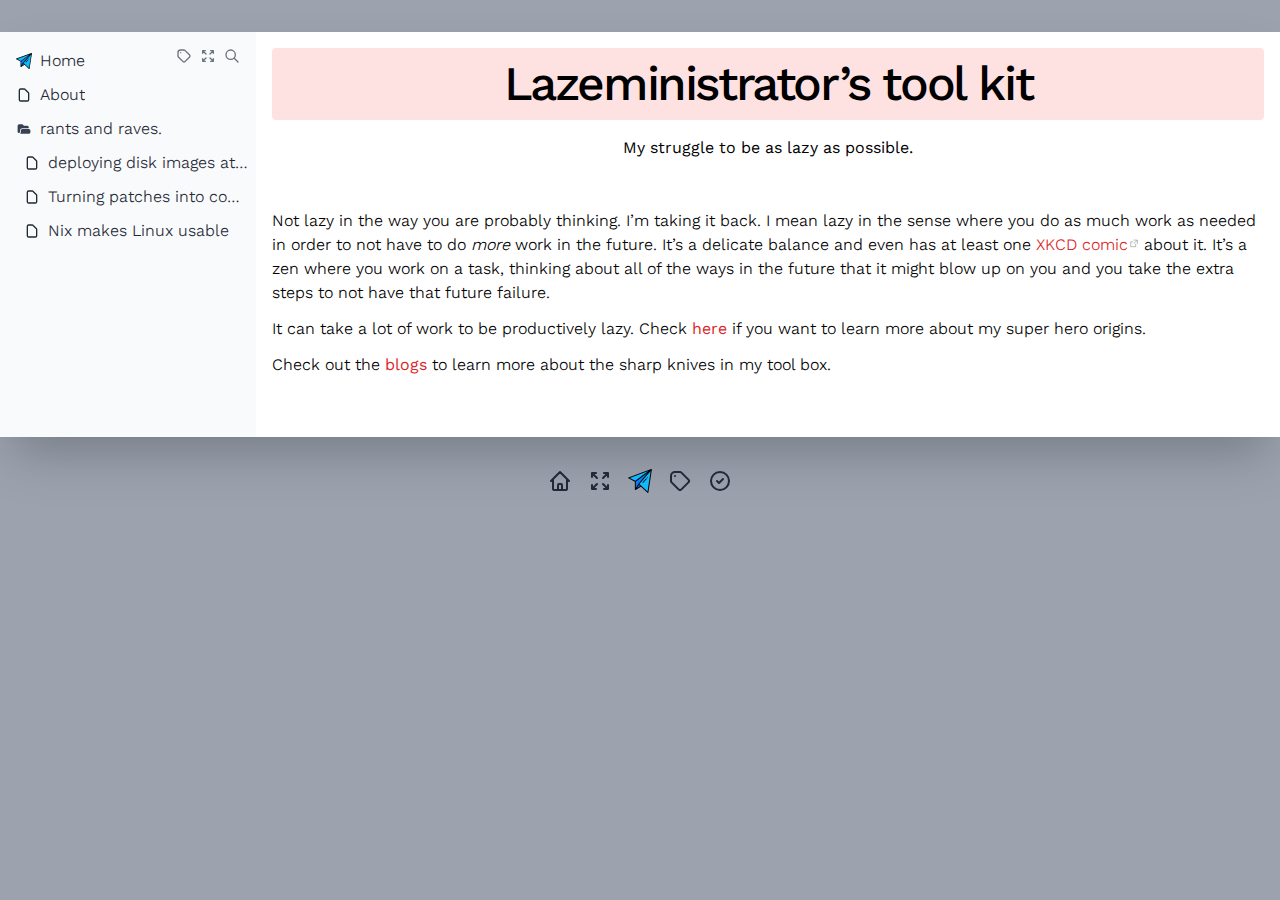
<file: index.html>
<!DOCTYPE html>
<html lang='en'>

<head>
  <meta charset='UTF-8' />
  <meta name='viewport' content='width=device-width, initial-scale=1' />
  <title>
    Lazeministrator’s tool kit – casey notes
  </title>
  
    
      <meta property='og:description' content='Not lazy in the way you are probably thinking. I’m taking it back. I mean lazy in the sense where you do as much work as needed in order to not have to do more work in the future. It’s a delicate balance and even has at least one XKCD comic about it. It’s a zen where you work on a task, thinking about all of the ways in the future that it might blow up on you and you take the extra steps to not have that future failure.' />
      <meta property='og:site_name' content='casey notes' />
      <meta property='og:image' content />
      <meta property='og:type' content='website' />
      <meta property='og:title' content='Lazeministrator’s tool kit' />
    
    
      <base href='/' />
      <link href='favicon.svg' rel='icon' />
    
    <meta name='generator' content='Emanote' />

  
  <link href='tailwind.css?instanceId=8c9457f7-4874-4998-8e2d-1bd04f7c6306' rel='stylesheet' type='text/css' />

  <style>
    /* Heist error element */
    strong.error {
      color: lightcoral;
      font-size: 90%;
      font-family: monospace;
    }

    /* External link icon */
    a[data-linkicon=""]::after {
      content: ""
    }

    a[data-linkicon=none]::after {
      content: ""
    }

    a[data-linkicon="external"]::after {
      content: url('data:image/svg+xml,\
      <svg xmlns="http://www.w3.org/2000/svg" height="0.7em" viewBox="0 0 20 20"> \
        <g style="stroke:gray;stroke-width:1"> \
          <line x1="5" y1="5" x2="5" y2="14" /> \
          <line x1="14" y1="9" x2="14" y2="14" /> \
          <line x1="5" y1="14" x2="14" y2="14" /> \
          <line x1="5" y1="5" x2="9" y2="5"  /> \
          <line x1="10" y1="2" x2="17" y2="2"  /> \
          <line x1="17" y1="2" x2="17" y2="9" /> \
          <line x1="10" y1="9" x2="17" y2="2" style="stroke-width:1.0" /> \
        </g> \
      </svg>');
    }

    a[data-linkicon="external"][href^="mailto:"]::after {
      content: url('data:image/svg+xml,\
        <svg \
          xmlns="http://www.w3.org/2000/svg" \
          height="0.7em" \
          fill="none" \
          viewBox="0 0 24 24" \
          stroke="gray" \
          stroke-width="2"> \
          <path \
            stroke-linecap="round" \
            stroke-linejoin="round" \
            d="M3 8l7.89 5.26a2 2 0 002.22 0L21 8M5 19h14a2 2 0 002-2V7a2 2 0 00-2-2H5a2 2 0 00-2 2v10a2 2 0 002 2z" /> \
        </svg>');
    }
  </style>
  <!-- What goes in this file will appear on near the end of <head>--><link rel='preload' href='_emanote-static/fonts/Work_Sans/WorkSans-VariableFont_wght.ttf' as='font' type='font/ttf' crossorigin />

<style>
  @font-face {
    font-family: 'WorkSans';
    /* FIXME: This ought to be: ${ema:emanoteStaticLayerUrl}/fonts/Work_Sans/WorkSans-VariableFont_wght.ttf */
    src: url(_emanote-static/fonts/Work_Sans/WorkSans-VariableFont_wght.ttf) format("truetype");
    font-display: swap;
  }

  body {
    font-family: 'WorkSans', sans-serif;
    font-variation-settings: 'wght' 350;
  }

  a.mavenLinkBold {
    font-variation-settings: 'wght' 400;
  }

  strong {
    font-variation-settings: 'wght' 500;
  }

  h1,
  h2,
  h3,
  h4,
  h5,
  h6,
  header,
  .header-font {
    font-family: 'WorkSans', sans-serif;
  }

  h1 {
    font-variation-settings: 'wght' 500;
  }

  h2 {
    font-variation-settings: 'wght' 400;
  }

  h3 {
    font-variation-settings: 'wght' 300;
  }
</style>


  
  <link rel='stylesheet' href='_emanote-static/stork/flat.css' />
<!-- Custom Stork-search styling for Emanote -->
<style>
  #stork-search-container {
    z-index: 1000;
    background-color: rgb(15 23 42/.8);
  }

  .stork-overflow-hidden-important {
    overflow: hidden !important;
  }
</style>


<script src='_emanote-static/stork/stork.js'></script>

  
    <script id='emanote-stork' data-emanote-base-url='/'>
      window.emanote = {};
      window.emanote.stork = {
        searchShown: false,
        indexIsStale: false,
        toggleSearch: function () {
          window.emanote.stork.refreshIndex();
          document.getElementById('stork-search-container').classList.toggle('hidden');
          window.emanote.stork.searchShown = document.body.classList.toggle('stork-overflow-hidden-important');
          if (window.emanote.stork.searchShown) {
            document.getElementById('stork-search-input').focus();
          }
        },
        clearSearch: function () {
          document.getElementById('stork-search-container').classList.add('hidden');
          document.body.classList.remove('stork-overflow-hidden-important');
          window.emanote.stork.searchShown = false;
        },

        getBaseUrl: function () {
          const baseUrl = document.getElementById("emanote-stork").getAttribute('data-emanote-base-url') || '/';
          return baseUrl;
        },

        registerIndex: function (options) {
          const indexName = 'emanote-search'; // used to match input[data-stork] attribute value
          const indexUrl = window.emanote.stork.getBaseUrl() + '-/stork.st';
          stork.register(
            indexName,
            indexUrl,
            options);
        },

        init: function () {
          if (document.readyState !== 'complete') {
            window.addEventListener('load', function () {
              stork.initialize(window.emanote.stork.getBaseUrl() + '_emanote-static/stork/stork.wasm');
              window.emanote.stork.registerIndex();
            });

            document.addEventListener('keydown', event => {
              if (window.emanote.stork.searchShown && event.key === 'Escape') {
                window.emanote.stork.clearSearch();
                event.preventDefault();
              } else if ((event.key == 'k' || event.key == 'K') && (event.ctrlKey || event.metaKey)) {
                window.emanote.stork.toggleSearch();
                event.preventDefault();
              }
            });
          } else {
            // This section is called during Ema's hot reload.
            // 
            // Mark the current index as stale, and refresh it *only when* the
            // user actually invokes search.
            // 
            // We do not refresh the index *right away*, as that will cause
            // memory leaks in the browser. See
            // https://github.com/srid/emanote/issues/411#issuecomment-1402056235
            console.log("stork: Marking index as stale");
            window.emanote.stork.markIndexAsStale();
          }
        },

        markIndexAsStale: function () {
          window.emanote.stork.indexIsStale = true;
        },

        refreshIndex: function () {
          if (window.emanote.stork.indexIsStale) {
            console.log("stork: Reloading index");
            window.emanote.stork.indexIsStale = false;
            // NOTE: This will leak memory. See the comment above.
            window.emanote.stork.registerIndex({ forceOverwrite: true });
          }
        }

      };

      window.emanote.stork.init();
    </script>
  

</head>

<!-- DoNotFormat -->



<!-- DoNotFormat -->

<body class='bg-gray-400 overflow-y-scroll'>
  
    <div class='container mx-auto'>

      <nav id='breadcrumbs' class='w-full text-gray-700 md:hidden'>
  <div class='flex justify-left'>
    <div class='w-full px-2 py-2 bg-gray-50'>
      <ul class='flex flex-wrap text-lg'>
        <li class='inline-flex items-center'>
          
            
              <img style='width: 1rem;' src='favicon.svg' />
            
          
        </li>
        
      </ul>
    </div>
    <button class='inline px-2 py-1 bg-gray-50 outline-none cursor-pointer focus:outline-none' title='Search (Ctrl+K)' type='button' onclick='window.emanote.stork.toggleSearch()'>
      <svg xmlns='http://www.w3.org/2000/svg' style='width: 1rem;' class='hover:text-red-700' f
 fill='none' viewBox='0 0 24 24' stroke='currentColor' stroke-width='2'>
  <path stroke-linecap='round' stroke-linejoin='round' d='M21 21l-6-6m2-5a7 7 0 11-14 0 7 7 0 0114 0z'></path>
</svg>
    </button>
    <button class='inline px-2 py-1 text-white bg-red-600 outline-none cursor-pointer focus:outline-none' title='Toggle sidebar' type='button' onclick="toggleHidden('sidebar')">
      <svg xmlns='http://www.w3.org/2000/svg' class='w-4' fill='none' viewBox='0 0 24 24' stroke='currentColor'>
        <path stroke-linecap='round' stroke-linejoin='round' stroke-width='2' d='M4 6h16M4 12h16M4 18h16'></path>
      </svg>
    </button>
    <script>
      function toggleHidden(elemId) {
        document.getElementById(elemId).classList.toggle("hidden");
      }
    </script>
  </div>
</nav>

      <div id='container' class='flex flex-nowrap flex-col md:flex-row bg-gray-50 md:mt-8 md:shadow-2xl md:mb-8'>
        <!-- Sidebar column -->
        <nav id='sidebar' class='flex-shrink hidden leading-relaxed md:block md:sticky md:top-0 md:h-full md:w-48 xl:w-64'>
          <div class='px-2 py-2 text-gray-800'>
            <div id='indexing-links' class='flex flex-row float-right p-2 space-x-2 text-gray-500'>
              <a href='-/tags.html' title='View tags'>
                <svg style='width: 1rem;' class='hover:text-red-700' fill='none' stroke='currentColor' viewBox='0 0 24 24' xmlns='http://www.w3.org/2000/svg'>
                  <path stroke-linecap='round' stroke-linejoin='round' stroke-width='2' d='M7 7h.01M7 3h5c.512 0 1.024.195 1.414.586l7 7a2 2 0 010 2.828l-7 7a2 2 0 01-2.828 0l-7-7A1.994 1.994 0 013 12V7a4 4 0 014-4z'>
                  </path>
                </svg>
              </a>
              <a href='-/all.html' title='Expand full tree'>
                <svg style='width: 1rem;' class='hover:text-red-700' fill='none' stroke='currentColor' viewBox='0 0 24 24' xmlns='http://www.w3.org/2000/svg'>
                  <path stroke-linecap='round' stroke-linejoin='round' stroke-width='2' d='M4 8V4m0 0h4M4 4l5 5m11-1V4m0 0h-4m4 0l-5 5M4 16v4m0 0h4m-4 0l5-5m11 5l-5-5m5 5v-4m0 4h-4'>
                  </path>
                </svg>
              </a>
              <a title='Search (Ctrl+K)' class='cursor-pointer' onclick='window.emanote.stork.toggleSearch()'>
                <svg xmlns='http://www.w3.org/2000/svg' style='width: 1rem;' class='hover:text-red-700' f
 fill='none' viewBox='0 0 24 24' stroke='currentColor' stroke-width='2'>
  <path stroke-linecap='round' stroke-linejoin='round' d='M21 21l-6-6m2-5a7 7 0 11-14 0 7 7 0 0114 0z'></path>
</svg>
              </a>
            </div>

            <div id='site-logo' class='pl-2'>
              <div class='flex items-center my-2 space-x-2 justify-left'>
                <a href='' title='Go to Home'>
                  
                    
                      <!-- The style width attribute here is to prevent huge
                      icon from displaying at those rare occasions when Tailwind
                      hasn't kicked in immediately on page load 
                      -->
                      <img style='width: 1rem;' class='transition transform hover:scale-110 hover:opacity-80' src='favicon.svg' />
                    
                  
                </a>
                <a class='font-bold truncate' title='Go to Home' href=''>
                  Home
                </a>
              </div>
            </div>

            
              <!-- Variable bindings for this tree-->
  
    
      
    
    



  


<!-- Rendering of this tree -->
<div class='pl-2'>
  <!-- Node's rootLabel-->
  <div class='flex items-center my-2 space-x-2 justify-left'>
    
    
      <svg class='w-4 h-4 flex-shrink-0 inline' fill='none' stroke='currentColor' viewBox='0 0 24 24' xmlns='http://www.w3.org/2000/svg'>
        <path stroke-linecap='round' stroke-linejoin='round' stroke-width='2' d='M7 21h10a2 2 0 002-2V9.414a1 1 0 00-.293-.707l-5.414-5.414A1 1 0 0012.586 3H7a2 2 0 00-2 2v14a2 2 0 002 2z'>
        </path>
      </svg>
    
  
    <a class='hover:underline truncate' title='About' href='about.html'>
      About
    </a>
    
      
  </div>

  <!-- Node's children forest, displayed only on active trees
    TODO: Use <details> to toggle visibility?
  -->
  
    
  
</div>
            
              <!-- Variable bindings for this tree-->
  
    
      
      
    



  
  

<!-- Rendering of this tree -->
<div class='pl-2'>
  <!-- Node's rootLabel-->
  <div class='flex items-center my-2 space-x-2 justify-left'>
    
    
      <svg xmlns='http://www.w3.org/2000/svg' class='w-4 h-4 flex-shrink-0 inline text-gray-700' viewBox='0 0 20 20' fill='currentColor'>
        <path fill-rule='evenodd' d='M2 6a2 2 0 012-2h4l2 2h4a2 2 0 012 2v1H8a3 3 0 00-3 3v1.5a1.5 1.5 0 01-3 0V6z' clip-rule='evenodd'></path>
        <path d='M6 12a2 2 0 012-2h8a2 2 0 012 2v2a2 2 0 01-2 2H2h2a2 2 0 002-2v-2z'></path>
      </svg>
      
  
    <a class='font-bold hover:underline truncate' title='rants and raves.' href='blog.html'>
      rants and raves.
    </a>
    
      
  </div>

  <!-- Node's children forest, displayed only on active trees
    TODO: Use <details> to toggle visibility?
  -->
  
    
      <!-- Variable bindings for this tree-->
  
    
      
    
    



  


<!-- Rendering of this tree -->
<div class='pl-2'>
  <!-- Node's rootLabel-->
  <div class='flex items-center my-2 space-x-2 justify-left'>
    
    
      <svg class='w-4 h-4 flex-shrink-0 inline' fill='none' stroke='currentColor' viewBox='0 0 24 24' xmlns='http://www.w3.org/2000/svg'>
        <path stroke-linecap='round' stroke-linejoin='round' stroke-width='2' d='M7 21h10a2 2 0 002-2V9.414a1 1 0 00-.293-.707l-5.414-5.414A1 1 0 0012.586 3H7a2 2 0 00-2 2v14a2 2 0 002 2z'>
        </path>
      </svg>
    
  
    <a class='hover:underline truncate' title='deploying disk images at speed' href='blog/nix-images-at-speed.html'>
      deploying disk images at speed
    </a>
    
      
  </div>

  <!-- Node's children forest, displayed only on active trees
    TODO: Use <details> to toggle visibility?
  -->
  
    
  
</div>
    
      <!-- Variable bindings for this tree-->
  
    
      
    
    



  


<!-- Rendering of this tree -->
<div class='pl-2'>
  <!-- Node's rootLabel-->
  <div class='flex items-center my-2 space-x-2 justify-left'>
    
    
      <svg class='w-4 h-4 flex-shrink-0 inline' fill='none' stroke='currentColor' viewBox='0 0 24 24' xmlns='http://www.w3.org/2000/svg'>
        <path stroke-linecap='round' stroke-linejoin='round' stroke-width='2' d='M7 21h10a2 2 0 002-2V9.414a1 1 0 00-.293-.707l-5.414-5.414A1 1 0 0012.586 3H7a2 2 0 00-2 2v14a2 2 0 002 2z'>
        </path>
      </svg>
    
  
    <a class='hover:underline truncate' title='Turning patches into configuration' href='blog/patches-into-configuration.html'>
      Turning patches into configuration
    </a>
    
      
  </div>

  <!-- Node's children forest, displayed only on active trees
    TODO: Use <details> to toggle visibility?
  -->
  
    
  
</div>
    
      <!-- Variable bindings for this tree-->
  
    
      
    
    



  


<!-- Rendering of this tree -->
<div class='pl-2'>
  <!-- Node's rootLabel-->
  <div class='flex items-center my-2 space-x-2 justify-left'>
    
    
      <svg class='w-4 h-4 flex-shrink-0 inline' fill='none' stroke='currentColor' viewBox='0 0 24 24' xmlns='http://www.w3.org/2000/svg'>
        <path stroke-linecap='round' stroke-linejoin='round' stroke-width='2' d='M7 21h10a2 2 0 002-2V9.414a1 1 0 00-.293-.707l-5.414-5.414A1 1 0 0012.586 3H7a2 2 0 00-2 2v14a2 2 0 002 2z'>
        </path>
      </svg>
    
  
    <a class='hover:underline truncate' title='Nix makes Linux usable' href='blog/why-nix.html'>
      Nix makes Linux usable
    </a>
    
      
  </div>

  <!-- Node's children forest, displayed only on active trees
    TODO: Use <details> to toggle visibility?
  -->
  
    
  
</div>
    
  
</div>
            

          </div>
        </nav>

        <!-- Main body column -->
        <div class='flex-1 w-full overflow-x-auto bg-white'>
          <main class='px-4 py-4'>
            <h1 class='flex items-end justify-center mb-4 p-3 bg-red-100 text-5xl font-extrabold text-black rounded'>
  <a class='z-40 tracking-tighter '>
    Lazeministrator’s tool kit
  </a>
</h1>
            <article class='overflow-auto'>
  <!-- What goes in this file will appear on top of note body-->
  <div xmlhtmlRaw><h2 style="text-align: center;">My struggle to be as lazy as possible.</h2>
</div><h2 class='inline-block mt-6 mb-4 text-4xl font-bold text-gray-700 border-b-2'></h2>
    <p class='mb-3'>
      Not lazy in the way you are probably thinking. I’m taking it back. I mean lazy in the sense where you do as much work as needed in order to not have to do <em>more</em> work in the future. It’s a delicate balance and even has at least one <a href='https://xkcd.com/1205/' class='text-red-600 hover:underline' data-linkicon='external' target='_blank' rel='noopener'>XKCD comic</a> about it. It’s a zen where you work on a task, thinking about all of the ways in the future that it might blow up on you and you take the extra steps to not have that future failure.
    </p>
  
    <p class='mb-3'>
      It can take a lot of work to be productively lazy. Check <a href='about.html' class='text-red-600 mavenLinkBold hover:underline' data-wikilink-type='WikiLinkNormal'>here</a> if you want to learn more about my super hero origins.
    </p>
  
    <p class='mb-3'>
      Check out the <a href='blog.html' class='text-red-600 mavenLinkBold hover:underline' data-wikilink-type='WikiLinkNormal'>blogs</a> to learn more about the sharp knives in my tool box.
    </p>
  

  <!-- What goes in this file will appear below the note body-->
</article>
            <div class='flex flex-col lg:flex-row lg:space-x-2'>
              
              
            </div>
            
  <section class='flex flex-wrap items-end justify-center my-4 space-x-2 space-y-2 font-mono text-sm'>
    
  </section>

            <!-- What goes in this file will at the very end of the main div -->
          </main>
        </div>
      </div>
      <footer class='flex items-center justify-center mt-2 mb-8 space-x-4 text-center text-gray-800'>
  
  <div>
    <a href='' title='Go to Home page'>
      <svg xmlns='http://www.w3.org/2000/svg' class='w-6 h-6 hover:text-red-700' fill='none' viewBox='0 0 24 24' stroke='currentColor'>
        <path stroke-linecap='round' stroke-linejoin='round' stroke-width='2' d='M3 12l2-2m0 0l7-7 7 7M5 10v10a1 1 0 001 1h3m10-11l2 2m-2-2v10a1 1 0 01-1 1h-3m-6 0a1 1 0 001-1v-4a1 1 0 011-1h2a1 1 0 011 1v4a1 1 0 001 1m-6 0h6'></path>
      </svg>
    </a>
  </div>
  <div>
    <a href='-/all.html' title='View Index'>
      <svg class='w-6 h-6 hover:text-red-700' fill='none' stroke='currentColor' viewBox='0 0 24 24' xmlns='http://www.w3.org/2000/svg'>
        <path stroke-linecap='round' stroke-linejoin='round' stroke-width='2' d='M4 8V4m0 0h4M4 4l5 5m11-1V4m0 0h-4m4 0l-5 5M4 16v4m0 0h4m-4 0l5-5m11 5l-5-5m5 5v-4m0 4h-4'>
        </path>
      </svg>
    </a>
  </div>
  <div>
    <a href='https://emanote.srid.ca' target='_blank' title='Generated by Emanote 1.0.3.5'>
      <img class='w-6 h-6 hover:text-red-700' src='_emanote-static/emanote-logo.svg' />
    </a>
  </div>
  <div>
    <a href='-/tags.html' title='View tags'>
      <svg class='w-6 h-6 hover:text-red-700' fill='none' stroke='currentColor' viewBox='0 0 24 24' xmlns='http://www.w3.org/2000/svg'>
        <path stroke-linecap='round' stroke-linejoin='round' stroke-width='2' d='M7 7h.01M7 3h5c.512 0 1.024.195 1.414.586l7 7a2 2 0 010 2.828l-7 7a2 2 0 01-2.828 0l-7-7A1.994 1.994 0 013 12V7a4 4 0 014-4z'>
        </path>
      </svg>
    </a>
  </div>
  <div>
    <a href='-/tasks.html' title='View tasks'>
      <svg xmlns='http://www.w3.org/2000/svg' class='w-6 h-6 hover:text-red-700' fill='none' viewBox='0 0 24 24' stroke='currentColor'>
        <path stroke-linecap='round' stroke-linejoin='round' stroke-width='2' d='M9 12l2 2 4-4m6 2a9 9 0 11-18 0 9 9 0 0118 0z'></path>
      </svg>
    </a>
  </div>
</footer>
    </div>
  
  <div id='stork-search-container' class='hidden fixed w-screen h-screen inset-0 backdrop-filter backdrop-blur-sm'>
  <div class='fixed w-screen h-screen inset-0' onclick='window.emanote.stork.toggleSearch()'></div>

  <div class='container mx-auto p-10 mt-10'>
    <div class='stork-wrapper-flat container mx-auto'>
      <input id='stork-search-input' data-stork='emanote-search' class='stork-input' placeholder='Search (Ctrl+K) ...' />
      <div data-stork='emanote-search-output' class='stork-output'></div>
    </div>
  </div>
</div>
  
    
  
</body>

</html>
</file>
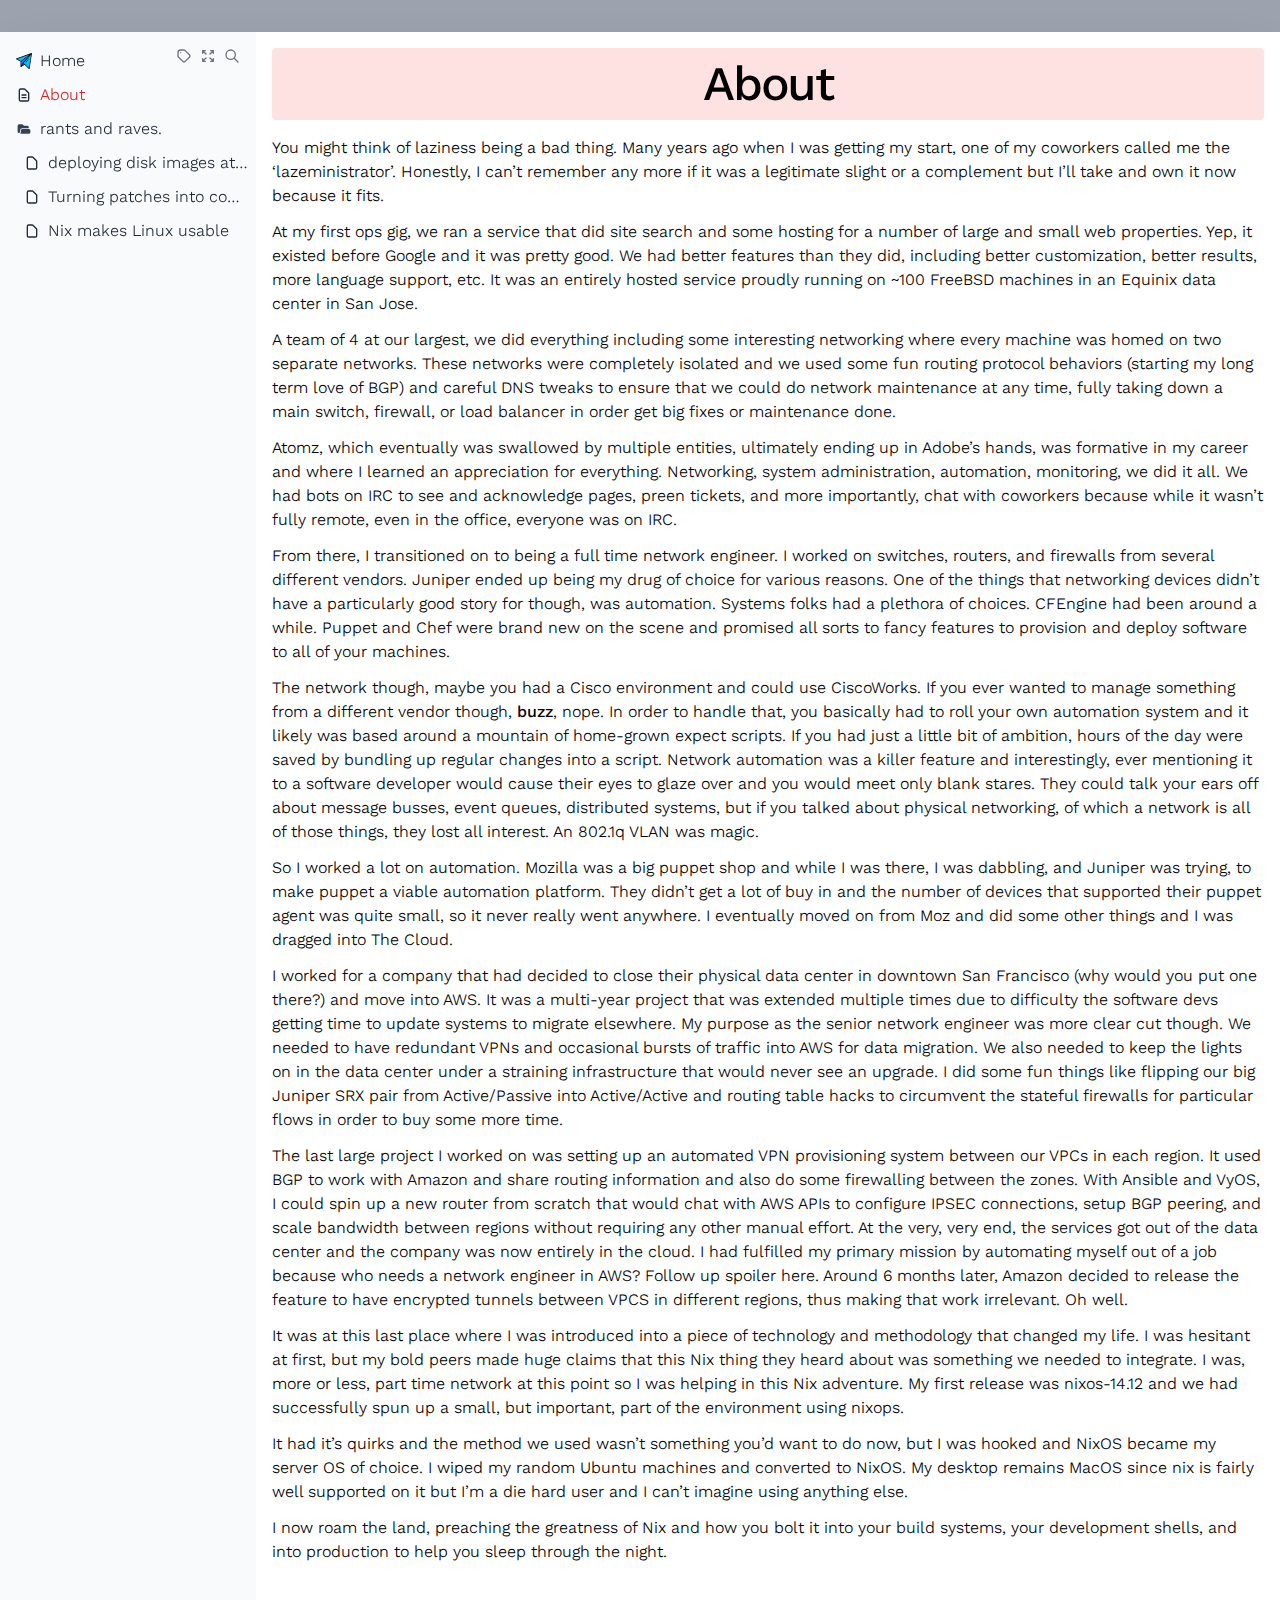
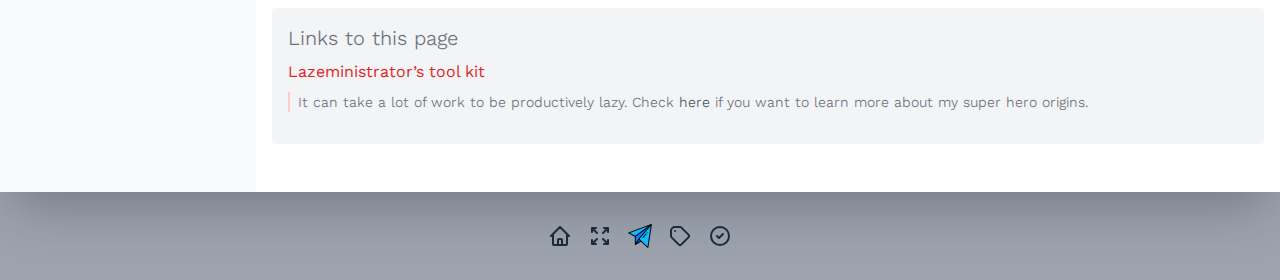
<file: about.html>
<!DOCTYPE html>
<html lang='en'>

<head>
  <meta charset='UTF-8' />
  <meta name='viewport' content='width=device-width, initial-scale=1' />
  <title>
    About – casey notes
  </title>
  
    
      <meta property='og:description' content='You might think of laziness being a bad thing. Many years ago when I was getting my start, one of my coworkers called me the lazeministrator. Honestly, I can’t remember any more if it was a legitimate slight or a complement but I’ll take and own it now because it fits.' />
      <meta property='og:site_name' content='casey notes' />
      <meta property='og:image' content />
      <meta property='og:type' content='website' />
      <meta property='og:title' content='About' />
    
    
      <base href='/' />
      <link href='favicon.svg' rel='icon' />
    
    <meta name='generator' content='Emanote' />

  
  <link href='tailwind.css?instanceId=8c9457f7-4874-4998-8e2d-1bd04f7c6306' rel='stylesheet' type='text/css' />

  <style>
    /* Heist error element */
    strong.error {
      color: lightcoral;
      font-size: 90%;
      font-family: monospace;
    }

    /* External link icon */
    a[data-linkicon=""]::after {
      content: ""
    }

    a[data-linkicon=none]::after {
      content: ""
    }

    a[data-linkicon="external"]::after {
      content: url('data:image/svg+xml,\
      <svg xmlns="http://www.w3.org/2000/svg" height="0.7em" viewBox="0 0 20 20"> \
        <g style="stroke:gray;stroke-width:1"> \
          <line x1="5" y1="5" x2="5" y2="14" /> \
          <line x1="14" y1="9" x2="14" y2="14" /> \
          <line x1="5" y1="14" x2="14" y2="14" /> \
          <line x1="5" y1="5" x2="9" y2="5"  /> \
          <line x1="10" y1="2" x2="17" y2="2"  /> \
          <line x1="17" y1="2" x2="17" y2="9" /> \
          <line x1="10" y1="9" x2="17" y2="2" style="stroke-width:1.0" /> \
        </g> \
      </svg>');
    }

    a[data-linkicon="external"][href^="mailto:"]::after {
      content: url('data:image/svg+xml,\
        <svg \
          xmlns="http://www.w3.org/2000/svg" \
          height="0.7em" \
          fill="none" \
          viewBox="0 0 24 24" \
          stroke="gray" \
          stroke-width="2"> \
          <path \
            stroke-linecap="round" \
            stroke-linejoin="round" \
            d="M3 8l7.89 5.26a2 2 0 002.22 0L21 8M5 19h14a2 2 0 002-2V7a2 2 0 00-2-2H5a2 2 0 00-2 2v10a2 2 0 002 2z" /> \
        </svg>');
    }
  </style>
  <!-- What goes in this file will appear on near the end of <head>--><link rel='preload' href='_emanote-static/fonts/Work_Sans/WorkSans-VariableFont_wght.ttf' as='font' type='font/ttf' crossorigin />

<style>
  @font-face {
    font-family: 'WorkSans';
    /* FIXME: This ought to be: ${ema:emanoteStaticLayerUrl}/fonts/Work_Sans/WorkSans-VariableFont_wght.ttf */
    src: url(_emanote-static/fonts/Work_Sans/WorkSans-VariableFont_wght.ttf) format("truetype");
    font-display: swap;
  }

  body {
    font-family: 'WorkSans', sans-serif;
    font-variation-settings: 'wght' 350;
  }

  a.mavenLinkBold {
    font-variation-settings: 'wght' 400;
  }

  strong {
    font-variation-settings: 'wght' 500;
  }

  h1,
  h2,
  h3,
  h4,
  h5,
  h6,
  header,
  .header-font {
    font-family: 'WorkSans', sans-serif;
  }

  h1 {
    font-variation-settings: 'wght' 500;
  }

  h2 {
    font-variation-settings: 'wght' 400;
  }

  h3 {
    font-variation-settings: 'wght' 300;
  }
</style>


  
  <link rel='stylesheet' href='_emanote-static/stork/flat.css' />
<!-- Custom Stork-search styling for Emanote -->
<style>
  #stork-search-container {
    z-index: 1000;
    background-color: rgb(15 23 42/.8);
  }

  .stork-overflow-hidden-important {
    overflow: hidden !important;
  }
</style>


<script src='_emanote-static/stork/stork.js'></script>

  
    <script id='emanote-stork' data-emanote-base-url='/'>
      window.emanote = {};
      window.emanote.stork = {
        searchShown: false,
        indexIsStale: false,
        toggleSearch: function () {
          window.emanote.stork.refreshIndex();
          document.getElementById('stork-search-container').classList.toggle('hidden');
          window.emanote.stork.searchShown = document.body.classList.toggle('stork-overflow-hidden-important');
          if (window.emanote.stork.searchShown) {
            document.getElementById('stork-search-input').focus();
          }
        },
        clearSearch: function () {
          document.getElementById('stork-search-container').classList.add('hidden');
          document.body.classList.remove('stork-overflow-hidden-important');
          window.emanote.stork.searchShown = false;
        },

        getBaseUrl: function () {
          const baseUrl = document.getElementById("emanote-stork").getAttribute('data-emanote-base-url') || '/';
          return baseUrl;
        },

        registerIndex: function (options) {
          const indexName = 'emanote-search'; // used to match input[data-stork] attribute value
          const indexUrl = window.emanote.stork.getBaseUrl() + '-/stork.st';
          stork.register(
            indexName,
            indexUrl,
            options);
        },

        init: function () {
          if (document.readyState !== 'complete') {
            window.addEventListener('load', function () {
              stork.initialize(window.emanote.stork.getBaseUrl() + '_emanote-static/stork/stork.wasm');
              window.emanote.stork.registerIndex();
            });

            document.addEventListener('keydown', event => {
              if (window.emanote.stork.searchShown && event.key === 'Escape') {
                window.emanote.stork.clearSearch();
                event.preventDefault();
              } else if ((event.key == 'k' || event.key == 'K') && (event.ctrlKey || event.metaKey)) {
                window.emanote.stork.toggleSearch();
                event.preventDefault();
              }
            });
          } else {
            // This section is called during Ema's hot reload.
            // 
            // Mark the current index as stale, and refresh it *only when* the
            // user actually invokes search.
            // 
            // We do not refresh the index *right away*, as that will cause
            // memory leaks in the browser. See
            // https://github.com/srid/emanote/issues/411#issuecomment-1402056235
            console.log("stork: Marking index as stale");
            window.emanote.stork.markIndexAsStale();
          }
        },

        markIndexAsStale: function () {
          window.emanote.stork.indexIsStale = true;
        },

        refreshIndex: function () {
          if (window.emanote.stork.indexIsStale) {
            console.log("stork: Reloading index");
            window.emanote.stork.indexIsStale = false;
            // NOTE: This will leak memory. See the comment above.
            window.emanote.stork.registerIndex({ forceOverwrite: true });
          }
        }

      };

      window.emanote.stork.init();
    </script>
  

</head>

<!-- DoNotFormat -->



<!-- DoNotFormat -->

<body class='bg-gray-400 overflow-y-scroll'>
  
    <div class='container mx-auto'>

      <nav id='breadcrumbs' class='w-full text-gray-700 md:hidden'>
  <div class='flex justify-left'>
    <div class='w-full px-2 py-2 bg-gray-50'>
      <ul class='flex flex-wrap text-lg'>
        <li class='inline-flex items-center'>
          
            
              <img style='width: 1rem;' src='favicon.svg' />
            
          
        </li>
        
          
            <li class='inline-flex items-center'>
              <a class='px-1 font-bold' href=''>
                Lazeministrator’s tool kit
              </a>
              <svg fill='currentColor' viewBox='0 0 20 20' class='w-auto h-5 text-gray-400'>
                <path fill-rule='evenodd' d='M7.293 14.707a1 1 0 010-1.414L10.586 10 7.293 6.707a1 1 0 011.414-1.414l4 4a1 1 0 010 1.414l-4 4a1 1 0 01-1.414 0z' clip-rule='evenodd'></path>
              </svg>
            </li>
          
        
      </ul>
    </div>
    <button class='inline px-2 py-1 bg-gray-50 outline-none cursor-pointer focus:outline-none' title='Search (Ctrl+K)' type='button' onclick='window.emanote.stork.toggleSearch()'>
      <svg xmlns='http://www.w3.org/2000/svg' style='width: 1rem;' class='hover:text-red-700' f
 fill='none' viewBox='0 0 24 24' stroke='currentColor' stroke-width='2'>
  <path stroke-linecap='round' stroke-linejoin='round' d='M21 21l-6-6m2-5a7 7 0 11-14 0 7 7 0 0114 0z'></path>
</svg>
    </button>
    <button class='inline px-2 py-1 text-white bg-red-600 outline-none cursor-pointer focus:outline-none' title='Toggle sidebar' type='button' onclick="toggleHidden('sidebar')">
      <svg xmlns='http://www.w3.org/2000/svg' class='w-4' fill='none' viewBox='0 0 24 24' stroke='currentColor'>
        <path stroke-linecap='round' stroke-linejoin='round' stroke-width='2' d='M4 6h16M4 12h16M4 18h16'></path>
      </svg>
    </button>
    <script>
      function toggleHidden(elemId) {
        document.getElementById(elemId).classList.toggle("hidden");
      }
    </script>
  </div>
</nav>

      <div id='container' class='flex flex-nowrap flex-col md:flex-row bg-gray-50 md:mt-8 md:shadow-2xl md:mb-8'>
        <!-- Sidebar column -->
        <nav id='sidebar' class='flex-shrink hidden leading-relaxed md:block md:sticky md:top-0 md:h-full md:w-48 xl:w-64'>
          <div class='px-2 py-2 text-gray-800'>
            <div id='indexing-links' class='flex flex-row float-right p-2 space-x-2 text-gray-500'>
              <a href='-/tags.html' title='View tags'>
                <svg style='width: 1rem;' class='hover:text-red-700' fill='none' stroke='currentColor' viewBox='0 0 24 24' xmlns='http://www.w3.org/2000/svg'>
                  <path stroke-linecap='round' stroke-linejoin='round' stroke-width='2' d='M7 7h.01M7 3h5c.512 0 1.024.195 1.414.586l7 7a2 2 0 010 2.828l-7 7a2 2 0 01-2.828 0l-7-7A1.994 1.994 0 013 12V7a4 4 0 014-4z'>
                  </path>
                </svg>
              </a>
              <a href='-/all.html' title='Expand full tree'>
                <svg style='width: 1rem;' class='hover:text-red-700' fill='none' stroke='currentColor' viewBox='0 0 24 24' xmlns='http://www.w3.org/2000/svg'>
                  <path stroke-linecap='round' stroke-linejoin='round' stroke-width='2' d='M4 8V4m0 0h4M4 4l5 5m11-1V4m0 0h-4m4 0l-5 5M4 16v4m0 0h4m-4 0l5-5m11 5l-5-5m5 5v-4m0 4h-4'>
                  </path>
                </svg>
              </a>
              <a title='Search (Ctrl+K)' class='cursor-pointer' onclick='window.emanote.stork.toggleSearch()'>
                <svg xmlns='http://www.w3.org/2000/svg' style='width: 1rem;' class='hover:text-red-700' f
 fill='none' viewBox='0 0 24 24' stroke='currentColor' stroke-width='2'>
  <path stroke-linecap='round' stroke-linejoin='round' d='M21 21l-6-6m2-5a7 7 0 11-14 0 7 7 0 0114 0z'></path>
</svg>
              </a>
            </div>

            <div id='site-logo' class='pl-2'>
              <div class='flex items-center my-2 space-x-2 justify-left'>
                <a href='' title='Go to Home'>
                  
                    
                      <!-- The style width attribute here is to prevent huge
                      icon from displaying at those rare occasions when Tailwind
                      hasn't kicked in immediately on page load 
                      -->
                      <img style='width: 1rem;' class='transition transform hover:scale-110 hover:opacity-80' src='favicon.svg' />
                    
                  
                </a>
                <a class='font-bold truncate' title='Go to Home' href=''>
                  Home
                </a>
              </div>
            </div>

            
              <!-- Variable bindings for this tree-->
  
  


  


<!-- Rendering of this tree -->
<div class='pl-2'>
  <!-- Node's rootLabel-->
  <div class='flex items-center my-2 space-x-2 justify-left'>
    
    
      <svg class='w-4 h-4 flex-shrink-0 inline' fill='none' stroke='currentColor' viewBox='0 0 24 24' xmlns='http://www.w3.org/2000/svg'>
        <path stroke-linecap='round' stroke-linejoin='round' stroke-width='2' d='M9 12h6m-6 4h6m2 5H7a2 2 0 01-2-2V5a2 2 0 012-2h5.586a1 1 0 01.707.293l5.414 5.414a1 1 0 01.293.707V19a2 2 0 01-2 2z'>
        </path>
      </svg>
      
  
    <a class='font-bold text-red-600 hover:underline truncate' title='About' href='about.html'>
      About
    </a>
    
      
  </div>

  <!-- Node's children forest, displayed only on active trees
    TODO: Use <details> to toggle visibility?
  -->
  
    
  
</div>
            
              <!-- Variable bindings for this tree-->
  
    
      
      
    



  
  

<!-- Rendering of this tree -->
<div class='pl-2'>
  <!-- Node's rootLabel-->
  <div class='flex items-center my-2 space-x-2 justify-left'>
    
    
      <svg xmlns='http://www.w3.org/2000/svg' class='w-4 h-4 flex-shrink-0 inline text-gray-700' viewBox='0 0 20 20' fill='currentColor'>
        <path fill-rule='evenodd' d='M2 6a2 2 0 012-2h4l2 2h4a2 2 0 012 2v1H8a3 3 0 00-3 3v1.5a1.5 1.5 0 01-3 0V6z' clip-rule='evenodd'></path>
        <path d='M6 12a2 2 0 012-2h8a2 2 0 012 2v2a2 2 0 01-2 2H2h2a2 2 0 002-2v-2z'></path>
      </svg>
      
  
    <a class='font-bold hover:underline truncate' title='rants and raves.' href='blog.html'>
      rants and raves.
    </a>
    
      
  </div>

  <!-- Node's children forest, displayed only on active trees
    TODO: Use <details> to toggle visibility?
  -->
  
    
      <!-- Variable bindings for this tree-->
  
    
      
    
    



  


<!-- Rendering of this tree -->
<div class='pl-2'>
  <!-- Node's rootLabel-->
  <div class='flex items-center my-2 space-x-2 justify-left'>
    
    
      <svg class='w-4 h-4 flex-shrink-0 inline' fill='none' stroke='currentColor' viewBox='0 0 24 24' xmlns='http://www.w3.org/2000/svg'>
        <path stroke-linecap='round' stroke-linejoin='round' stroke-width='2' d='M7 21h10a2 2 0 002-2V9.414a1 1 0 00-.293-.707l-5.414-5.414A1 1 0 0012.586 3H7a2 2 0 00-2 2v14a2 2 0 002 2z'>
        </path>
      </svg>
    
  
    <a class='hover:underline truncate' title='deploying disk images at speed' href='blog/nix-images-at-speed.html'>
      deploying disk images at speed
    </a>
    
      
  </div>

  <!-- Node's children forest, displayed only on active trees
    TODO: Use <details> to toggle visibility?
  -->
  
    
  
</div>
    
      <!-- Variable bindings for this tree-->
  
    
      
    
    



  


<!-- Rendering of this tree -->
<div class='pl-2'>
  <!-- Node's rootLabel-->
  <div class='flex items-center my-2 space-x-2 justify-left'>
    
    
      <svg class='w-4 h-4 flex-shrink-0 inline' fill='none' stroke='currentColor' viewBox='0 0 24 24' xmlns='http://www.w3.org/2000/svg'>
        <path stroke-linecap='round' stroke-linejoin='round' stroke-width='2' d='M7 21h10a2 2 0 002-2V9.414a1 1 0 00-.293-.707l-5.414-5.414A1 1 0 0012.586 3H7a2 2 0 00-2 2v14a2 2 0 002 2z'>
        </path>
      </svg>
    
  
    <a class='hover:underline truncate' title='Turning patches into configuration' href='blog/patches-into-configuration.html'>
      Turning patches into configuration
    </a>
    
      
  </div>

  <!-- Node's children forest, displayed only on active trees
    TODO: Use <details> to toggle visibility?
  -->
  
    
  
</div>
    
      <!-- Variable bindings for this tree-->
  
    
      
    
    



  


<!-- Rendering of this tree -->
<div class='pl-2'>
  <!-- Node's rootLabel-->
  <div class='flex items-center my-2 space-x-2 justify-left'>
    
    
      <svg class='w-4 h-4 flex-shrink-0 inline' fill='none' stroke='currentColor' viewBox='0 0 24 24' xmlns='http://www.w3.org/2000/svg'>
        <path stroke-linecap='round' stroke-linejoin='round' stroke-width='2' d='M7 21h10a2 2 0 002-2V9.414a1 1 0 00-.293-.707l-5.414-5.414A1 1 0 0012.586 3H7a2 2 0 00-2 2v14a2 2 0 002 2z'>
        </path>
      </svg>
    
  
    <a class='hover:underline truncate' title='Nix makes Linux usable' href='blog/why-nix.html'>
      Nix makes Linux usable
    </a>
    
      
  </div>

  <!-- Node's children forest, displayed only on active trees
    TODO: Use <details> to toggle visibility?
  -->
  
    
  
</div>
    
  
</div>
            

          </div>
        </nav>

        <!-- Main body column -->
        <div class='flex-1 w-full overflow-x-auto bg-white'>
          <main class='px-4 py-4'>
            <h1 class='flex items-end justify-center mb-4 p-3 bg-red-100 text-5xl font-extrabold text-black rounded'>
  <a class='z-40 tracking-tighter '>
    About
  </a>
</h1>
            <article class='overflow-auto'>
  <!-- What goes in this file will appear on top of note body-->
  
    <p class='mb-3'>
      You might think of laziness being a bad thing. Many years ago when I was getting my start, one of my coworkers called me the ‘lazeministrator’. Honestly, I can’t remember any more if it was a legitimate slight or a complement but I’ll take and own it now because it fits.
    </p>
  
    <p class='mb-3'>
      At my first ops gig, we ran a service that did site search and some hosting for a number of large and small web properties. Yep, it existed before Google and it was pretty good. We had better features than they did, including better customization, better results, more language support, etc. It was an entirely hosted service proudly running on ~100 FreeBSD machines in an Equinix data center in San Jose.
    </p>
  
    <p class='mb-3'>
      A team of 4 at our largest, we did everything including some interesting networking where every machine was homed on two separate networks. These networks were completely isolated and we used some fun routing protocol behaviors (starting my long term love of BGP) and careful DNS tweaks to ensure that we could do network maintenance at any time, fully taking down a main switch, firewall, or load balancer in order get big fixes or maintenance done.
    </p>
  
    <p class='mb-3'>
      Atomz, which eventually was swallowed by multiple entities, ultimately ending up in Adobe’s hands, was formative in my career and where I learned an appreciation for everything. Networking, system administration, automation, monitoring, we did it all. We had bots on IRC to see and acknowledge pages, preen tickets, and more importantly, chat with coworkers because while it wasn’t fully remote, even in the office, everyone was on IRC.
    </p>
  
    <p class='mb-3'>
      From there, I transitioned on to being a full time network engineer. I worked on switches, routers, and firewalls from several different vendors. Juniper ended up being my drug of choice for various reasons. One of the things that networking devices didn’t have a particularly good story for though, was automation. Systems folks had a plethora of choices. CFEngine had been around a while. Puppet and Chef were brand new on the scene and promised all sorts to fancy features to provision and deploy software to all of your machines.
    </p>
  
    <p class='mb-3'>
      The network though, maybe you had a Cisco environment and could use CiscoWorks. If you ever wanted to manage something from a different vendor though, <strong>buzz</strong>, nope. In order to handle that, you basically had to roll your own automation system and it likely was based around a mountain of home-grown expect scripts. If you had just a little bit of ambition, hours of the day were saved by bundling up regular changes into a script. Network automation was a killer feature and interestingly, ever mentioning it to a software developer would cause their eyes to glaze over and you would meet only blank stares. They could talk your ears off about message busses, event queues, distributed systems, but if you talked about physical networking, of which a network is all of those things, they lost all interest. An 802.1q VLAN was magic.
    </p>
  
    <p class='mb-3'>
      So I worked a lot on automation. Mozilla was a big puppet shop and while I was there, I was dabbling, and Juniper was trying, to make puppet a viable automation platform. They didn’t get a lot of buy in and the number of devices that supported their puppet agent was quite small, so it never really went anywhere. I eventually moved on from Moz and did some other things and I was dragged into The Cloud.
    </p>
  
    <p class='mb-3'>
      I worked for a company that had decided to close their physical data center in downtown San Francisco (why would you put one there?) and move into AWS. It was a multi-year project that was extended multiple times due to difficulty the software devs getting time to update systems to migrate elsewhere. My purpose as the senior network engineer was more clear cut though. We needed to have redundant VPNs and occasional bursts of traffic into AWS for data migration. We also needed to keep the lights on in the data center under a straining infrastructure that would never see an upgrade. I did some fun things like flipping our big Juniper SRX pair from Active/Passive into Active/Active and routing table hacks to circumvent the stateful firewalls for particular flows in order to buy some more time.
    </p>
  
    <p class='mb-3'>
      The last large project I worked on was setting up an automated VPN provisioning system between our VPCs in each region. It used BGP to work with Amazon and share routing information and also do some firewalling between the zones. With Ansible and VyOS, I could spin up a new router from scratch that would chat with AWS APIs to configure IPSEC connections, setup BGP peering, and scale bandwidth between regions without requiring any other manual effort. At the very, very end, the services got out of the data center and the company was now entirely in the cloud. I had fulfilled my primary mission by automating myself out of a job because who needs a network engineer in AWS? Follow up spoiler here. Around 6 months later, Amazon decided to release the feature to have encrypted tunnels between VPCS in different regions, thus making that work irrelevant. Oh well.
    </p>
  
    <p class='mb-3'>
      It was at this last place where I was introduced into a piece of technology and methodology that changed my life. I was hesitant at first, but my bold peers made huge claims that this Nix thing they heard about was something we needed to integrate. I was, more or less, part time network at this point so I was helping in this Nix adventure. My first release was nixos-14.12 and we had successfully spun up a small, but important, part of the environment using nixops.
    </p>
  
    <p class='mb-3'>
      It had it’s quirks and the method we used wasn’t something you’d want to do now, but I was hooked and NixOS became my server OS of choice. I wiped my random Ubuntu machines and converted to NixOS. My desktop remains MacOS since nix is fairly well supported on it but I’m a die hard user and I can’t imagine using anything else.
    </p>
  
    <p class='mb-3'>
      I now roam the land, preaching the greatness of Nix and how you bolt it into your build systems, your development shells, and into production to help you sleep through the night.
    </p>
  

  <!-- What goes in this file will appear below the note body-->
</article>
            <div class='flex flex-col lg:flex-row lg:space-x-2'>
              
              
  <div class='flex-1 p-4 mt-8 bg-gray-100 rounded'>
    <header class='mb-2 text-xl font-semibold text-gray-500'>Links to this page</header>
    <ul class='space-y-1'>
      
        <li>
          <a class='text-red-600 mavenLinkBold hover:bg-red-50' href=''>
            Lazeministrator’s tool kit
          </a>
          
            <div class='mb-4 overflow-auto text-sm text-gray-500'>
  
    <div class='pl-2 mt-2 border-l-2 border-red-200 hover:border-red-500'>
      <div><p>It can take a lot of work to be productively lazy. Check <a href='about.html' class='text-gray-600 font-bold hover:bg-gray-50' data-wikilink-type='WikiLinkNormal'>here</a> if you want to learn more about my super hero origins.</p></div>
    </div>
  
</div>
          
        </li>
      
    </ul>
  </div>

            </div>
            
  <section class='flex flex-wrap items-end justify-center my-4 space-x-2 space-y-2 font-mono text-sm'>
    
  </section>

            <!-- What goes in this file will at the very end of the main div -->
          </main>
        </div>
      </div>
      <footer class='flex items-center justify-center mt-2 mb-8 space-x-4 text-center text-gray-800'>
  
  <div>
    <a href='' title='Go to Home page'>
      <svg xmlns='http://www.w3.org/2000/svg' class='w-6 h-6 hover:text-red-700' fill='none' viewBox='0 0 24 24' stroke='currentColor'>
        <path stroke-linecap='round' stroke-linejoin='round' stroke-width='2' d='M3 12l2-2m0 0l7-7 7 7M5 10v10a1 1 0 001 1h3m10-11l2 2m-2-2v10a1 1 0 01-1 1h-3m-6 0a1 1 0 001-1v-4a1 1 0 011-1h2a1 1 0 011 1v4a1 1 0 001 1m-6 0h6'></path>
      </svg>
    </a>
  </div>
  <div>
    <a href='-/all.html' title='View Index'>
      <svg class='w-6 h-6 hover:text-red-700' fill='none' stroke='currentColor' viewBox='0 0 24 24' xmlns='http://www.w3.org/2000/svg'>
        <path stroke-linecap='round' stroke-linejoin='round' stroke-width='2' d='M4 8V4m0 0h4M4 4l5 5m11-1V4m0 0h-4m4 0l-5 5M4 16v4m0 0h4m-4 0l5-5m11 5l-5-5m5 5v-4m0 4h-4'>
        </path>
      </svg>
    </a>
  </div>
  <div>
    <a href='https://emanote.srid.ca' target='_blank' title='Generated by Emanote 1.0.3.5'>
      <img class='w-6 h-6 hover:text-red-700' src='_emanote-static/emanote-logo.svg' />
    </a>
  </div>
  <div>
    <a href='-/tags.html' title='View tags'>
      <svg class='w-6 h-6 hover:text-red-700' fill='none' stroke='currentColor' viewBox='0 0 24 24' xmlns='http://www.w3.org/2000/svg'>
        <path stroke-linecap='round' stroke-linejoin='round' stroke-width='2' d='M7 7h.01M7 3h5c.512 0 1.024.195 1.414.586l7 7a2 2 0 010 2.828l-7 7a2 2 0 01-2.828 0l-7-7A1.994 1.994 0 013 12V7a4 4 0 014-4z'>
        </path>
      </svg>
    </a>
  </div>
  <div>
    <a href='-/tasks.html' title='View tasks'>
      <svg xmlns='http://www.w3.org/2000/svg' class='w-6 h-6 hover:text-red-700' fill='none' viewBox='0 0 24 24' stroke='currentColor'>
        <path stroke-linecap='round' stroke-linejoin='round' stroke-width='2' d='M9 12l2 2 4-4m6 2a9 9 0 11-18 0 9 9 0 0118 0z'></path>
      </svg>
    </a>
  </div>
</footer>
    </div>
  
  <div id='stork-search-container' class='hidden fixed w-screen h-screen inset-0 backdrop-filter backdrop-blur-sm'>
  <div class='fixed w-screen h-screen inset-0' onclick='window.emanote.stork.toggleSearch()'></div>

  <div class='container mx-auto p-10 mt-10'>
    <div class='stork-wrapper-flat container mx-auto'>
      <input id='stork-search-input' data-stork='emanote-search' class='stork-input' placeholder='Search (Ctrl+K) ...' />
      <div data-stork='emanote-search-output' class='stork-output'></div>
    </div>
  </div>
</div>
  
    
  
</body>

</html>
</file>
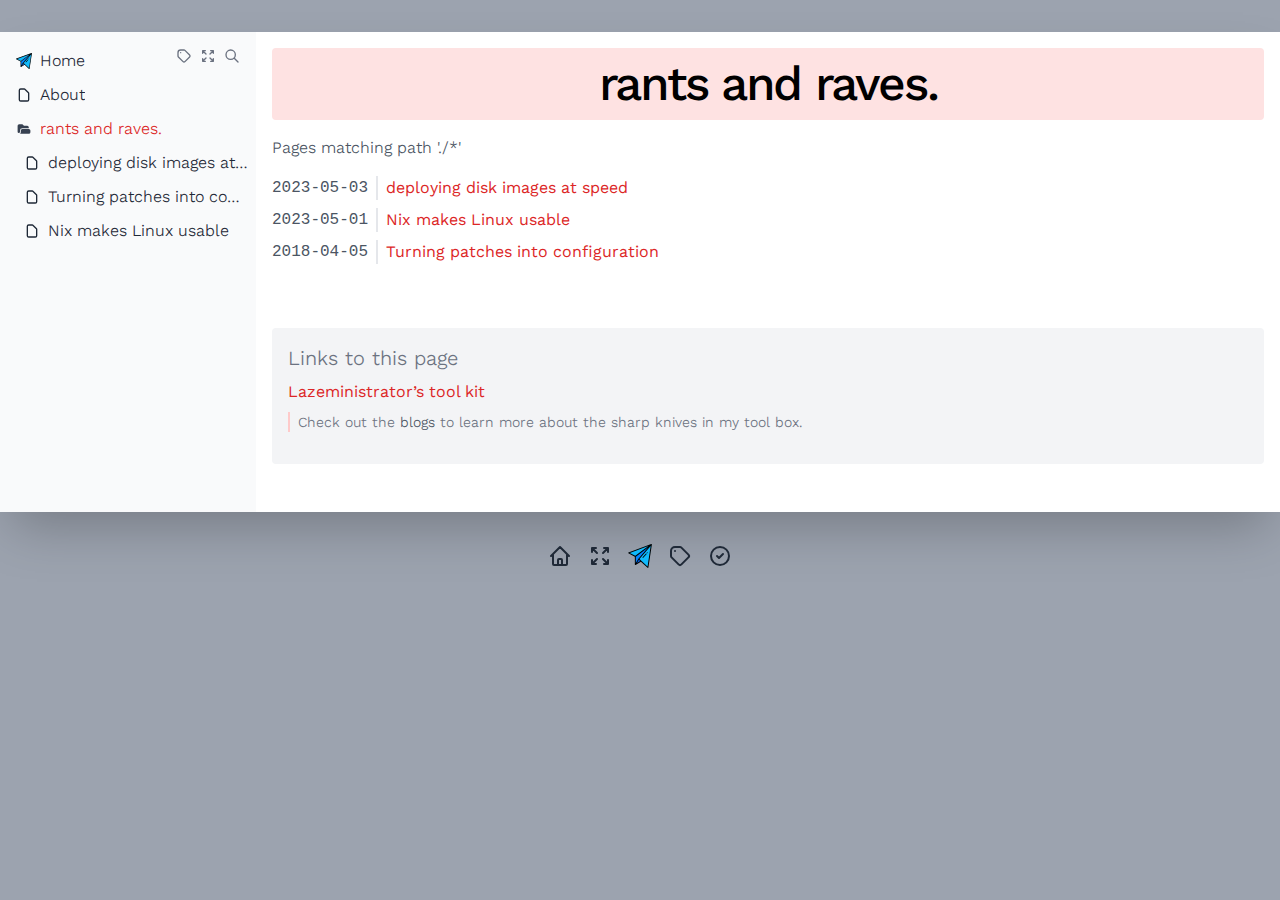
<file: blog.html>
<!DOCTYPE html>
<html lang='en'>

<head>
  <meta charset='UTF-8' />
  <meta name='viewport' content='width=device-width, initial-scale=1' />
  <title>
    rants and raves. – casey notes
  </title>
  
    
      <meta property='og:description' content />
      <meta property='og:site_name' content='casey notes' />
      <meta property='og:image' content />
      <meta property='og:type' content='website' />
      <meta property='og:title' content='rants and raves.' />
    
    
      <base href='/' />
      <link href='favicon.svg' rel='icon' />
    
    <meta name='generator' content='Emanote' />

  
  <link href='tailwind.css?instanceId=8c9457f7-4874-4998-8e2d-1bd04f7c6306' rel='stylesheet' type='text/css' />

  <style>
    /* Heist error element */
    strong.error {
      color: lightcoral;
      font-size: 90%;
      font-family: monospace;
    }

    /* External link icon */
    a[data-linkicon=""]::after {
      content: ""
    }

    a[data-linkicon=none]::after {
      content: ""
    }

    a[data-linkicon="external"]::after {
      content: url('data:image/svg+xml,\
      <svg xmlns="http://www.w3.org/2000/svg" height="0.7em" viewBox="0 0 20 20"> \
        <g style="stroke:gray;stroke-width:1"> \
          <line x1="5" y1="5" x2="5" y2="14" /> \
          <line x1="14" y1="9" x2="14" y2="14" /> \
          <line x1="5" y1="14" x2="14" y2="14" /> \
          <line x1="5" y1="5" x2="9" y2="5"  /> \
          <line x1="10" y1="2" x2="17" y2="2"  /> \
          <line x1="17" y1="2" x2="17" y2="9" /> \
          <line x1="10" y1="9" x2="17" y2="2" style="stroke-width:1.0" /> \
        </g> \
      </svg>');
    }

    a[data-linkicon="external"][href^="mailto:"]::after {
      content: url('data:image/svg+xml,\
        <svg \
          xmlns="http://www.w3.org/2000/svg" \
          height="0.7em" \
          fill="none" \
          viewBox="0 0 24 24" \
          stroke="gray" \
          stroke-width="2"> \
          <path \
            stroke-linecap="round" \
            stroke-linejoin="round" \
            d="M3 8l7.89 5.26a2 2 0 002.22 0L21 8M5 19h14a2 2 0 002-2V7a2 2 0 00-2-2H5a2 2 0 00-2 2v10a2 2 0 002 2z" /> \
        </svg>');
    }
  </style>
  <!-- What goes in this file will appear on near the end of <head>--><link rel='preload' href='_emanote-static/fonts/Work_Sans/WorkSans-VariableFont_wght.ttf' as='font' type='font/ttf' crossorigin />

<style>
  @font-face {
    font-family: 'WorkSans';
    /* FIXME: This ought to be: ${ema:emanoteStaticLayerUrl}/fonts/Work_Sans/WorkSans-VariableFont_wght.ttf */
    src: url(_emanote-static/fonts/Work_Sans/WorkSans-VariableFont_wght.ttf) format("truetype");
    font-display: swap;
  }

  body {
    font-family: 'WorkSans', sans-serif;
    font-variation-settings: 'wght' 350;
  }

  a.mavenLinkBold {
    font-variation-settings: 'wght' 400;
  }

  strong {
    font-variation-settings: 'wght' 500;
  }

  h1,
  h2,
  h3,
  h4,
  h5,
  h6,
  header,
  .header-font {
    font-family: 'WorkSans', sans-serif;
  }

  h1 {
    font-variation-settings: 'wght' 500;
  }

  h2 {
    font-variation-settings: 'wght' 400;
  }

  h3 {
    font-variation-settings: 'wght' 300;
  }
</style>


  
  <link rel='stylesheet' href='_emanote-static/stork/flat.css' />
<!-- Custom Stork-search styling for Emanote -->
<style>
  #stork-search-container {
    z-index: 1000;
    background-color: rgb(15 23 42/.8);
  }

  .stork-overflow-hidden-important {
    overflow: hidden !important;
  }
</style>


<script src='_emanote-static/stork/stork.js'></script>

  
    <script id='emanote-stork' data-emanote-base-url='/'>
      window.emanote = {};
      window.emanote.stork = {
        searchShown: false,
        indexIsStale: false,
        toggleSearch: function () {
          window.emanote.stork.refreshIndex();
          document.getElementById('stork-search-container').classList.toggle('hidden');
          window.emanote.stork.searchShown = document.body.classList.toggle('stork-overflow-hidden-important');
          if (window.emanote.stork.searchShown) {
            document.getElementById('stork-search-input').focus();
          }
        },
        clearSearch: function () {
          document.getElementById('stork-search-container').classList.add('hidden');
          document.body.classList.remove('stork-overflow-hidden-important');
          window.emanote.stork.searchShown = false;
        },

        getBaseUrl: function () {
          const baseUrl = document.getElementById("emanote-stork").getAttribute('data-emanote-base-url') || '/';
          return baseUrl;
        },

        registerIndex: function (options) {
          const indexName = 'emanote-search'; // used to match input[data-stork] attribute value
          const indexUrl = window.emanote.stork.getBaseUrl() + '-/stork.st';
          stork.register(
            indexName,
            indexUrl,
            options);
        },

        init: function () {
          if (document.readyState !== 'complete') {
            window.addEventListener('load', function () {
              stork.initialize(window.emanote.stork.getBaseUrl() + '_emanote-static/stork/stork.wasm');
              window.emanote.stork.registerIndex();
            });

            document.addEventListener('keydown', event => {
              if (window.emanote.stork.searchShown && event.key === 'Escape') {
                window.emanote.stork.clearSearch();
                event.preventDefault();
              } else if ((event.key == 'k' || event.key == 'K') && (event.ctrlKey || event.metaKey)) {
                window.emanote.stork.toggleSearch();
                event.preventDefault();
              }
            });
          } else {
            // This section is called during Ema's hot reload.
            // 
            // Mark the current index as stale, and refresh it *only when* the
            // user actually invokes search.
            // 
            // We do not refresh the index *right away*, as that will cause
            // memory leaks in the browser. See
            // https://github.com/srid/emanote/issues/411#issuecomment-1402056235
            console.log("stork: Marking index as stale");
            window.emanote.stork.markIndexAsStale();
          }
        },

        markIndexAsStale: function () {
          window.emanote.stork.indexIsStale = true;
        },

        refreshIndex: function () {
          if (window.emanote.stork.indexIsStale) {
            console.log("stork: Reloading index");
            window.emanote.stork.indexIsStale = false;
            // NOTE: This will leak memory. See the comment above.
            window.emanote.stork.registerIndex({ forceOverwrite: true });
          }
        }

      };

      window.emanote.stork.init();
    </script>
  

</head>

<!-- DoNotFormat -->



<!-- DoNotFormat -->

<body class='bg-gray-400 overflow-y-scroll'>
  
    <div class='container mx-auto'>

      <nav id='breadcrumbs' class='w-full text-gray-700 md:hidden'>
  <div class='flex justify-left'>
    <div class='w-full px-2 py-2 bg-gray-50'>
      <ul class='flex flex-wrap text-lg'>
        <li class='inline-flex items-center'>
          
            
              <img style='width: 1rem;' src='favicon.svg' />
            
          
        </li>
        
          
            <li class='inline-flex items-center'>
              <a class='px-1 font-bold' href=''>
                Lazeministrator’s tool kit
              </a>
              <svg fill='currentColor' viewBox='0 0 20 20' class='w-auto h-5 text-gray-400'>
                <path fill-rule='evenodd' d='M7.293 14.707a1 1 0 010-1.414L10.586 10 7.293 6.707a1 1 0 011.414-1.414l4 4a1 1 0 010 1.414l-4 4a1 1 0 01-1.414 0z' clip-rule='evenodd'></path>
              </svg>
            </li>
          
        
      </ul>
    </div>
    <button class='inline px-2 py-1 bg-gray-50 outline-none cursor-pointer focus:outline-none' title='Search (Ctrl+K)' type='button' onclick='window.emanote.stork.toggleSearch()'>
      <svg xmlns='http://www.w3.org/2000/svg' style='width: 1rem;' class='hover:text-red-700' f
 fill='none' viewBox='0 0 24 24' stroke='currentColor' stroke-width='2'>
  <path stroke-linecap='round' stroke-linejoin='round' d='M21 21l-6-6m2-5a7 7 0 11-14 0 7 7 0 0114 0z'></path>
</svg>
    </button>
    <button class='inline px-2 py-1 text-white bg-red-600 outline-none cursor-pointer focus:outline-none' title='Toggle sidebar' type='button' onclick="toggleHidden('sidebar')">
      <svg xmlns='http://www.w3.org/2000/svg' class='w-4' fill='none' viewBox='0 0 24 24' stroke='currentColor'>
        <path stroke-linecap='round' stroke-linejoin='round' stroke-width='2' d='M4 6h16M4 12h16M4 18h16'></path>
      </svg>
    </button>
    <script>
      function toggleHidden(elemId) {
        document.getElementById(elemId).classList.toggle("hidden");
      }
    </script>
  </div>
</nav>

      <div id='container' class='flex flex-nowrap flex-col md:flex-row bg-gray-50 md:mt-8 md:shadow-2xl md:mb-8'>
        <!-- Sidebar column -->
        <nav id='sidebar' class='flex-shrink hidden leading-relaxed md:block md:sticky md:top-0 md:h-full md:w-48 xl:w-64'>
          <div class='px-2 py-2 text-gray-800'>
            <div id='indexing-links' class='flex flex-row float-right p-2 space-x-2 text-gray-500'>
              <a href='-/tags.html' title='View tags'>
                <svg style='width: 1rem;' class='hover:text-red-700' fill='none' stroke='currentColor' viewBox='0 0 24 24' xmlns='http://www.w3.org/2000/svg'>
                  <path stroke-linecap='round' stroke-linejoin='round' stroke-width='2' d='M7 7h.01M7 3h5c.512 0 1.024.195 1.414.586l7 7a2 2 0 010 2.828l-7 7a2 2 0 01-2.828 0l-7-7A1.994 1.994 0 013 12V7a4 4 0 014-4z'>
                  </path>
                </svg>
              </a>
              <a href='-/all.html' title='Expand full tree'>
                <svg style='width: 1rem;' class='hover:text-red-700' fill='none' stroke='currentColor' viewBox='0 0 24 24' xmlns='http://www.w3.org/2000/svg'>
                  <path stroke-linecap='round' stroke-linejoin='round' stroke-width='2' d='M4 8V4m0 0h4M4 4l5 5m11-1V4m0 0h-4m4 0l-5 5M4 16v4m0 0h4m-4 0l5-5m11 5l-5-5m5 5v-4m0 4h-4'>
                  </path>
                </svg>
              </a>
              <a title='Search (Ctrl+K)' class='cursor-pointer' onclick='window.emanote.stork.toggleSearch()'>
                <svg xmlns='http://www.w3.org/2000/svg' style='width: 1rem;' class='hover:text-red-700' f
 fill='none' viewBox='0 0 24 24' stroke='currentColor' stroke-width='2'>
  <path stroke-linecap='round' stroke-linejoin='round' d='M21 21l-6-6m2-5a7 7 0 11-14 0 7 7 0 0114 0z'></path>
</svg>
              </a>
            </div>

            <div id='site-logo' class='pl-2'>
              <div class='flex items-center my-2 space-x-2 justify-left'>
                <a href='' title='Go to Home'>
                  
                    
                      <!-- The style width attribute here is to prevent huge
                      icon from displaying at those rare occasions when Tailwind
                      hasn't kicked in immediately on page load 
                      -->
                      <img style='width: 1rem;' class='transition transform hover:scale-110 hover:opacity-80' src='favicon.svg' />
                    
                  
                </a>
                <a class='font-bold truncate' title='Go to Home' href=''>
                  Home
                </a>
              </div>
            </div>

            
              <!-- Variable bindings for this tree-->
  
    
      
    
    



  


<!-- Rendering of this tree -->
<div class='pl-2'>
  <!-- Node's rootLabel-->
  <div class='flex items-center my-2 space-x-2 justify-left'>
    
    
      <svg class='w-4 h-4 flex-shrink-0 inline' fill='none' stroke='currentColor' viewBox='0 0 24 24' xmlns='http://www.w3.org/2000/svg'>
        <path stroke-linecap='round' stroke-linejoin='round' stroke-width='2' d='M7 21h10a2 2 0 002-2V9.414a1 1 0 00-.293-.707l-5.414-5.414A1 1 0 0012.586 3H7a2 2 0 00-2 2v14a2 2 0 002 2z'>
        </path>
      </svg>
    
  
    <a class='hover:underline truncate' title='About' href='about.html'>
      About
    </a>
    
      
  </div>

  <!-- Node's children forest, displayed only on active trees
    TODO: Use <details> to toggle visibility?
  -->
  
    
  
</div>
            
              <!-- Variable bindings for this tree-->
  
  


  
  

<!-- Rendering of this tree -->
<div class='pl-2'>
  <!-- Node's rootLabel-->
  <div class='flex items-center my-2 space-x-2 justify-left'>
    
    
      <svg xmlns='http://www.w3.org/2000/svg' class='w-4 h-4 flex-shrink-0 inline text-gray-700' viewBox='0 0 20 20' fill='currentColor'>
        <path fill-rule='evenodd' d='M2 6a2 2 0 012-2h4l2 2h4a2 2 0 012 2v1H8a3 3 0 00-3 3v1.5a1.5 1.5 0 01-3 0V6z' clip-rule='evenodd'></path>
        <path d='M6 12a2 2 0 012-2h8a2 2 0 012 2v2a2 2 0 01-2 2H2h2a2 2 0 002-2v-2z'></path>
      </svg>
      
  
    <a class='font-bold text-red-600 hover:underline truncate' title='rants and raves.' href='blog.html'>
      rants and raves.
    </a>
    
      
  </div>

  <!-- Node's children forest, displayed only on active trees
    TODO: Use <details> to toggle visibility?
  -->
  
    
      <!-- Variable bindings for this tree-->
  
    
      
    
    



  


<!-- Rendering of this tree -->
<div class='pl-2'>
  <!-- Node's rootLabel-->
  <div class='flex items-center my-2 space-x-2 justify-left'>
    
    
      <svg class='w-4 h-4 flex-shrink-0 inline' fill='none' stroke='currentColor' viewBox='0 0 24 24' xmlns='http://www.w3.org/2000/svg'>
        <path stroke-linecap='round' stroke-linejoin='round' stroke-width='2' d='M7 21h10a2 2 0 002-2V9.414a1 1 0 00-.293-.707l-5.414-5.414A1 1 0 0012.586 3H7a2 2 0 00-2 2v14a2 2 0 002 2z'>
        </path>
      </svg>
    
  
    <a class='hover:underline truncate' title='deploying disk images at speed' href='blog/nix-images-at-speed.html'>
      deploying disk images at speed
    </a>
    
      
  </div>

  <!-- Node's children forest, displayed only on active trees
    TODO: Use <details> to toggle visibility?
  -->
  
    
  
</div>
    
      <!-- Variable bindings for this tree-->
  
    
      
    
    



  


<!-- Rendering of this tree -->
<div class='pl-2'>
  <!-- Node's rootLabel-->
  <div class='flex items-center my-2 space-x-2 justify-left'>
    
    
      <svg class='w-4 h-4 flex-shrink-0 inline' fill='none' stroke='currentColor' viewBox='0 0 24 24' xmlns='http://www.w3.org/2000/svg'>
        <path stroke-linecap='round' stroke-linejoin='round' stroke-width='2' d='M7 21h10a2 2 0 002-2V9.414a1 1 0 00-.293-.707l-5.414-5.414A1 1 0 0012.586 3H7a2 2 0 00-2 2v14a2 2 0 002 2z'>
        </path>
      </svg>
    
  
    <a class='hover:underline truncate' title='Turning patches into configuration' href='blog/patches-into-configuration.html'>
      Turning patches into configuration
    </a>
    
      
  </div>

  <!-- Node's children forest, displayed only on active trees
    TODO: Use <details> to toggle visibility?
  -->
  
    
  
</div>
    
      <!-- Variable bindings for this tree-->
  
    
      
    
    



  


<!-- Rendering of this tree -->
<div class='pl-2'>
  <!-- Node's rootLabel-->
  <div class='flex items-center my-2 space-x-2 justify-left'>
    
    
      <svg class='w-4 h-4 flex-shrink-0 inline' fill='none' stroke='currentColor' viewBox='0 0 24 24' xmlns='http://www.w3.org/2000/svg'>
        <path stroke-linecap='round' stroke-linejoin='round' stroke-width='2' d='M7 21h10a2 2 0 002-2V9.414a1 1 0 00-.293-.707l-5.414-5.414A1 1 0 0012.586 3H7a2 2 0 00-2 2v14a2 2 0 002 2z'>
        </path>
      </svg>
    
  
    <a class='hover:underline truncate' title='Nix makes Linux usable' href='blog/why-nix.html'>
      Nix makes Linux usable
    </a>
    
      
  </div>

  <!-- Node's children forest, displayed only on active trees
    TODO: Use <details> to toggle visibility?
  -->
  
    
  
</div>
    
  
</div>
            

          </div>
        </nav>

        <!-- Main body column -->
        <div class='flex-1 w-full overflow-x-auto bg-white'>
          <main class='px-4 py-4'>
            <h1 class='flex items-end justify-center mb-4 p-3 bg-red-100 text-5xl font-extrabold text-black rounded'>
  <a class='z-40 tracking-tighter '>
    rants and raves.
  </a>
</h1>
            <article class='overflow-auto'>
  <!-- What goes in this file will appear on top of note body-->
  <!-- TODO: DRY (same as query-default.tpl, except for date column)--><nav>
  <div class='mb-8'>
    <header data-nosnippet class='pb-2 mb-2 font-semibold text-gray-600'>
      Pages matching path './*'
    </header>
    <ul>
      
        <li>
          <div class='flex flex-wrap flex-row my-2'>
            
              <span data-nosnippet class='mr-2 text-right font-mono text-gray-600'>
                2023-05-03
              </span>
            
            <a class='flex-1 text-red-600 mavenLinkBold border-l-2 pl-2 hover:underline' href='blog/nix-images-at-speed.html'>
              deploying disk images at speed
            </a>
          </div>
        </li>
      
        <li>
          <div class='flex flex-wrap flex-row my-2'>
            
              <span data-nosnippet class='mr-2 text-right font-mono text-gray-600'>
                2023-05-01
              </span>
            
            <a class='flex-1 text-red-600 mavenLinkBold border-l-2 pl-2 hover:underline' href='blog/why-nix.html'>
              Nix makes Linux usable
            </a>
          </div>
        </li>
      
        <li>
          <div class='flex flex-wrap flex-row my-2'>
            
              <span data-nosnippet class='mr-2 text-right font-mono text-gray-600'>
                2018-04-05
              </span>
            
            <a class='flex-1 text-red-600 mavenLinkBold border-l-2 pl-2 hover:underline' href='blog/patches-into-configuration.html'>
              Turning patches into configuration
            </a>
          </div>
        </li>
      
    </ul>
  </div>
</nav>

  <!-- What goes in this file will appear below the note body-->
</article>
            <div class='flex flex-col lg:flex-row lg:space-x-2'>
              
              
  <div class='flex-1 p-4 mt-8 bg-gray-100 rounded'>
    <header class='mb-2 text-xl font-semibold text-gray-500'>Links to this page</header>
    <ul class='space-y-1'>
      
        <li>
          <a class='text-red-600 mavenLinkBold hover:bg-red-50' href=''>
            Lazeministrator’s tool kit
          </a>
          
            <div class='mb-4 overflow-auto text-sm text-gray-500'>
  
    <div class='pl-2 mt-2 border-l-2 border-red-200 hover:border-red-500'>
      <div><p>Check out the <a href='blog.html' class='text-gray-600 font-bold hover:bg-gray-50' data-wikilink-type='WikiLinkNormal'>blogs</a> to learn more about the sharp knives in my tool box.</p></div>
    </div>
  
</div>
          
        </li>
      
    </ul>
  </div>

            </div>
            
  <section class='flex flex-wrap items-end justify-center my-4 space-x-2 space-y-2 font-mono text-sm'>
    
  </section>

            <!-- What goes in this file will at the very end of the main div -->
          </main>
        </div>
      </div>
      <footer class='flex items-center justify-center mt-2 mb-8 space-x-4 text-center text-gray-800'>
  
  <div>
    <a href='' title='Go to Home page'>
      <svg xmlns='http://www.w3.org/2000/svg' class='w-6 h-6 hover:text-red-700' fill='none' viewBox='0 0 24 24' stroke='currentColor'>
        <path stroke-linecap='round' stroke-linejoin='round' stroke-width='2' d='M3 12l2-2m0 0l7-7 7 7M5 10v10a1 1 0 001 1h3m10-11l2 2m-2-2v10a1 1 0 01-1 1h-3m-6 0a1 1 0 001-1v-4a1 1 0 011-1h2a1 1 0 011 1v4a1 1 0 001 1m-6 0h6'></path>
      </svg>
    </a>
  </div>
  <div>
    <a href='-/all.html' title='View Index'>
      <svg class='w-6 h-6 hover:text-red-700' fill='none' stroke='currentColor' viewBox='0 0 24 24' xmlns='http://www.w3.org/2000/svg'>
        <path stroke-linecap='round' stroke-linejoin='round' stroke-width='2' d='M4 8V4m0 0h4M4 4l5 5m11-1V4m0 0h-4m4 0l-5 5M4 16v4m0 0h4m-4 0l5-5m11 5l-5-5m5 5v-4m0 4h-4'>
        </path>
      </svg>
    </a>
  </div>
  <div>
    <a href='https://emanote.srid.ca' target='_blank' title='Generated by Emanote 1.0.3.5'>
      <img class='w-6 h-6 hover:text-red-700' src='_emanote-static/emanote-logo.svg' />
    </a>
  </div>
  <div>
    <a href='-/tags.html' title='View tags'>
      <svg class='w-6 h-6 hover:text-red-700' fill='none' stroke='currentColor' viewBox='0 0 24 24' xmlns='http://www.w3.org/2000/svg'>
        <path stroke-linecap='round' stroke-linejoin='round' stroke-width='2' d='M7 7h.01M7 3h5c.512 0 1.024.195 1.414.586l7 7a2 2 0 010 2.828l-7 7a2 2 0 01-2.828 0l-7-7A1.994 1.994 0 013 12V7a4 4 0 014-4z'>
        </path>
      </svg>
    </a>
  </div>
  <div>
    <a href='-/tasks.html' title='View tasks'>
      <svg xmlns='http://www.w3.org/2000/svg' class='w-6 h-6 hover:text-red-700' fill='none' viewBox='0 0 24 24' stroke='currentColor'>
        <path stroke-linecap='round' stroke-linejoin='round' stroke-width='2' d='M9 12l2 2 4-4m6 2a9 9 0 11-18 0 9 9 0 0118 0z'></path>
      </svg>
    </a>
  </div>
</footer>
    </div>
  
  <div id='stork-search-container' class='hidden fixed w-screen h-screen inset-0 backdrop-filter backdrop-blur-sm'>
  <div class='fixed w-screen h-screen inset-0' onclick='window.emanote.stork.toggleSearch()'></div>

  <div class='container mx-auto p-10 mt-10'>
    <div class='stork-wrapper-flat container mx-auto'>
      <input id='stork-search-input' data-stork='emanote-search' class='stork-input' placeholder='Search (Ctrl+K) ...' />
      <div data-stork='emanote-search-output' class='stork-output'></div>
    </div>
  </div>
</div>
  
    
  
</body>

</html>
</file>
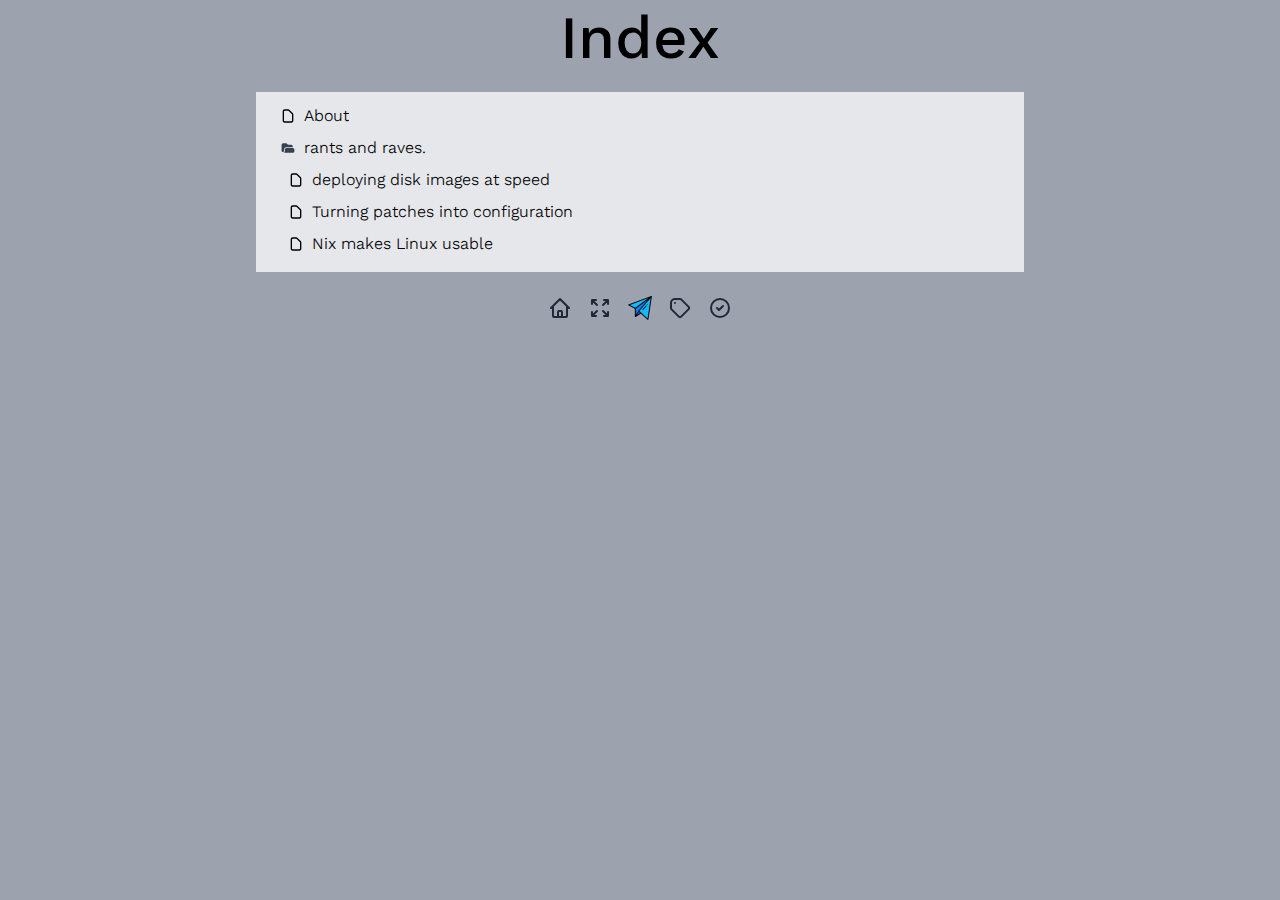
<file: -/all.html>
<html lang='en'>

<head>
  <meta charset='UTF-8' />
  <meta name='viewport' content='width=device-width, initial-scale=1' />
  <title>
    Index – casey notes
  </title>
  
    
      <meta property='og:description' content='Not lazy in the way you are probably thinking. I’m taking it back. I mean lazy in the sense where you do as much work as needed in order to not have to do more work in the future. It’s a delicate balance and even has at least one XKCD comic about it. It’s a zen where you work on a task, thinking about all of the ways in the future that it might blow up on you and you take the extra steps to not have that future failure.' />
      <meta property='og:site_name' content='casey notes' />
      <meta property='og:image' content />
      <meta property='og:type' content='website' />
      <meta property='og:title' content='Index' />
    
    
      <base href='/' />
      <link href='favicon.svg' rel='icon' />
    
    <meta name='generator' content='Emanote' />

  
  <link href='tailwind.css?instanceId=8c9457f7-4874-4998-8e2d-1bd04f7c6306' rel='stylesheet' type='text/css' />

  <style>
    /* Heist error element */
    strong.error {
      color: lightcoral;
      font-size: 90%;
      font-family: monospace;
    }

    /* External link icon */
    a[data-linkicon=""]::after {
      content: ""
    }

    a[data-linkicon=none]::after {
      content: ""
    }

    a[data-linkicon="external"]::after {
      content: url('data:image/svg+xml,\
      <svg xmlns="http://www.w3.org/2000/svg" height="0.7em" viewBox="0 0 20 20"> \
        <g style="stroke:gray;stroke-width:1"> \
          <line x1="5" y1="5" x2="5" y2="14" /> \
          <line x1="14" y1="9" x2="14" y2="14" /> \
          <line x1="5" y1="14" x2="14" y2="14" /> \
          <line x1="5" y1="5" x2="9" y2="5"  /> \
          <line x1="10" y1="2" x2="17" y2="2"  /> \
          <line x1="17" y1="2" x2="17" y2="9" /> \
          <line x1="10" y1="9" x2="17" y2="2" style="stroke-width:1.0" /> \
        </g> \
      </svg>');
    }

    a[data-linkicon="external"][href^="mailto:"]::after {
      content: url('data:image/svg+xml,\
        <svg \
          xmlns="http://www.w3.org/2000/svg" \
          height="0.7em" \
          fill="none" \
          viewBox="0 0 24 24" \
          stroke="gray" \
          stroke-width="2"> \
          <path \
            stroke-linecap="round" \
            stroke-linejoin="round" \
            d="M3 8l7.89 5.26a2 2 0 002.22 0L21 8M5 19h14a2 2 0 002-2V7a2 2 0 00-2-2H5a2 2 0 00-2 2v10a2 2 0 002 2z" /> \
        </svg>');
    }
  </style>
  <!-- What goes in this file will appear on near the end of <head>--><link rel='preload' href='_emanote-static/fonts/Work_Sans/WorkSans-VariableFont_wght.ttf' as='font' type='font/ttf' crossorigin />

<style>
  @font-face {
    font-family: 'WorkSans';
    /* FIXME: This ought to be: ${ema:emanoteStaticLayerUrl}/fonts/Work_Sans/WorkSans-VariableFont_wght.ttf */
    src: url(_emanote-static/fonts/Work_Sans/WorkSans-VariableFont_wght.ttf) format("truetype");
    font-display: swap;
  }

  body {
    font-family: 'WorkSans', sans-serif;
    font-variation-settings: 'wght' 350;
  }

  a.mavenLinkBold {
    font-variation-settings: 'wght' 400;
  }

  strong {
    font-variation-settings: 'wght' 500;
  }

  h1,
  h2,
  h3,
  h4,
  h5,
  h6,
  header,
  .header-font {
    font-family: 'WorkSans', sans-serif;
  }

  h1 {
    font-variation-settings: 'wght' 500;
  }

  h2 {
    font-variation-settings: 'wght' 400;
  }

  h3 {
    font-variation-settings: 'wght' 300;
  }
</style>


  <head-main></head-main>
  <link rel='stylesheet' href='_emanote-static/stork/flat.css' />
<!-- Custom Stork-search styling for Emanote -->
<style>
  #stork-search-container {
    z-index: 1000;
    background-color: rgb(15 23 42/.8);
  }

  .stork-overflow-hidden-important {
    overflow: hidden !important;
  }
</style>


<script src='_emanote-static/stork/stork.js'></script>

  
    <script id='emanote-stork' data-emanote-base-url='/'>
      window.emanote = {};
      window.emanote.stork = {
        searchShown: false,
        indexIsStale: false,
        toggleSearch: function () {
          window.emanote.stork.refreshIndex();
          document.getElementById('stork-search-container').classList.toggle('hidden');
          window.emanote.stork.searchShown = document.body.classList.toggle('stork-overflow-hidden-important');
          if (window.emanote.stork.searchShown) {
            document.getElementById('stork-search-input').focus();
          }
        },
        clearSearch: function () {
          document.getElementById('stork-search-container').classList.add('hidden');
          document.body.classList.remove('stork-overflow-hidden-important');
          window.emanote.stork.searchShown = false;
        },

        getBaseUrl: function () {
          const baseUrl = document.getElementById("emanote-stork").getAttribute('data-emanote-base-url') || '/';
          return baseUrl;
        },

        registerIndex: function (options) {
          const indexName = 'emanote-search'; // used to match input[data-stork] attribute value
          const indexUrl = window.emanote.stork.getBaseUrl() + '-/stork.st';
          stork.register(
            indexName,
            indexUrl,
            options);
        },

        init: function () {
          if (document.readyState !== 'complete') {
            window.addEventListener('load', function () {
              stork.initialize(window.emanote.stork.getBaseUrl() + '_emanote-static/stork/stork.wasm');
              window.emanote.stork.registerIndex();
            });

            document.addEventListener('keydown', event => {
              if (window.emanote.stork.searchShown && event.key === 'Escape') {
                window.emanote.stork.clearSearch();
                event.preventDefault();
              } else if ((event.key == 'k' || event.key == 'K') && (event.ctrlKey || event.metaKey)) {
                window.emanote.stork.toggleSearch();
                event.preventDefault();
              }
            });
          } else {
            // This section is called during Ema's hot reload.
            // 
            // Mark the current index as stale, and refresh it *only when* the
            // user actually invokes search.
            // 
            // We do not refresh the index *right away*, as that will cause
            // memory leaks in the browser. See
            // https://github.com/srid/emanote/issues/411#issuecomment-1402056235
            console.log("stork: Marking index as stale");
            window.emanote.stork.markIndexAsStale();
          }
        },

        markIndexAsStale: function () {
          window.emanote.stork.indexIsStale = true;
        },

        refreshIndex: function () {
          if (window.emanote.stork.indexIsStale) {
            console.log("stork: Reloading index");
            window.emanote.stork.indexIsStale = false;
            // NOTE: This will leak memory. See the comment above.
            window.emanote.stork.registerIndex({ forceOverwrite: true });
          }
        }

      };

      window.emanote.stork.init();
    </script>
  

</head>

<!-- DoNotFormat -->



<!-- DoNotFormat -->

<body class='bg-gray-400 overflow-y-scroll'>
  
    <div class='container mx-auto '>
      <main class='flex-col items-center justify-center mx-2'>
        <h1 class='pb-2 mt-2 mb-2 text-6xl text-center'>
          Index
        </h1>
        <div class='pb-2 mx-auto my-4 lg:max-w-screen-md '>
          
    <div class='pt-1 pb-2 pl-4 bg-gray-200'>
      
        <!-- Variable bindings for this tree-->
  
    
      
    
    



  


<!-- Rendering of this tree -->
<div class='pl-2'>
  <!-- Node's rootLabel-->
  <div class='flex items-center my-2 space-x-2 justify-left'>
    
    
      <svg class='w-4 h-4 flex-shrink-0 inline' fill='none' stroke='currentColor' viewBox='0 0 24 24' xmlns='http://www.w3.org/2000/svg'>
        <path stroke-linecap='round' stroke-linejoin='round' stroke-width='2' d='M7 21h10a2 2 0 002-2V9.414a1 1 0 00-.293-.707l-5.414-5.414A1 1 0 0012.586 3H7a2 2 0 00-2 2v14a2 2 0 002 2z'>
        </path>
      </svg>
    
  
    <a class='hover:underline truncate' title='About' href='about.html'>
      About
    </a>
    
      
  </div>

  <!-- Node's children forest, displayed only on active trees
    TODO: Use <details> to toggle visibility?
  -->
  
    
  
</div>
      
        <!-- Variable bindings for this tree-->
  
    
      
      
    



  
  

<!-- Rendering of this tree -->
<div class='pl-2'>
  <!-- Node's rootLabel-->
  <div class='flex items-center my-2 space-x-2 justify-left'>
    
    
      <svg xmlns='http://www.w3.org/2000/svg' class='w-4 h-4 flex-shrink-0 inline text-gray-700' viewBox='0 0 20 20' fill='currentColor'>
        <path fill-rule='evenodd' d='M2 6a2 2 0 012-2h4l2 2h4a2 2 0 012 2v1H8a3 3 0 00-3 3v1.5a1.5 1.5 0 01-3 0V6z' clip-rule='evenodd'></path>
        <path d='M6 12a2 2 0 012-2h8a2 2 0 012 2v2a2 2 0 01-2 2H2h2a2 2 0 002-2v-2z'></path>
      </svg>
      
  
    <a class='font-bold hover:underline truncate' title='rants and raves.' href='blog.html'>
      rants and raves.
    </a>
    
      
  </div>

  <!-- Node's children forest, displayed only on active trees
    TODO: Use <details> to toggle visibility?
  -->
  
    
      <!-- Variable bindings for this tree-->
  
    
      
    
    



  


<!-- Rendering of this tree -->
<div class='pl-2'>
  <!-- Node's rootLabel-->
  <div class='flex items-center my-2 space-x-2 justify-left'>
    
    
      <svg class='w-4 h-4 flex-shrink-0 inline' fill='none' stroke='currentColor' viewBox='0 0 24 24' xmlns='http://www.w3.org/2000/svg'>
        <path stroke-linecap='round' stroke-linejoin='round' stroke-width='2' d='M7 21h10a2 2 0 002-2V9.414a1 1 0 00-.293-.707l-5.414-5.414A1 1 0 0012.586 3H7a2 2 0 00-2 2v14a2 2 0 002 2z'>
        </path>
      </svg>
    
  
    <a class='hover:underline truncate' title='deploying disk images at speed' href='blog/nix-images-at-speed.html'>
      deploying disk images at speed
    </a>
    
      
  </div>

  <!-- Node's children forest, displayed only on active trees
    TODO: Use <details> to toggle visibility?
  -->
  
    
  
</div>
    
      <!-- Variable bindings for this tree-->
  
    
      
    
    



  


<!-- Rendering of this tree -->
<div class='pl-2'>
  <!-- Node's rootLabel-->
  <div class='flex items-center my-2 space-x-2 justify-left'>
    
    
      <svg class='w-4 h-4 flex-shrink-0 inline' fill='none' stroke='currentColor' viewBox='0 0 24 24' xmlns='http://www.w3.org/2000/svg'>
        <path stroke-linecap='round' stroke-linejoin='round' stroke-width='2' d='M7 21h10a2 2 0 002-2V9.414a1 1 0 00-.293-.707l-5.414-5.414A1 1 0 0012.586 3H7a2 2 0 00-2 2v14a2 2 0 002 2z'>
        </path>
      </svg>
    
  
    <a class='hover:underline truncate' title='Turning patches into configuration' href='blog/patches-into-configuration.html'>
      Turning patches into configuration
    </a>
    
      
  </div>

  <!-- Node's children forest, displayed only on active trees
    TODO: Use <details> to toggle visibility?
  -->
  
    
  
</div>
    
      <!-- Variable bindings for this tree-->
  
    
      
    
    



  


<!-- Rendering of this tree -->
<div class='pl-2'>
  <!-- Node's rootLabel-->
  <div class='flex items-center my-2 space-x-2 justify-left'>
    
    
      <svg class='w-4 h-4 flex-shrink-0 inline' fill='none' stroke='currentColor' viewBox='0 0 24 24' xmlns='http://www.w3.org/2000/svg'>
        <path stroke-linecap='round' stroke-linejoin='round' stroke-width='2' d='M7 21h10a2 2 0 002-2V9.414a1 1 0 00-.293-.707l-5.414-5.414A1 1 0 0012.586 3H7a2 2 0 00-2 2v14a2 2 0 002 2z'>
        </path>
      </svg>
    
  
    <a class='hover:underline truncate' title='Nix makes Linux usable' href='blog/why-nix.html'>
      Nix makes Linux usable
    </a>
    
      
  </div>

  <!-- Node's children forest, displayed only on active trees
    TODO: Use <details> to toggle visibility?
  -->
  
    
  
</div>
    
  
</div>
      
    </div>
  
        </div>
      </main>
      <footer class='flex items-center justify-center mt-2 mb-8 space-x-4 text-center text-gray-800'>
  
  <div>
    <a href='' title='Go to Home page'>
      <svg xmlns='http://www.w3.org/2000/svg' class='w-6 h-6 hover:text-red-700' fill='none' viewBox='0 0 24 24' stroke='currentColor'>
        <path stroke-linecap='round' stroke-linejoin='round' stroke-width='2' d='M3 12l2-2m0 0l7-7 7 7M5 10v10a1 1 0 001 1h3m10-11l2 2m-2-2v10a1 1 0 01-1 1h-3m-6 0a1 1 0 001-1v-4a1 1 0 011-1h2a1 1 0 011 1v4a1 1 0 001 1m-6 0h6'></path>
      </svg>
    </a>
  </div>
  <div>
    <a href='-/all.html' title='View Index'>
      <svg class='w-6 h-6 hover:text-red-700' fill='none' stroke='currentColor' viewBox='0 0 24 24' xmlns='http://www.w3.org/2000/svg'>
        <path stroke-linecap='round' stroke-linejoin='round' stroke-width='2' d='M4 8V4m0 0h4M4 4l5 5m11-1V4m0 0h-4m4 0l-5 5M4 16v4m0 0h4m-4 0l5-5m11 5l-5-5m5 5v-4m0 4h-4'>
        </path>
      </svg>
    </a>
  </div>
  <div>
    <a href='https://emanote.srid.ca' target='_blank' title='Generated by Emanote 1.0.3.5'>
      <img class='w-6 h-6 hover:text-red-700' src='_emanote-static/emanote-logo.svg' />
    </a>
  </div>
  <div>
    <a href='-/tags.html' title='View tags'>
      <svg class='w-6 h-6 hover:text-red-700' fill='none' stroke='currentColor' viewBox='0 0 24 24' xmlns='http://www.w3.org/2000/svg'>
        <path stroke-linecap='round' stroke-linejoin='round' stroke-width='2' d='M7 7h.01M7 3h5c.512 0 1.024.195 1.414.586l7 7a2 2 0 010 2.828l-7 7a2 2 0 01-2.828 0l-7-7A1.994 1.994 0 013 12V7a4 4 0 014-4z'>
        </path>
      </svg>
    </a>
  </div>
  <div>
    <a href='-/tasks.html' title='View tasks'>
      <svg xmlns='http://www.w3.org/2000/svg' class='w-6 h-6 hover:text-red-700' fill='none' viewBox='0 0 24 24' stroke='currentColor'>
        <path stroke-linecap='round' stroke-linejoin='round' stroke-width='2' d='M9 12l2 2 4-4m6 2a9 9 0 11-18 0 9 9 0 0118 0z'></path>
      </svg>
    </a>
  </div>
</footer>
    </div>
  
  <div id='stork-search-container' class='hidden fixed w-screen h-screen inset-0 backdrop-filter backdrop-blur-sm'>
  <div class='fixed w-screen h-screen inset-0' onclick='window.emanote.stork.toggleSearch()'></div>

  <div class='container mx-auto p-10 mt-10'>
    <div class='stork-wrapper-flat container mx-auto'>
      <input id='stork-search-input' data-stork='emanote-search' class='stork-input' placeholder='Search (Ctrl+K) ...' />
      <div data-stork='emanote-search-output' class='stork-output'></div>
    </div>
  </div>
</div>
  
    
  
</body>

</html>
</file>
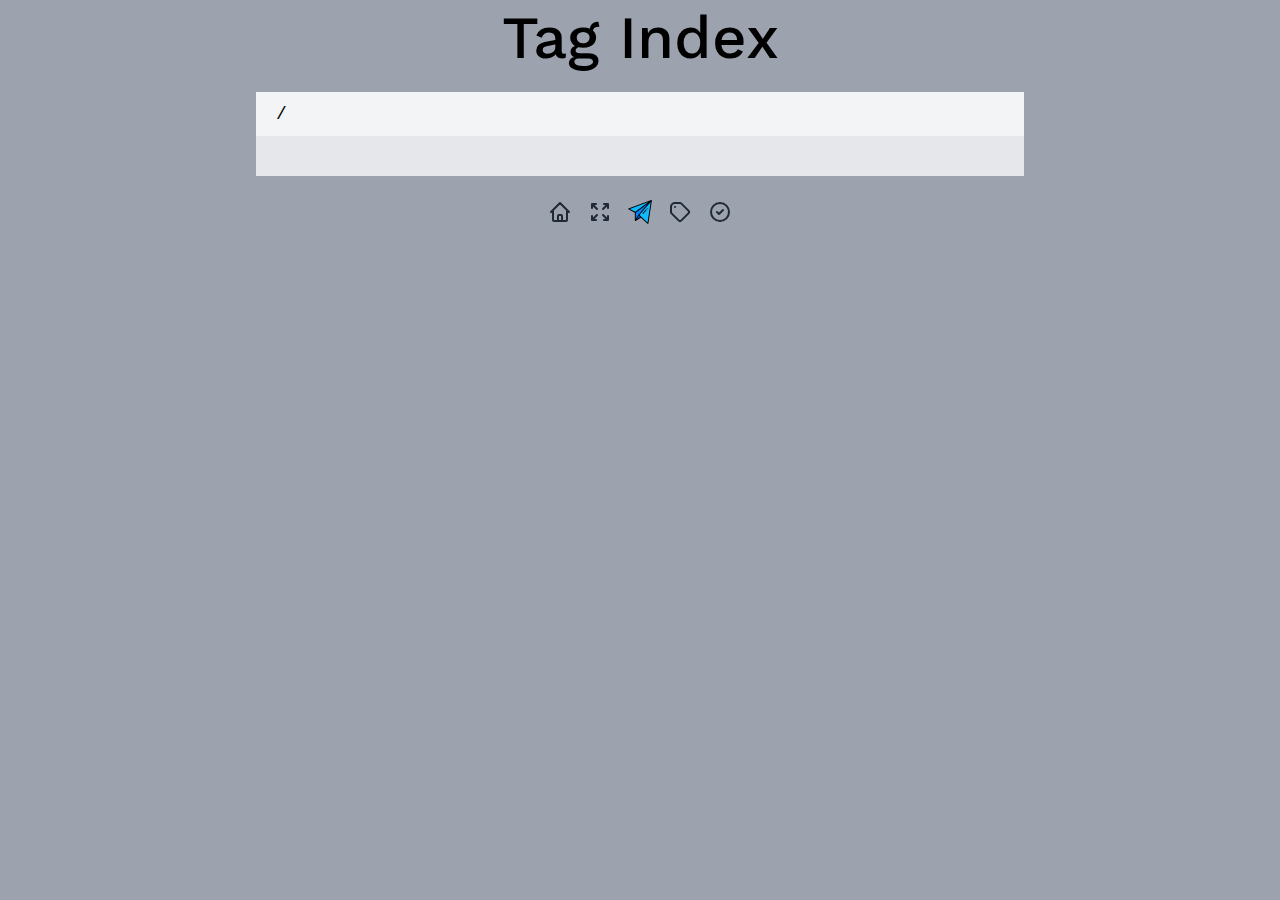
<file: -/tags.html>
<html lang='en'>

<head>
  <meta charset='UTF-8' />
  <meta name='viewport' content='width=device-width, initial-scale=1' />
  <title>
    Tag Index – casey notes
  </title>
  
    
      <meta property='og:description' content='Not lazy in the way you are probably thinking. I’m taking it back. I mean lazy in the sense where you do as much work as needed in order to not have to do more work in the future. It’s a delicate balance and even has at least one XKCD comic about it. It’s a zen where you work on a task, thinking about all of the ways in the future that it might blow up on you and you take the extra steps to not have that future failure.' />
      <meta property='og:site_name' content='casey notes' />
      <meta property='og:image' content />
      <meta property='og:type' content='website' />
      <meta property='og:title' content='Tag Index' />
    
    
      <base href='/' />
      <link href='favicon.svg' rel='icon' />
    
    <meta name='generator' content='Emanote' />

  
  <link href='tailwind.css?instanceId=8c9457f7-4874-4998-8e2d-1bd04f7c6306' rel='stylesheet' type='text/css' />

  <style>
    /* Heist error element */
    strong.error {
      color: lightcoral;
      font-size: 90%;
      font-family: monospace;
    }

    /* External link icon */
    a[data-linkicon=""]::after {
      content: ""
    }

    a[data-linkicon=none]::after {
      content: ""
    }

    a[data-linkicon="external"]::after {
      content: url('data:image/svg+xml,\
      <svg xmlns="http://www.w3.org/2000/svg" height="0.7em" viewBox="0 0 20 20"> \
        <g style="stroke:gray;stroke-width:1"> \
          <line x1="5" y1="5" x2="5" y2="14" /> \
          <line x1="14" y1="9" x2="14" y2="14" /> \
          <line x1="5" y1="14" x2="14" y2="14" /> \
          <line x1="5" y1="5" x2="9" y2="5"  /> \
          <line x1="10" y1="2" x2="17" y2="2"  /> \
          <line x1="17" y1="2" x2="17" y2="9" /> \
          <line x1="10" y1="9" x2="17" y2="2" style="stroke-width:1.0" /> \
        </g> \
      </svg>');
    }

    a[data-linkicon="external"][href^="mailto:"]::after {
      content: url('data:image/svg+xml,\
        <svg \
          xmlns="http://www.w3.org/2000/svg" \
          height="0.7em" \
          fill="none" \
          viewBox="0 0 24 24" \
          stroke="gray" \
          stroke-width="2"> \
          <path \
            stroke-linecap="round" \
            stroke-linejoin="round" \
            d="M3 8l7.89 5.26a2 2 0 002.22 0L21 8M5 19h14a2 2 0 002-2V7a2 2 0 00-2-2H5a2 2 0 00-2 2v10a2 2 0 002 2z" /> \
        </svg>');
    }
  </style>
  <!-- What goes in this file will appear on near the end of <head>--><link rel='preload' href='_emanote-static/fonts/Work_Sans/WorkSans-VariableFont_wght.ttf' as='font' type='font/ttf' crossorigin />

<style>
  @font-face {
    font-family: 'WorkSans';
    /* FIXME: This ought to be: ${ema:emanoteStaticLayerUrl}/fonts/Work_Sans/WorkSans-VariableFont_wght.ttf */
    src: url(_emanote-static/fonts/Work_Sans/WorkSans-VariableFont_wght.ttf) format("truetype");
    font-display: swap;
  }

  body {
    font-family: 'WorkSans', sans-serif;
    font-variation-settings: 'wght' 350;
  }

  a.mavenLinkBold {
    font-variation-settings: 'wght' 400;
  }

  strong {
    font-variation-settings: 'wght' 500;
  }

  h1,
  h2,
  h3,
  h4,
  h5,
  h6,
  header,
  .header-font {
    font-family: 'WorkSans', sans-serif;
  }

  h1 {
    font-variation-settings: 'wght' 500;
  }

  h2 {
    font-variation-settings: 'wght' 400;
  }

  h3 {
    font-variation-settings: 'wght' 300;
  }
</style>


  <head-main></head-main>
  <link rel='stylesheet' href='_emanote-static/stork/flat.css' />
<!-- Custom Stork-search styling for Emanote -->
<style>
  #stork-search-container {
    z-index: 1000;
    background-color: rgb(15 23 42/.8);
  }

  .stork-overflow-hidden-important {
    overflow: hidden !important;
  }
</style>


<script src='_emanote-static/stork/stork.js'></script>

  
    <script id='emanote-stork' data-emanote-base-url='/'>
      window.emanote = {};
      window.emanote.stork = {
        searchShown: false,
        indexIsStale: false,
        toggleSearch: function () {
          window.emanote.stork.refreshIndex();
          document.getElementById('stork-search-container').classList.toggle('hidden');
          window.emanote.stork.searchShown = document.body.classList.toggle('stork-overflow-hidden-important');
          if (window.emanote.stork.searchShown) {
            document.getElementById('stork-search-input').focus();
          }
        },
        clearSearch: function () {
          document.getElementById('stork-search-container').classList.add('hidden');
          document.body.classList.remove('stork-overflow-hidden-important');
          window.emanote.stork.searchShown = false;
        },

        getBaseUrl: function () {
          const baseUrl = document.getElementById("emanote-stork").getAttribute('data-emanote-base-url') || '/';
          return baseUrl;
        },

        registerIndex: function (options) {
          const indexName = 'emanote-search'; // used to match input[data-stork] attribute value
          const indexUrl = window.emanote.stork.getBaseUrl() + '-/stork.st';
          stork.register(
            indexName,
            indexUrl,
            options);
        },

        init: function () {
          if (document.readyState !== 'complete') {
            window.addEventListener('load', function () {
              stork.initialize(window.emanote.stork.getBaseUrl() + '_emanote-static/stork/stork.wasm');
              window.emanote.stork.registerIndex();
            });

            document.addEventListener('keydown', event => {
              if (window.emanote.stork.searchShown && event.key === 'Escape') {
                window.emanote.stork.clearSearch();
                event.preventDefault();
              } else if ((event.key == 'k' || event.key == 'K') && (event.ctrlKey || event.metaKey)) {
                window.emanote.stork.toggleSearch();
                event.preventDefault();
              }
            });
          } else {
            // This section is called during Ema's hot reload.
            // 
            // Mark the current index as stale, and refresh it *only when* the
            // user actually invokes search.
            // 
            // We do not refresh the index *right away*, as that will cause
            // memory leaks in the browser. See
            // https://github.com/srid/emanote/issues/411#issuecomment-1402056235
            console.log("stork: Marking index as stale");
            window.emanote.stork.markIndexAsStale();
          }
        },

        markIndexAsStale: function () {
          window.emanote.stork.indexIsStale = true;
        },

        refreshIndex: function () {
          if (window.emanote.stork.indexIsStale) {
            console.log("stork: Reloading index");
            window.emanote.stork.indexIsStale = false;
            // NOTE: This will leak memory. See the comment above.
            window.emanote.stork.registerIndex({ forceOverwrite: true });
          }
        }

      };

      window.emanote.stork.init();
    </script>
  

</head>

<!-- DoNotFormat -->



<!-- DoNotFormat -->

<body class='bg-gray-400 overflow-y-scroll'>
  
    <div class='container mx-auto '>
      <main class='flex-col items-center justify-center mx-2'>
        <h1 class='pb-2 mt-2 mb-2 text-6xl text-center'>
          Tag Index
        </h1>
        <div class='pb-2 mx-auto my-4 lg:max-w-screen-md '>
          
    <div class='bg-gray-200 pb-2'>
      <nav id='tagcrumbs' class='w-full pl-2 bg-gray-100'>
        <div class='flex items-center justify-left'>
          <div class='w-full px-2 py-2 '>
            <ul class='flex flex-wrap text-lg'>
              
              <li class='inline-flex items-center text-black'>
                <a class='px-1 font-mono'>
                  /
                </a>
              </li>
            </ul>
          </div>
        </div>
      </nav>
      <div class='flex flex-col pl-2 my-4 ml-2 space-y-2'>
        
        
      </div>
    </div>
  
        </div>
      </main>
      <footer class='flex items-center justify-center mt-2 mb-8 space-x-4 text-center text-gray-800'>
  
  <div>
    <a href='' title='Go to Home page'>
      <svg xmlns='http://www.w3.org/2000/svg' class='w-6 h-6 hover:text-red-700' fill='none' viewBox='0 0 24 24' stroke='currentColor'>
        <path stroke-linecap='round' stroke-linejoin='round' stroke-width='2' d='M3 12l2-2m0 0l7-7 7 7M5 10v10a1 1 0 001 1h3m10-11l2 2m-2-2v10a1 1 0 01-1 1h-3m-6 0a1 1 0 001-1v-4a1 1 0 011-1h2a1 1 0 011 1v4a1 1 0 001 1m-6 0h6'></path>
      </svg>
    </a>
  </div>
  <div>
    <a href='-/all.html' title='View Index'>
      <svg class='w-6 h-6 hover:text-red-700' fill='none' stroke='currentColor' viewBox='0 0 24 24' xmlns='http://www.w3.org/2000/svg'>
        <path stroke-linecap='round' stroke-linejoin='round' stroke-width='2' d='M4 8V4m0 0h4M4 4l5 5m11-1V4m0 0h-4m4 0l-5 5M4 16v4m0 0h4m-4 0l5-5m11 5l-5-5m5 5v-4m0 4h-4'>
        </path>
      </svg>
    </a>
  </div>
  <div>
    <a href='https://emanote.srid.ca' target='_blank' title='Generated by Emanote 1.0.3.5'>
      <img class='w-6 h-6 hover:text-red-700' src='_emanote-static/emanote-logo.svg' />
    </a>
  </div>
  <div>
    <a href='-/tags.html' title='View tags'>
      <svg class='w-6 h-6 hover:text-red-700' fill='none' stroke='currentColor' viewBox='0 0 24 24' xmlns='http://www.w3.org/2000/svg'>
        <path stroke-linecap='round' stroke-linejoin='round' stroke-width='2' d='M7 7h.01M7 3h5c.512 0 1.024.195 1.414.586l7 7a2 2 0 010 2.828l-7 7a2 2 0 01-2.828 0l-7-7A1.994 1.994 0 013 12V7a4 4 0 014-4z'>
        </path>
      </svg>
    </a>
  </div>
  <div>
    <a href='-/tasks.html' title='View tasks'>
      <svg xmlns='http://www.w3.org/2000/svg' class='w-6 h-6 hover:text-red-700' fill='none' viewBox='0 0 24 24' stroke='currentColor'>
        <path stroke-linecap='round' stroke-linejoin='round' stroke-width='2' d='M9 12l2 2 4-4m6 2a9 9 0 11-18 0 9 9 0 0118 0z'></path>
      </svg>
    </a>
  </div>
</footer>
    </div>
  
  <div id='stork-search-container' class='hidden fixed w-screen h-screen inset-0 backdrop-filter backdrop-blur-sm'>
  <div class='fixed w-screen h-screen inset-0' onclick='window.emanote.stork.toggleSearch()'></div>

  <div class='container mx-auto p-10 mt-10'>
    <div class='stork-wrapper-flat container mx-auto'>
      <input id='stork-search-input' data-stork='emanote-search' class='stork-input' placeholder='Search (Ctrl+K) ...' />
      <div data-stork='emanote-search-output' class='stork-output'></div>
    </div>
  </div>
</div>
  
    
  
</body>

</html>
</file>
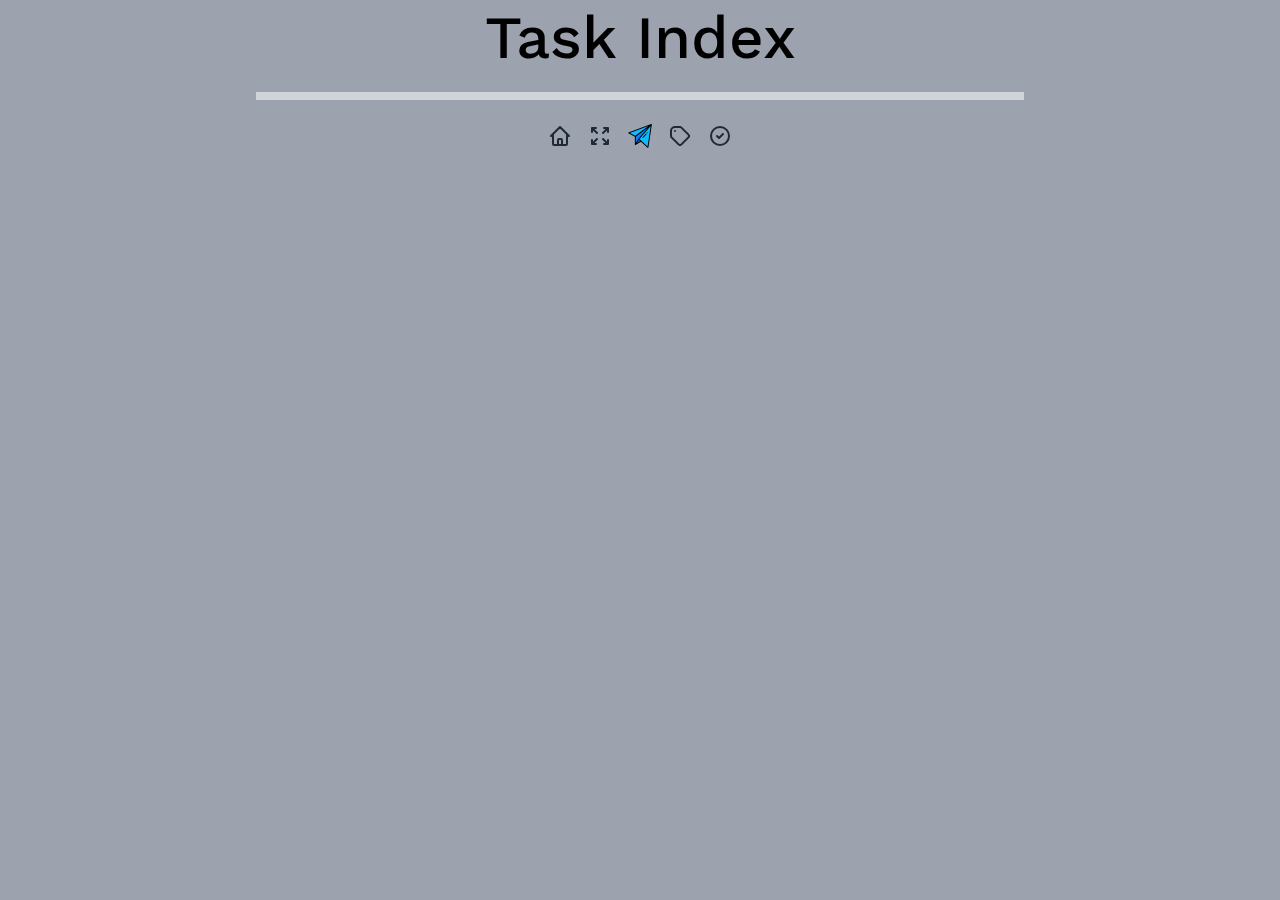
<file: -/tasks.html>
<html lang='en'>

<head>
  <meta charset='UTF-8' />
  <meta name='viewport' content='width=device-width, initial-scale=1' />
  <title>
    Task Index – casey notes
  </title>
  
    
      <meta property='og:description' content='Not lazy in the way you are probably thinking. I’m taking it back. I mean lazy in the sense where you do as much work as needed in order to not have to do more work in the future. It’s a delicate balance and even has at least one XKCD comic about it. It’s a zen where you work on a task, thinking about all of the ways in the future that it might blow up on you and you take the extra steps to not have that future failure.' />
      <meta property='og:site_name' content='casey notes' />
      <meta property='og:image' content />
      <meta property='og:type' content='website' />
      <meta property='og:title' content='Task Index' />
    
    
      <base href='/' />
      <link href='favicon.svg' rel='icon' />
    
    <meta name='generator' content='Emanote' />

  
  <link href='tailwind.css?instanceId=8c9457f7-4874-4998-8e2d-1bd04f7c6306' rel='stylesheet' type='text/css' />

  <style>
    /* Heist error element */
    strong.error {
      color: lightcoral;
      font-size: 90%;
      font-family: monospace;
    }

    /* External link icon */
    a[data-linkicon=""]::after {
      content: ""
    }

    a[data-linkicon=none]::after {
      content: ""
    }

    a[data-linkicon="external"]::after {
      content: url('data:image/svg+xml,\
      <svg xmlns="http://www.w3.org/2000/svg" height="0.7em" viewBox="0 0 20 20"> \
        <g style="stroke:gray;stroke-width:1"> \
          <line x1="5" y1="5" x2="5" y2="14" /> \
          <line x1="14" y1="9" x2="14" y2="14" /> \
          <line x1="5" y1="14" x2="14" y2="14" /> \
          <line x1="5" y1="5" x2="9" y2="5"  /> \
          <line x1="10" y1="2" x2="17" y2="2"  /> \
          <line x1="17" y1="2" x2="17" y2="9" /> \
          <line x1="10" y1="9" x2="17" y2="2" style="stroke-width:1.0" /> \
        </g> \
      </svg>');
    }

    a[data-linkicon="external"][href^="mailto:"]::after {
      content: url('data:image/svg+xml,\
        <svg \
          xmlns="http://www.w3.org/2000/svg" \
          height="0.7em" \
          fill="none" \
          viewBox="0 0 24 24" \
          stroke="gray" \
          stroke-width="2"> \
          <path \
            stroke-linecap="round" \
            stroke-linejoin="round" \
            d="M3 8l7.89 5.26a2 2 0 002.22 0L21 8M5 19h14a2 2 0 002-2V7a2 2 0 00-2-2H5a2 2 0 00-2 2v10a2 2 0 002 2z" /> \
        </svg>');
    }
  </style>
  <!-- What goes in this file will appear on near the end of <head>--><link rel='preload' href='_emanote-static/fonts/Work_Sans/WorkSans-VariableFont_wght.ttf' as='font' type='font/ttf' crossorigin />

<style>
  @font-face {
    font-family: 'WorkSans';
    /* FIXME: This ought to be: ${ema:emanoteStaticLayerUrl}/fonts/Work_Sans/WorkSans-VariableFont_wght.ttf */
    src: url(_emanote-static/fonts/Work_Sans/WorkSans-VariableFont_wght.ttf) format("truetype");
    font-display: swap;
  }

  body {
    font-family: 'WorkSans', sans-serif;
    font-variation-settings: 'wght' 350;
  }

  a.mavenLinkBold {
    font-variation-settings: 'wght' 400;
  }

  strong {
    font-variation-settings: 'wght' 500;
  }

  h1,
  h2,
  h3,
  h4,
  h5,
  h6,
  header,
  .header-font {
    font-family: 'WorkSans', sans-serif;
  }

  h1 {
    font-variation-settings: 'wght' 500;
  }

  h2 {
    font-variation-settings: 'wght' 400;
  }

  h3 {
    font-variation-settings: 'wght' 300;
  }
</style>


  <head-main></head-main>
  <link rel='stylesheet' href='_emanote-static/stork/flat.css' />
<!-- Custom Stork-search styling for Emanote -->
<style>
  #stork-search-container {
    z-index: 1000;
    background-color: rgb(15 23 42/.8);
  }

  .stork-overflow-hidden-important {
    overflow: hidden !important;
  }
</style>


<script src='_emanote-static/stork/stork.js'></script>

  
    <script id='emanote-stork' data-emanote-base-url='/'>
      window.emanote = {};
      window.emanote.stork = {
        searchShown: false,
        indexIsStale: false,
        toggleSearch: function () {
          window.emanote.stork.refreshIndex();
          document.getElementById('stork-search-container').classList.toggle('hidden');
          window.emanote.stork.searchShown = document.body.classList.toggle('stork-overflow-hidden-important');
          if (window.emanote.stork.searchShown) {
            document.getElementById('stork-search-input').focus();
          }
        },
        clearSearch: function () {
          document.getElementById('stork-search-container').classList.add('hidden');
          document.body.classList.remove('stork-overflow-hidden-important');
          window.emanote.stork.searchShown = false;
        },

        getBaseUrl: function () {
          const baseUrl = document.getElementById("emanote-stork").getAttribute('data-emanote-base-url') || '/';
          return baseUrl;
        },

        registerIndex: function (options) {
          const indexName = 'emanote-search'; // used to match input[data-stork] attribute value
          const indexUrl = window.emanote.stork.getBaseUrl() + '-/stork.st';
          stork.register(
            indexName,
            indexUrl,
            options);
        },

        init: function () {
          if (document.readyState !== 'complete') {
            window.addEventListener('load', function () {
              stork.initialize(window.emanote.stork.getBaseUrl() + '_emanote-static/stork/stork.wasm');
              window.emanote.stork.registerIndex();
            });

            document.addEventListener('keydown', event => {
              if (window.emanote.stork.searchShown && event.key === 'Escape') {
                window.emanote.stork.clearSearch();
                event.preventDefault();
              } else if ((event.key == 'k' || event.key == 'K') && (event.ctrlKey || event.metaKey)) {
                window.emanote.stork.toggleSearch();
                event.preventDefault();
              }
            });
          } else {
            // This section is called during Ema's hot reload.
            // 
            // Mark the current index as stale, and refresh it *only when* the
            // user actually invokes search.
            // 
            // We do not refresh the index *right away*, as that will cause
            // memory leaks in the browser. See
            // https://github.com/srid/emanote/issues/411#issuecomment-1402056235
            console.log("stork: Marking index as stale");
            window.emanote.stork.markIndexAsStale();
          }
        },

        markIndexAsStale: function () {
          window.emanote.stork.indexIsStale = true;
        },

        refreshIndex: function () {
          if (window.emanote.stork.indexIsStale) {
            console.log("stork: Reloading index");
            window.emanote.stork.indexIsStale = false;
            // NOTE: This will leak memory. See the comment above.
            window.emanote.stork.registerIndex({ forceOverwrite: true });
          }
        }

      };

      window.emanote.stork.init();
    </script>
  

</head>

<!-- DoNotFormat -->



<!-- DoNotFormat -->

<body class='bg-gray-400 overflow-y-scroll'>
  
    <div class='container mx-auto '>
      <main class='flex-col items-center justify-center mx-2'>
        <h1 class='pb-2 mt-2 mb-2 text-6xl text-center'>
          Task Index
        </h1>
        <div class='pb-2 mx-auto my-4 lg:max-w-screen-md '>
          
    <div class='w-full bg-gray-300'>
      <div class='w-full px-3 py-1'>
        
      </div>
    </div>
  
        </div>
      </main>
      <footer class='flex items-center justify-center mt-2 mb-8 space-x-4 text-center text-gray-800'>
  
  <div>
    <a href='' title='Go to Home page'>
      <svg xmlns='http://www.w3.org/2000/svg' class='w-6 h-6 hover:text-red-700' fill='none' viewBox='0 0 24 24' stroke='currentColor'>
        <path stroke-linecap='round' stroke-linejoin='round' stroke-width='2' d='M3 12l2-2m0 0l7-7 7 7M5 10v10a1 1 0 001 1h3m10-11l2 2m-2-2v10a1 1 0 01-1 1h-3m-6 0a1 1 0 001-1v-4a1 1 0 011-1h2a1 1 0 011 1v4a1 1 0 001 1m-6 0h6'></path>
      </svg>
    </a>
  </div>
  <div>
    <a href='-/all.html' title='View Index'>
      <svg class='w-6 h-6 hover:text-red-700' fill='none' stroke='currentColor' viewBox='0 0 24 24' xmlns='http://www.w3.org/2000/svg'>
        <path stroke-linecap='round' stroke-linejoin='round' stroke-width='2' d='M4 8V4m0 0h4M4 4l5 5m11-1V4m0 0h-4m4 0l-5 5M4 16v4m0 0h4m-4 0l5-5m11 5l-5-5m5 5v-4m0 4h-4'>
        </path>
      </svg>
    </a>
  </div>
  <div>
    <a href='https://emanote.srid.ca' target='_blank' title='Generated by Emanote 1.0.3.5'>
      <img class='w-6 h-6 hover:text-red-700' src='_emanote-static/emanote-logo.svg' />
    </a>
  </div>
  <div>
    <a href='-/tags.html' title='View tags'>
      <svg class='w-6 h-6 hover:text-red-700' fill='none' stroke='currentColor' viewBox='0 0 24 24' xmlns='http://www.w3.org/2000/svg'>
        <path stroke-linecap='round' stroke-linejoin='round' stroke-width='2' d='M7 7h.01M7 3h5c.512 0 1.024.195 1.414.586l7 7a2 2 0 010 2.828l-7 7a2 2 0 01-2.828 0l-7-7A1.994 1.994 0 013 12V7a4 4 0 014-4z'>
        </path>
      </svg>
    </a>
  </div>
  <div>
    <a href='-/tasks.html' title='View tasks'>
      <svg xmlns='http://www.w3.org/2000/svg' class='w-6 h-6 hover:text-red-700' fill='none' viewBox='0 0 24 24' stroke='currentColor'>
        <path stroke-linecap='round' stroke-linejoin='round' stroke-width='2' d='M9 12l2 2 4-4m6 2a9 9 0 11-18 0 9 9 0 0118 0z'></path>
      </svg>
    </a>
  </div>
</footer>
    </div>
  
  <div id='stork-search-container' class='hidden fixed w-screen h-screen inset-0 backdrop-filter backdrop-blur-sm'>
  <div class='fixed w-screen h-screen inset-0' onclick='window.emanote.stork.toggleSearch()'></div>

  <div class='container mx-auto p-10 mt-10'>
    <div class='stork-wrapper-flat container mx-auto'>
      <input id='stork-search-input' data-stork='emanote-search' class='stork-input' placeholder='Search (Ctrl+K) ...' />
      <div data-stork='emanote-search-output' class='stork-output'></div>
    </div>
  </div>
</div>
  
    
  
</body>

</html>
</file>
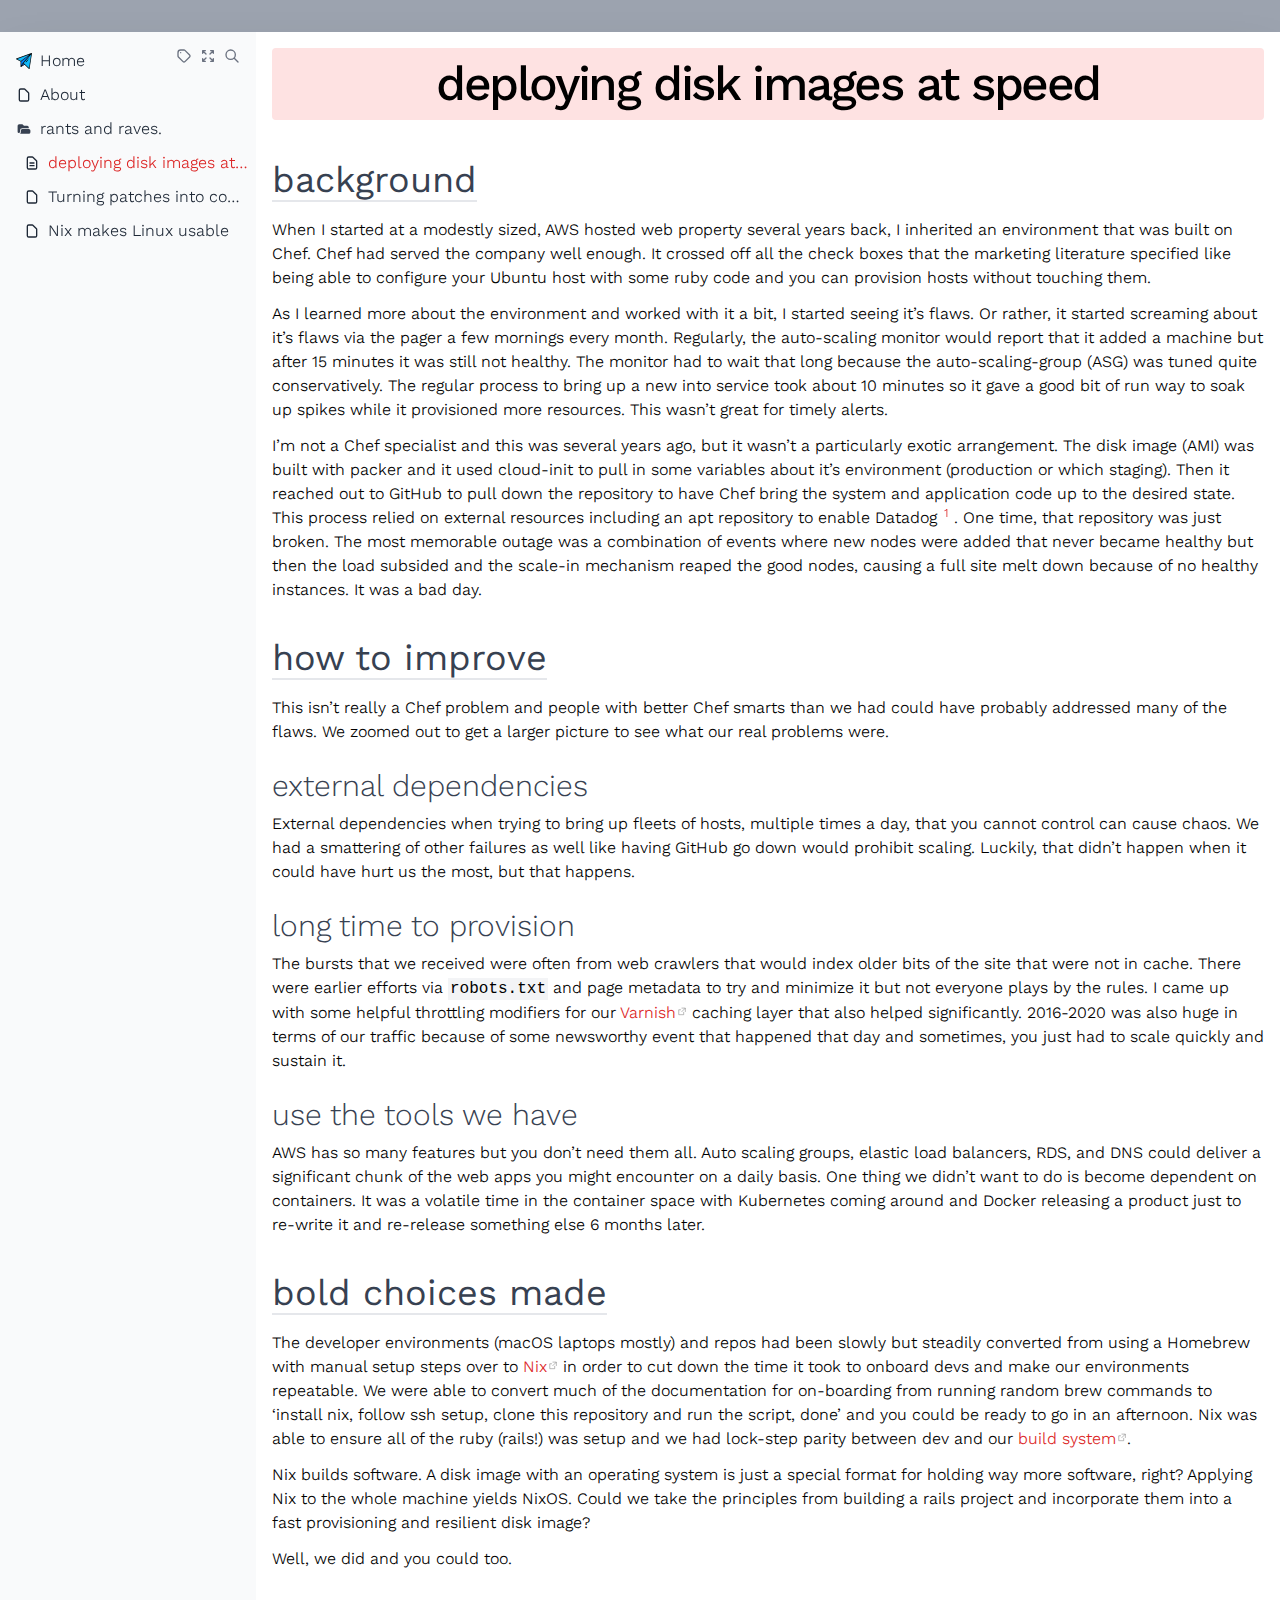
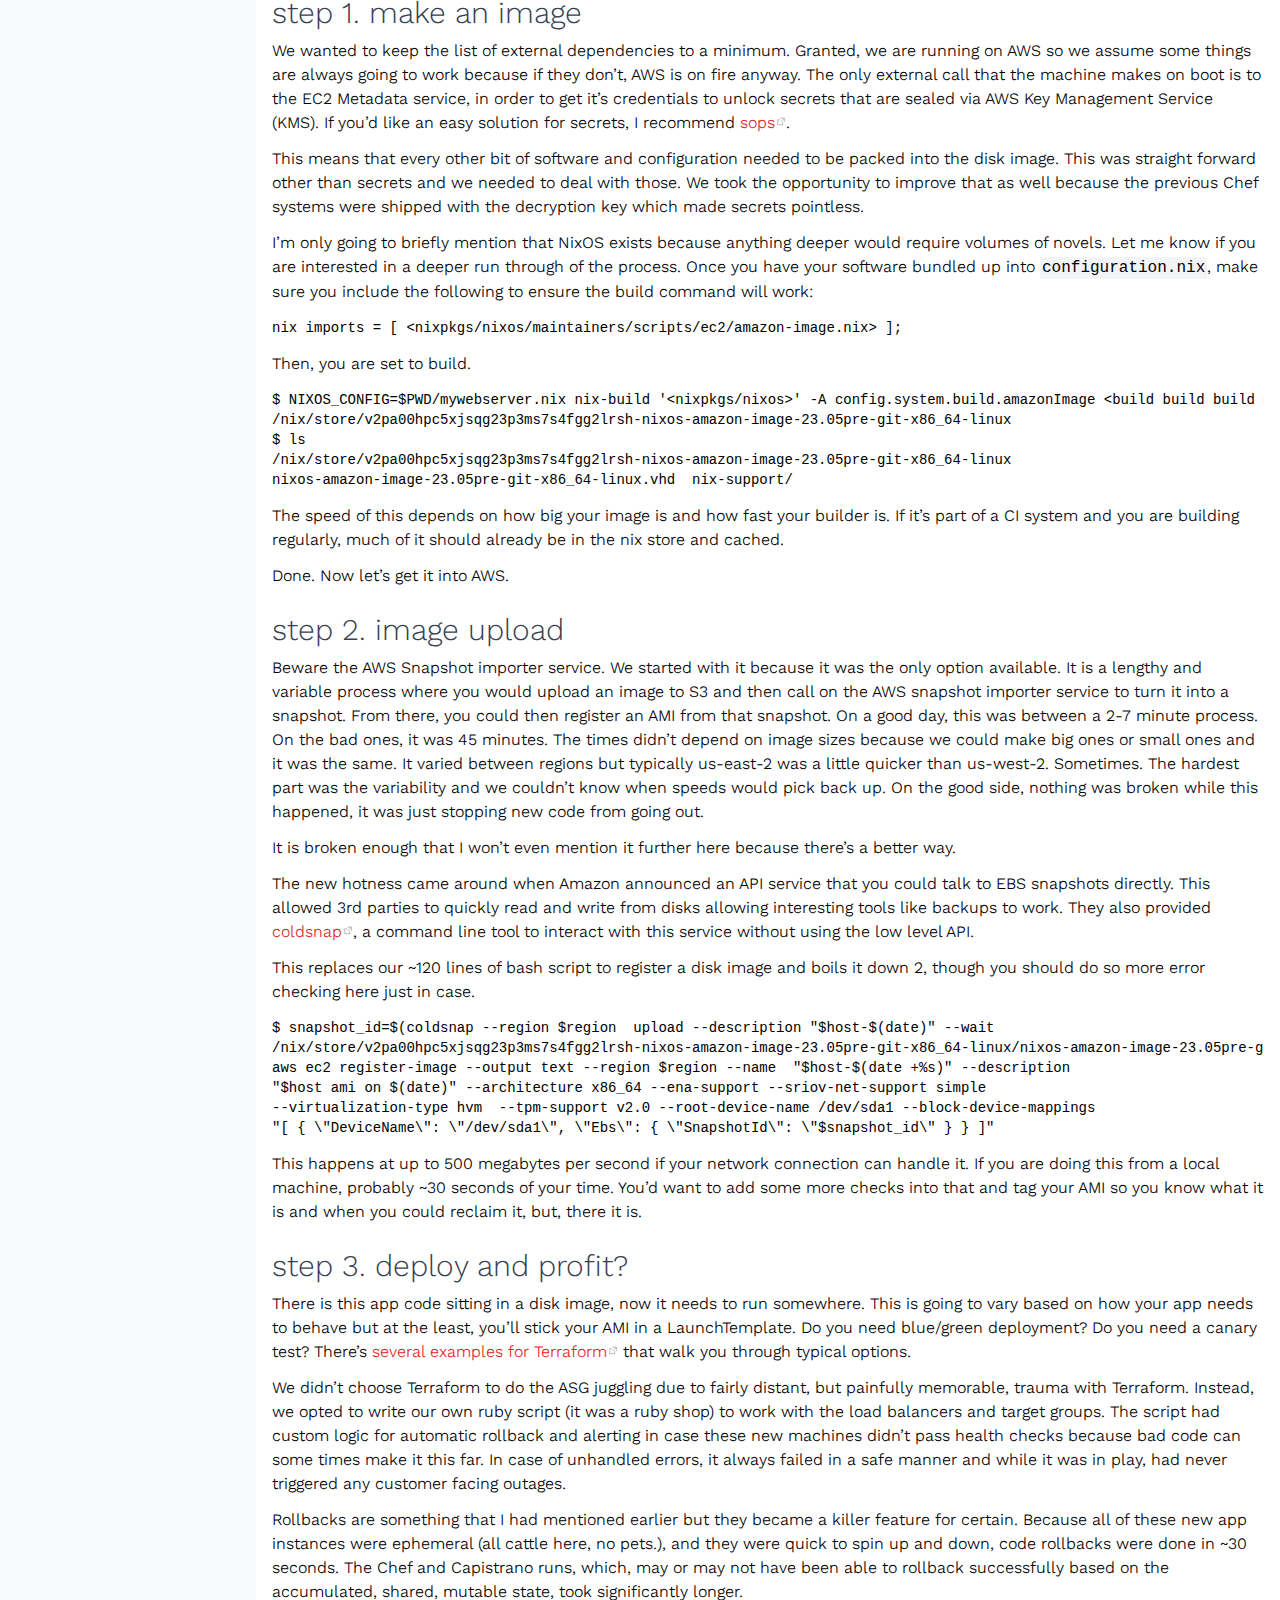
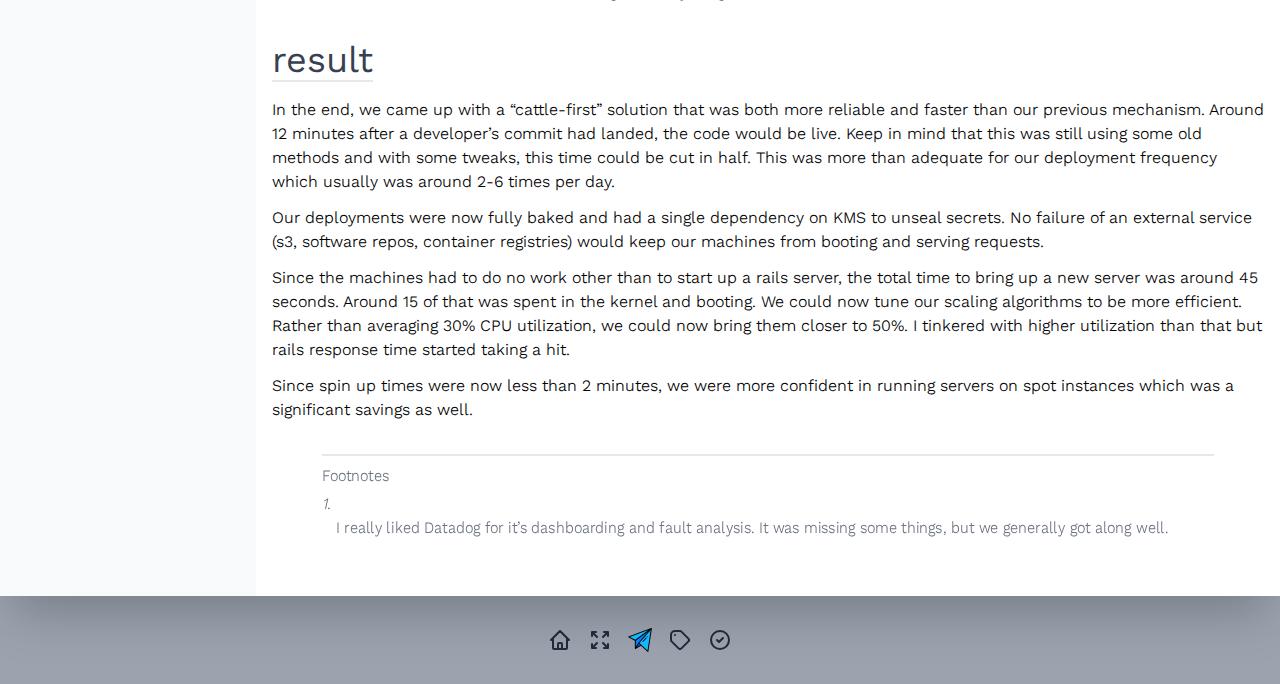
<file: blog/nix-images-at-speed.html>
<!DOCTYPE html>
<html lang='en'>

<head>
  <meta charset='UTF-8' />
  <meta name='viewport' content='width=device-width, initial-scale=1' />
  <title>
    deploying disk images at speed – casey notes
  </title>
  
    
      <meta property='og:description' content='When I started at a modestly sized, AWS hosted web property several years back, I inherited an environment that was built on Chef. Chef had served the company well enough. It crossed off all the check boxes that the marketing literature specified like being able to configure your Ubuntu host with some ruby code and you can provision hosts without touching them.' />
      <meta property='og:site_name' content='casey notes' />
      <meta property='og:image' content />
      <meta property='og:type' content='website' />
      <meta property='og:title' content='deploying disk images at speed' />
    
    
      <base href='/' />
      <link href='favicon.svg' rel='icon' />
    
    <meta name='generator' content='Emanote' />

  
  <link href='tailwind.css?instanceId=8c9457f7-4874-4998-8e2d-1bd04f7c6306' rel='stylesheet' type='text/css' />

  <style>
    /* Heist error element */
    strong.error {
      color: lightcoral;
      font-size: 90%;
      font-family: monospace;
    }

    /* External link icon */
    a[data-linkicon=""]::after {
      content: ""
    }

    a[data-linkicon=none]::after {
      content: ""
    }

    a[data-linkicon="external"]::after {
      content: url('data:image/svg+xml,\
      <svg xmlns="http://www.w3.org/2000/svg" height="0.7em" viewBox="0 0 20 20"> \
        <g style="stroke:gray;stroke-width:1"> \
          <line x1="5" y1="5" x2="5" y2="14" /> \
          <line x1="14" y1="9" x2="14" y2="14" /> \
          <line x1="5" y1="14" x2="14" y2="14" /> \
          <line x1="5" y1="5" x2="9" y2="5"  /> \
          <line x1="10" y1="2" x2="17" y2="2"  /> \
          <line x1="17" y1="2" x2="17" y2="9" /> \
          <line x1="10" y1="9" x2="17" y2="2" style="stroke-width:1.0" /> \
        </g> \
      </svg>');
    }

    a[data-linkicon="external"][href^="mailto:"]::after {
      content: url('data:image/svg+xml,\
        <svg \
          xmlns="http://www.w3.org/2000/svg" \
          height="0.7em" \
          fill="none" \
          viewBox="0 0 24 24" \
          stroke="gray" \
          stroke-width="2"> \
          <path \
            stroke-linecap="round" \
            stroke-linejoin="round" \
            d="M3 8l7.89 5.26a2 2 0 002.22 0L21 8M5 19h14a2 2 0 002-2V7a2 2 0 00-2-2H5a2 2 0 00-2 2v10a2 2 0 002 2z" /> \
        </svg>');
    }
  </style>
  <!-- What goes in this file will appear on near the end of <head>--><link rel='preload' href='_emanote-static/fonts/Work_Sans/WorkSans-VariableFont_wght.ttf' as='font' type='font/ttf' crossorigin />

<style>
  @font-face {
    font-family: 'WorkSans';
    /* FIXME: This ought to be: ${ema:emanoteStaticLayerUrl}/fonts/Work_Sans/WorkSans-VariableFont_wght.ttf */
    src: url(_emanote-static/fonts/Work_Sans/WorkSans-VariableFont_wght.ttf) format("truetype");
    font-display: swap;
  }

  body {
    font-family: 'WorkSans', sans-serif;
    font-variation-settings: 'wght' 350;
  }

  a.mavenLinkBold {
    font-variation-settings: 'wght' 400;
  }

  strong {
    font-variation-settings: 'wght' 500;
  }

  h1,
  h2,
  h3,
  h4,
  h5,
  h6,
  header,
  .header-font {
    font-family: 'WorkSans', sans-serif;
  }

  h1 {
    font-variation-settings: 'wght' 500;
  }

  h2 {
    font-variation-settings: 'wght' 400;
  }

  h3 {
    font-variation-settings: 'wght' 300;
  }
</style>


  
  <link rel='stylesheet' href='_emanote-static/stork/flat.css' />
<!-- Custom Stork-search styling for Emanote -->
<style>
  #stork-search-container {
    z-index: 1000;
    background-color: rgb(15 23 42/.8);
  }

  .stork-overflow-hidden-important {
    overflow: hidden !important;
  }
</style>


<script src='_emanote-static/stork/stork.js'></script>

  
    <script id='emanote-stork' data-emanote-base-url='/'>
      window.emanote = {};
      window.emanote.stork = {
        searchShown: false,
        indexIsStale: false,
        toggleSearch: function () {
          window.emanote.stork.refreshIndex();
          document.getElementById('stork-search-container').classList.toggle('hidden');
          window.emanote.stork.searchShown = document.body.classList.toggle('stork-overflow-hidden-important');
          if (window.emanote.stork.searchShown) {
            document.getElementById('stork-search-input').focus();
          }
        },
        clearSearch: function () {
          document.getElementById('stork-search-container').classList.add('hidden');
          document.body.classList.remove('stork-overflow-hidden-important');
          window.emanote.stork.searchShown = false;
        },

        getBaseUrl: function () {
          const baseUrl = document.getElementById("emanote-stork").getAttribute('data-emanote-base-url') || '/';
          return baseUrl;
        },

        registerIndex: function (options) {
          const indexName = 'emanote-search'; // used to match input[data-stork] attribute value
          const indexUrl = window.emanote.stork.getBaseUrl() + '-/stork.st';
          stork.register(
            indexName,
            indexUrl,
            options);
        },

        init: function () {
          if (document.readyState !== 'complete') {
            window.addEventListener('load', function () {
              stork.initialize(window.emanote.stork.getBaseUrl() + '_emanote-static/stork/stork.wasm');
              window.emanote.stork.registerIndex();
            });

            document.addEventListener('keydown', event => {
              if (window.emanote.stork.searchShown && event.key === 'Escape') {
                window.emanote.stork.clearSearch();
                event.preventDefault();
              } else if ((event.key == 'k' || event.key == 'K') && (event.ctrlKey || event.metaKey)) {
                window.emanote.stork.toggleSearch();
                event.preventDefault();
              }
            });
          } else {
            // This section is called during Ema's hot reload.
            // 
            // Mark the current index as stale, and refresh it *only when* the
            // user actually invokes search.
            // 
            // We do not refresh the index *right away*, as that will cause
            // memory leaks in the browser. See
            // https://github.com/srid/emanote/issues/411#issuecomment-1402056235
            console.log("stork: Marking index as stale");
            window.emanote.stork.markIndexAsStale();
          }
        },

        markIndexAsStale: function () {
          window.emanote.stork.indexIsStale = true;
        },

        refreshIndex: function () {
          if (window.emanote.stork.indexIsStale) {
            console.log("stork: Reloading index");
            window.emanote.stork.indexIsStale = false;
            // NOTE: This will leak memory. See the comment above.
            window.emanote.stork.registerIndex({ forceOverwrite: true });
          }
        }

      };

      window.emanote.stork.init();
    </script>
  

</head>

<!-- DoNotFormat -->



<!-- DoNotFormat -->

<body class='bg-gray-400 overflow-y-scroll'>
  
    <div class='container mx-auto'>

      <nav id='breadcrumbs' class='w-full text-gray-700 md:hidden'>
  <div class='flex justify-left'>
    <div class='w-full px-2 py-2 bg-gray-50'>
      <ul class='flex flex-wrap text-lg'>
        <li class='inline-flex items-center'>
          
            
              <img style='width: 1rem;' src='favicon.svg' />
            
          
        </li>
        
          
            <li class='inline-flex items-center'>
              <a class='px-1 font-bold' href=''>
                Lazeministrator’s tool kit
              </a>
              <svg fill='currentColor' viewBox='0 0 20 20' class='w-auto h-5 text-gray-400'>
                <path fill-rule='evenodd' d='M7.293 14.707a1 1 0 010-1.414L10.586 10 7.293 6.707a1 1 0 011.414-1.414l4 4a1 1 0 010 1.414l-4 4a1 1 0 01-1.414 0z' clip-rule='evenodd'></path>
              </svg>
            </li>
          
            <li class='inline-flex items-center'>
              <a class='px-1 font-bold' href='blog.html'>
                rants and raves.
              </a>
              <svg fill='currentColor' viewBox='0 0 20 20' class='w-auto h-5 text-gray-400'>
                <path fill-rule='evenodd' d='M7.293 14.707a1 1 0 010-1.414L10.586 10 7.293 6.707a1 1 0 011.414-1.414l4 4a1 1 0 010 1.414l-4 4a1 1 0 01-1.414 0z' clip-rule='evenodd'></path>
              </svg>
            </li>
          
        
      </ul>
    </div>
    <button class='inline px-2 py-1 bg-gray-50 outline-none cursor-pointer focus:outline-none' title='Search (Ctrl+K)' type='button' onclick='window.emanote.stork.toggleSearch()'>
      <svg xmlns='http://www.w3.org/2000/svg' style='width: 1rem;' class='hover:text-red-700' f
 fill='none' viewBox='0 0 24 24' stroke='currentColor' stroke-width='2'>
  <path stroke-linecap='round' stroke-linejoin='round' d='M21 21l-6-6m2-5a7 7 0 11-14 0 7 7 0 0114 0z'></path>
</svg>
    </button>
    <button class='inline px-2 py-1 text-white bg-red-600 outline-none cursor-pointer focus:outline-none' title='Toggle sidebar' type='button' onclick="toggleHidden('sidebar')">
      <svg xmlns='http://www.w3.org/2000/svg' class='w-4' fill='none' viewBox='0 0 24 24' stroke='currentColor'>
        <path stroke-linecap='round' stroke-linejoin='round' stroke-width='2' d='M4 6h16M4 12h16M4 18h16'></path>
      </svg>
    </button>
    <script>
      function toggleHidden(elemId) {
        document.getElementById(elemId).classList.toggle("hidden");
      }
    </script>
  </div>
</nav>

      <div id='container' class='flex flex-nowrap flex-col md:flex-row bg-gray-50 md:mt-8 md:shadow-2xl md:mb-8'>
        <!-- Sidebar column -->
        <nav id='sidebar' class='flex-shrink hidden leading-relaxed md:block md:sticky md:top-0 md:h-full md:w-48 xl:w-64'>
          <div class='px-2 py-2 text-gray-800'>
            <div id='indexing-links' class='flex flex-row float-right p-2 space-x-2 text-gray-500'>
              <a href='-/tags.html' title='View tags'>
                <svg style='width: 1rem;' class='hover:text-red-700' fill='none' stroke='currentColor' viewBox='0 0 24 24' xmlns='http://www.w3.org/2000/svg'>
                  <path stroke-linecap='round' stroke-linejoin='round' stroke-width='2' d='M7 7h.01M7 3h5c.512 0 1.024.195 1.414.586l7 7a2 2 0 010 2.828l-7 7a2 2 0 01-2.828 0l-7-7A1.994 1.994 0 013 12V7a4 4 0 014-4z'>
                  </path>
                </svg>
              </a>
              <a href='-/all.html' title='Expand full tree'>
                <svg style='width: 1rem;' class='hover:text-red-700' fill='none' stroke='currentColor' viewBox='0 0 24 24' xmlns='http://www.w3.org/2000/svg'>
                  <path stroke-linecap='round' stroke-linejoin='round' stroke-width='2' d='M4 8V4m0 0h4M4 4l5 5m11-1V4m0 0h-4m4 0l-5 5M4 16v4m0 0h4m-4 0l5-5m11 5l-5-5m5 5v-4m0 4h-4'>
                  </path>
                </svg>
              </a>
              <a title='Search (Ctrl+K)' class='cursor-pointer' onclick='window.emanote.stork.toggleSearch()'>
                <svg xmlns='http://www.w3.org/2000/svg' style='width: 1rem;' class='hover:text-red-700' f
 fill='none' viewBox='0 0 24 24' stroke='currentColor' stroke-width='2'>
  <path stroke-linecap='round' stroke-linejoin='round' d='M21 21l-6-6m2-5a7 7 0 11-14 0 7 7 0 0114 0z'></path>
</svg>
              </a>
            </div>

            <div id='site-logo' class='pl-2'>
              <div class='flex items-center my-2 space-x-2 justify-left'>
                <a href='' title='Go to Home'>
                  
                    
                      <!-- The style width attribute here is to prevent huge
                      icon from displaying at those rare occasions when Tailwind
                      hasn't kicked in immediately on page load 
                      -->
                      <img style='width: 1rem;' class='transition transform hover:scale-110 hover:opacity-80' src='favicon.svg' />
                    
                  
                </a>
                <a class='font-bold truncate' title='Go to Home' href=''>
                  Home
                </a>
              </div>
            </div>

            
              <!-- Variable bindings for this tree-->
  
    
      
    
    



  


<!-- Rendering of this tree -->
<div class='pl-2'>
  <!-- Node's rootLabel-->
  <div class='flex items-center my-2 space-x-2 justify-left'>
    
    
      <svg class='w-4 h-4 flex-shrink-0 inline' fill='none' stroke='currentColor' viewBox='0 0 24 24' xmlns='http://www.w3.org/2000/svg'>
        <path stroke-linecap='round' stroke-linejoin='round' stroke-width='2' d='M7 21h10a2 2 0 002-2V9.414a1 1 0 00-.293-.707l-5.414-5.414A1 1 0 0012.586 3H7a2 2 0 00-2 2v14a2 2 0 002 2z'>
        </path>
      </svg>
    
  
    <a class='hover:underline truncate' title='About' href='about.html'>
      About
    </a>
    
      
  </div>

  <!-- Node's children forest, displayed only on active trees
    TODO: Use <details> to toggle visibility?
  -->
  
    
  
</div>
            
              <!-- Variable bindings for this tree-->
  
    
      
      
    



  
  

<!-- Rendering of this tree -->
<div class='pl-2'>
  <!-- Node's rootLabel-->
  <div class='flex items-center my-2 space-x-2 justify-left'>
    
    
      <svg xmlns='http://www.w3.org/2000/svg' class='w-4 h-4 flex-shrink-0 inline text-gray-700' viewBox='0 0 20 20' fill='currentColor'>
        <path fill-rule='evenodd' d='M2 6a2 2 0 012-2h4l2 2h4a2 2 0 012 2v1H8a3 3 0 00-3 3v1.5a1.5 1.5 0 01-3 0V6z' clip-rule='evenodd'></path>
        <path d='M6 12a2 2 0 012-2h8a2 2 0 012 2v2a2 2 0 01-2 2H2h2a2 2 0 002-2v-2z'></path>
      </svg>
      
  
    <a class='font-bold hover:underline truncate' title='rants and raves.' href='blog.html'>
      rants and raves.
    </a>
    
      
  </div>

  <!-- Node's children forest, displayed only on active trees
    TODO: Use <details> to toggle visibility?
  -->
  
    
      <!-- Variable bindings for this tree-->
  
  


  


<!-- Rendering of this tree -->
<div class='pl-2'>
  <!-- Node's rootLabel-->
  <div class='flex items-center my-2 space-x-2 justify-left'>
    
    
      <svg class='w-4 h-4 flex-shrink-0 inline' fill='none' stroke='currentColor' viewBox='0 0 24 24' xmlns='http://www.w3.org/2000/svg'>
        <path stroke-linecap='round' stroke-linejoin='round' stroke-width='2' d='M9 12h6m-6 4h6m2 5H7a2 2 0 01-2-2V5a2 2 0 012-2h5.586a1 1 0 01.707.293l5.414 5.414a1 1 0 01.293.707V19a2 2 0 01-2 2z'>
        </path>
      </svg>
      
  
    <a class='font-bold text-red-600 hover:underline truncate' title='deploying disk images at speed' href='blog/nix-images-at-speed.html'>
      deploying disk images at speed
    </a>
    
      
  </div>

  <!-- Node's children forest, displayed only on active trees
    TODO: Use <details> to toggle visibility?
  -->
  
    
  
</div>
    
      <!-- Variable bindings for this tree-->
  
    
      
    
    



  


<!-- Rendering of this tree -->
<div class='pl-2'>
  <!-- Node's rootLabel-->
  <div class='flex items-center my-2 space-x-2 justify-left'>
    
    
      <svg class='w-4 h-4 flex-shrink-0 inline' fill='none' stroke='currentColor' viewBox='0 0 24 24' xmlns='http://www.w3.org/2000/svg'>
        <path stroke-linecap='round' stroke-linejoin='round' stroke-width='2' d='M7 21h10a2 2 0 002-2V9.414a1 1 0 00-.293-.707l-5.414-5.414A1 1 0 0012.586 3H7a2 2 0 00-2 2v14a2 2 0 002 2z'>
        </path>
      </svg>
    
  
    <a class='hover:underline truncate' title='Turning patches into configuration' href='blog/patches-into-configuration.html'>
      Turning patches into configuration
    </a>
    
      
  </div>

  <!-- Node's children forest, displayed only on active trees
    TODO: Use <details> to toggle visibility?
  -->
  
    
  
</div>
    
      <!-- Variable bindings for this tree-->
  
    
      
    
    



  


<!-- Rendering of this tree -->
<div class='pl-2'>
  <!-- Node's rootLabel-->
  <div class='flex items-center my-2 space-x-2 justify-left'>
    
    
      <svg class='w-4 h-4 flex-shrink-0 inline' fill='none' stroke='currentColor' viewBox='0 0 24 24' xmlns='http://www.w3.org/2000/svg'>
        <path stroke-linecap='round' stroke-linejoin='round' stroke-width='2' d='M7 21h10a2 2 0 002-2V9.414a1 1 0 00-.293-.707l-5.414-5.414A1 1 0 0012.586 3H7a2 2 0 00-2 2v14a2 2 0 002 2z'>
        </path>
      </svg>
    
  
    <a class='hover:underline truncate' title='Nix makes Linux usable' href='blog/why-nix.html'>
      Nix makes Linux usable
    </a>
    
      
  </div>

  <!-- Node's children forest, displayed only on active trees
    TODO: Use <details> to toggle visibility?
  -->
  
    
  
</div>
    
  
</div>
            

          </div>
        </nav>

        <!-- Main body column -->
        <div class='flex-1 w-full overflow-x-auto bg-white'>
          <main class='px-4 py-4'>
            <h1 class='flex items-end justify-center mb-4 p-3 bg-red-100 text-5xl font-extrabold text-black rounded'>
  <a class='z-40 tracking-tighter '>
    deploying disk images at speed
  </a>
</h1>
            <article class='overflow-auto'>
  <!-- What goes in this file will appear on top of note body-->
  <h2 id='background' class='inline-block mt-6 mb-4 text-4xl font-bold text-gray-700 border-b-2'>background</h2>
    <p class='mb-3'>
      When I started at a modestly sized, AWS hosted web property several years back, I inherited an environment that was built on Chef. Chef had served the company well enough. It crossed off all the check boxes that the marketing literature specified like being able to configure your Ubuntu host with some ruby code and you can provision hosts without touching them.
    </p>
  
    <p class='mb-3'>
      As I learned more about the environment and worked with it a bit, I started seeing it’s flaws. Or rather, it started screaming about it’s flaws via the pager a few mornings every month. Regularly, the auto-scaling monitor would report that it added a machine but after 15 minutes it was still not healthy. The monitor had to wait that long because the auto-scaling-group (ASG) was tuned quite conservatively. The regular process to bring up a new into service took about 10 minutes so it gave a good bit of run way to soak up spikes while it provisioned more resources. This wasn’t great for timely alerts.
    </p>
  
    <p class='mb-3'>
      I’m not a Chef specialist and this was several years ago, but it wasn’t a particularly exotic arrangement. The disk image (AMI) was built with packer and it used cloud-init to pull in some variables about it’s environment (production or which staging). Then it reached out to GitHub to pull down the repository to have Chef bring the system and application code up to the desired state. This process relied on external resources including an apt repository to enable Datadog
    <sup class='px-0.5'>
      <a class='text-red-600 hover:underline' href='blog/nix-images-at-speed.html#fn1'>
        1
      </a>
    </sup>
  . One time, that repository was just broken. The most memorable outage was a combination of events where new nodes were added that never became healthy but then the load subsided and the scale-in mechanism reaped the good nodes, causing a full site melt down because of no healthy instances. It was a bad day.
    </p>
  <h2 id='how-to-improve' class='inline-block mt-6 mb-4 text-4xl font-bold text-gray-700 border-b-2'>how to improve</h2>
    <p class='mb-3'>
      This isn’t really a Chef problem and people with better Chef smarts than we had could have probably addressed many of the flaws. We zoomed out to get a larger picture to see what our real problems were.
    </p>
  <h3 id='external-dependencies' class='mt-6 mb-2 text-3xl font-bold text-gray-700'>external dependencies</h3>
    <p class='mb-3'>
      External dependencies when trying to bring up fleets of hosts, multiple times a day, that you cannot control can cause chaos. We had a smattering of other failures as well like having GitHub go down would prohibit scaling. Luckily, that didn’t happen when it could have hurt us the most, but that happens.
    </p>
  <h3 id='long-time-to-provision' class='mt-6 mb-2 text-3xl font-bold text-gray-700'>long time to provision</h3>
    <p class='mb-3'>
      The bursts that we received were often from web crawlers that would index older bits of the site that were not in cache. There were earlier efforts via <code class='py-0.5 px-0.5 bg-gray-100'>robots.txt</code> and page metadata to try and minimize it but not everyone plays by the rules. I came up with some helpful throttling modifiers for our <a href='https://varnish-cache.org/' class='text-red-600 hover:underline' data-linkicon='external' target='_blank' rel='noopener'>Varnish</a> caching layer that also helped significantly. 2016-2020 was also huge in terms of our traffic because of some newsworthy event that happened that day and sometimes, you just had to scale quickly and sustain it.
    </p>
  <h3 id='use-the-tools-we-have' class='mt-6 mb-2 text-3xl font-bold text-gray-700'>use the tools we have</h3>
    <p class='mb-3'>
      AWS has so many features but you don’t need them all. Auto scaling groups, elastic load balancers, RDS, and DNS could deliver a significant chunk of the web apps you might encounter on a daily basis. One thing we didn’t want to do is become dependent on containers. It was a volatile time in the container space with Kubernetes coming around and Docker releasing a product just to re-write it and re-release something else 6 months later.
    </p>
  <h2 id='bold-choices-made' class='inline-block mt-6 mb-4 text-4xl font-bold text-gray-700 border-b-2'>bold choices made</h2>
    <p class='mb-3'>
      The developer environments (macOS laptops mostly) and repos had been slowly but steadily converted from using a Homebrew with manual setup steps over to <a href='https://nixos.org' class='text-red-600 hover:underline' data-linkicon='external' target='_blank' rel='noopener'>Nix</a> in order to cut down the time it took to onboard devs and make our environments repeatable. We were able to convert much of the documentation for on-boarding from running random brew commands to ‘install nix, follow ssh setup, clone this repository and run the script, done’ and you could be ready to go in an afternoon. Nix was able to ensure all of the ruby (rails!) was setup and we had lock-step parity between dev and our <a href='https://github.com/NixOS/hydra' class='text-red-600 hover:underline' data-linkicon='external' target='_blank' rel='noopener'>build system</a>.
    </p>
  
    <p class='mb-3'>
      Nix builds software. A disk image with an operating system is just a special format for holding way more software, right? Applying Nix to the whole machine yields NixOS. Could we take the principles from building a rails project and incorporate them into a fast provisioning and resilient disk image?
    </p>
  
    <p class='mb-3'>
      Well, we did and you could too.
    </p>
  <h3 id='step-1-make-an-image' class='mt-6 mb-2 text-3xl font-bold text-gray-700'>step 1. make an image</h3>
    <p class='mb-3'>
      We wanted to keep the list of external dependencies to a minimum. Granted, we are running on AWS so we assume some things are always going to work because if they don’t, AWS is on fire anyway. The only external call that the machine makes on boot is to the EC2 Metadata service, in order to get it’s credentials to unlock secrets that are sealed via AWS Key Management Service (KMS). If you’d like an easy solution for secrets, I recommend <a href='https://github.com/mozilla/sops' class='text-red-600 hover:underline' data-linkicon='external' target='_blank' rel='noopener'>sops</a>.
    </p>
  
    <p class='mb-3'>
      This means that every other bit of software and configuration needed to be packed into the disk image. This was straight forward other than secrets and we needed to deal with those. We took the opportunity to improve that as well because the previous Chef systems were shipped with the decryption key which made secrets pointless.
    </p>
  
    <p class='mb-3'>
      I’m only going to briefly mention that NixOS exists because anything deeper would require volumes of novels. Let me know if you are interested in a deeper run through of the process. Once you have your software bundled up into <code class='py-0.5 px-0.5 bg-gray-100'>configuration.nix</code>, make sure you include the following to ensure the build command will work:
    </p>
  <div class='py-0.5 mb-3 text-sm'><pre><code class='language-none'>nix imports = [ &lt;nixpkgs/nixos/maintainers/scripts/ec2/amazon-image.nix&gt; ];</code></pre></div>
    <p class='mb-3'>
      Then, you are set to build.
    </p>
  <div class='py-0.5 mb-3 text-sm'><pre><code class='language-none'>$ NIXOS_CONFIG=$PWD/mywebserver.nix nix-build '&lt;nixpkgs/nixos&gt;' -A config.system.build.amazonImage &lt;build build build output&gt;
/nix/store/v2pa00hpc5xjsqg23p3ms7s4fgg2lrsh-nixos-amazon-image-23.05pre-git-x86_64-linux
$ ls
/nix/store/v2pa00hpc5xjsqg23p3ms7s4fgg2lrsh-nixos-amazon-image-23.05pre-git-x86_64-linux
nixos-amazon-image-23.05pre-git-x86_64-linux.vhd  nix-support/</code></pre></div>
    <p class='mb-3'>
      The speed of this depends on how big your image is and how fast your builder is. If it’s part of a CI system and you are building regularly, much of it should already be in the nix store and cached.
    </p>
  
    <p class='mb-3'>
      Done. Now let’s get it into AWS.
    </p>
  <h3 id='step-2-image-upload' class='mt-6 mb-2 text-3xl font-bold text-gray-700'>step 2. image upload</h3>
    <p class='mb-3'>
      Beware the AWS Snapshot importer service. We started with it because it was the only option available. It is a lengthy and variable process where you would upload an image to S3 and then call on the AWS snapshot importer service to turn it into a snapshot. From there, you could then register an AMI from that snapshot. On a good day, this was between a 2-7 minute process. On the bad ones, it was 45 minutes. The times didn’t depend on image sizes because we could make big ones or small ones and it was the same. It varied between regions but typically us-east-2 was a little quicker than us-west-2. Sometimes. The hardest part was the variability and we couldn’t know when speeds would pick back up. On the good side, nothing was broken while this happened, it was just stopping new code from going out.
    </p>
  
    <p class='mb-3'>
      It is broken enough that I won’t even mention it further here because there’s a better way.
    </p>
  
    <p class='mb-3'>
      The new hotness came around when Amazon announced an API service that you could talk to EBS snapshots directly. This allowed 3rd parties to quickly read and write from disks allowing interesting tools like backups to work. They also provided <a href='https://github.com/awslabs/coldsnap' class='text-red-600 hover:underline' data-linkicon='external' target='_blank' rel='noopener'>coldsnap</a>, a command line tool to interact with this service without using the low level API.
    </p>
  
    <p class='mb-3'>
      This replaces our ~120 lines of bash script to register a disk image and boils it down 2, though you should do so more error checking here just in case.
    </p>
  <div class='py-0.5 mb-3 text-sm'><pre><code class='language-none'>$ snapshot_id=$(coldsnap --region $region  upload --description "$host-$(date)" --wait
/nix/store/v2pa00hpc5xjsqg23p3ms7s4fgg2lrsh-nixos-amazon-image-23.05pre-git-x86_64-linux/nixos-amazon-image-23.05pre-git-x86_64-linux.vhd)
aws ec2 register-image --output text --region $region --name  "$host-$(date +%s)" --description
"$host ami on $(date)" --architecture x86_64 --ena-support --sriov-net-support simple
--virtualization-type hvm  --tpm-support v2.0 --root-device-name /dev/sda1 --block-device-mappings
"[ { \"DeviceName\": \"/dev/sda1\", \"Ebs\": { \"SnapshotId\": \"$snapshot_id\" } } ]"</code></pre></div>
    <p class='mb-3'>
      This happens at up to 500 megabytes per second if your network connection can handle it. If you are doing this from a local machine, probably ~30 seconds of your time. You’d want to add some more checks into that and tag your AMI so you know what it is and when you could reclaim it, but, there it is.
    </p>
  <h3 id='step-3-deploy-and-profit' class='mt-6 mb-2 text-3xl font-bold text-gray-700'>step 3. deploy and profit?</h3>
    <p class='mb-3'>
      There is this app code sitting in a disk image, now it needs to run somewhere. This is going to vary based on how your app needs to behave but at the least, you’ll stick your AMI in a LaunchTemplate. Do you need blue/green deployment? Do you need a canary test? There’s <a href='https://developer.hashicorp.com/terraform/tutorials/aws/blue-green-canary-tests-deployments' class='text-red-600 hover:underline' data-linkicon='external' target='_blank' rel='noopener'>several examples for Terraform</a> that walk you through typical options.
    </p>
  
    <p class='mb-3'>
      We didn’t choose Terraform to do the ASG juggling due to fairly distant, but painfully memorable, trauma with Terraform. Instead, we opted to write our own ruby script (it was a ruby shop) to work with the load balancers and target groups. The script had custom logic for automatic rollback and alerting in case these new machines didn’t pass health checks because bad code can some times make it this far. In case of unhandled errors, it always failed in a safe manner and while it was in play, had never triggered any customer facing outages.
    </p>
  
    <p class='mb-3'>
      Rollbacks are something that I had mentioned earlier but they became a killer feature for certain. Because all of these new app instances were ephemeral (all cattle here, no pets.), and they were quick to spin up and down, code rollbacks were done in ~30 seconds. The Chef and Capistrano runs, which, may or may not have been able to rollback successfully based on the accumulated, shared, mutable state, took significantly longer.
    </p>
  <h2 id='result' class='inline-block mt-6 mb-4 text-4xl font-bold text-gray-700 border-b-2'>result</h2>
    <p class='mb-3'>
      In the end, we came up with a “cattle-first” solution that was both more reliable and faster than our previous mechanism. Around 12 minutes after a developer’s commit had landed, the code would be live. Keep in mind that this was still using some old methods and with some tweaks, this time could be cut in half. This was more than adequate for our deployment frequency which usually was around 2-6 times per day.
    </p>
  
    <p class='mb-3'>
      Our deployments were now fully baked and had a single dependency on KMS to unseal secrets. No failure of an external service (s3, software repos, container registries) would keep our machines from booting and serving requests.
    </p>
  
    <p class='mb-3'>
      Since the machines had to do no work other than to start up a rails server, the total time to bring up a new server was around 45 seconds. Around 15 of that was spent in the kernel and booting. We could now tune our scaling algorithms to be more efficient. Rather than averaging 30% CPU utilization, we could now bring them closer to 50%. I tinkered with higher utilization than that but rails response time started taking a hit.
    </p>
  
    <p class='mb-3'>
      Since spin up times were now less than 2 minutes, we were more confident in running servers on spot instances which was a significant savings as well.
    </p>
  
    <div title='Footnotes' class='pt-2 mt-8 space-y-1 text-gray-500 transform scale-x-90 border-t-2'>
      <header class='font-semibold'>Footnotes</header>
      
        <div id='fn1'>
          <header class='italic'>
            1.
          </header>
          <div class='inline-block mb-2 ml-4'>
            I really liked Datadog for it’s dashboarding and fault analysis. It was missing some things, but we generally got along well.
          </div>
        </div>
      
    </div>
  

  <!-- What goes in this file will appear below the note body-->
</article>
            <div class='flex flex-col lg:flex-row lg:space-x-2'>
              
              
            </div>
            
  <section class='flex flex-wrap items-end justify-center my-4 space-x-2 space-y-2 font-mono text-sm'>
    
  </section>

            <!-- What goes in this file will at the very end of the main div -->
          </main>
        </div>
      </div>
      <footer class='flex items-center justify-center mt-2 mb-8 space-x-4 text-center text-gray-800'>
  
  <div>
    <a href='' title='Go to Home page'>
      <svg xmlns='http://www.w3.org/2000/svg' class='w-6 h-6 hover:text-red-700' fill='none' viewBox='0 0 24 24' stroke='currentColor'>
        <path stroke-linecap='round' stroke-linejoin='round' stroke-width='2' d='M3 12l2-2m0 0l7-7 7 7M5 10v10a1 1 0 001 1h3m10-11l2 2m-2-2v10a1 1 0 01-1 1h-3m-6 0a1 1 0 001-1v-4a1 1 0 011-1h2a1 1 0 011 1v4a1 1 0 001 1m-6 0h6'></path>
      </svg>
    </a>
  </div>
  <div>
    <a href='-/all.html' title='View Index'>
      <svg class='w-6 h-6 hover:text-red-700' fill='none' stroke='currentColor' viewBox='0 0 24 24' xmlns='http://www.w3.org/2000/svg'>
        <path stroke-linecap='round' stroke-linejoin='round' stroke-width='2' d='M4 8V4m0 0h4M4 4l5 5m11-1V4m0 0h-4m4 0l-5 5M4 16v4m0 0h4m-4 0l5-5m11 5l-5-5m5 5v-4m0 4h-4'>
        </path>
      </svg>
    </a>
  </div>
  <div>
    <a href='https://emanote.srid.ca' target='_blank' title='Generated by Emanote 1.0.3.5'>
      <img class='w-6 h-6 hover:text-red-700' src='_emanote-static/emanote-logo.svg' />
    </a>
  </div>
  <div>
    <a href='-/tags.html' title='View tags'>
      <svg class='w-6 h-6 hover:text-red-700' fill='none' stroke='currentColor' viewBox='0 0 24 24' xmlns='http://www.w3.org/2000/svg'>
        <path stroke-linecap='round' stroke-linejoin='round' stroke-width='2' d='M7 7h.01M7 3h5c.512 0 1.024.195 1.414.586l7 7a2 2 0 010 2.828l-7 7a2 2 0 01-2.828 0l-7-7A1.994 1.994 0 013 12V7a4 4 0 014-4z'>
        </path>
      </svg>
    </a>
  </div>
  <div>
    <a href='-/tasks.html' title='View tasks'>
      <svg xmlns='http://www.w3.org/2000/svg' class='w-6 h-6 hover:text-red-700' fill='none' viewBox='0 0 24 24' stroke='currentColor'>
        <path stroke-linecap='round' stroke-linejoin='round' stroke-width='2' d='M9 12l2 2 4-4m6 2a9 9 0 11-18 0 9 9 0 0118 0z'></path>
      </svg>
    </a>
  </div>
</footer>
    </div>
  
  <div id='stork-search-container' class='hidden fixed w-screen h-screen inset-0 backdrop-filter backdrop-blur-sm'>
  <div class='fixed w-screen h-screen inset-0' onclick='window.emanote.stork.toggleSearch()'></div>

  <div class='container mx-auto p-10 mt-10'>
    <div class='stork-wrapper-flat container mx-auto'>
      <input id='stork-search-input' data-stork='emanote-search' class='stork-input' placeholder='Search (Ctrl+K) ...' />
      <div data-stork='emanote-search-output' class='stork-output'></div>
    </div>
  </div>
</div>
  
    
  
</body>

</html>
</file>
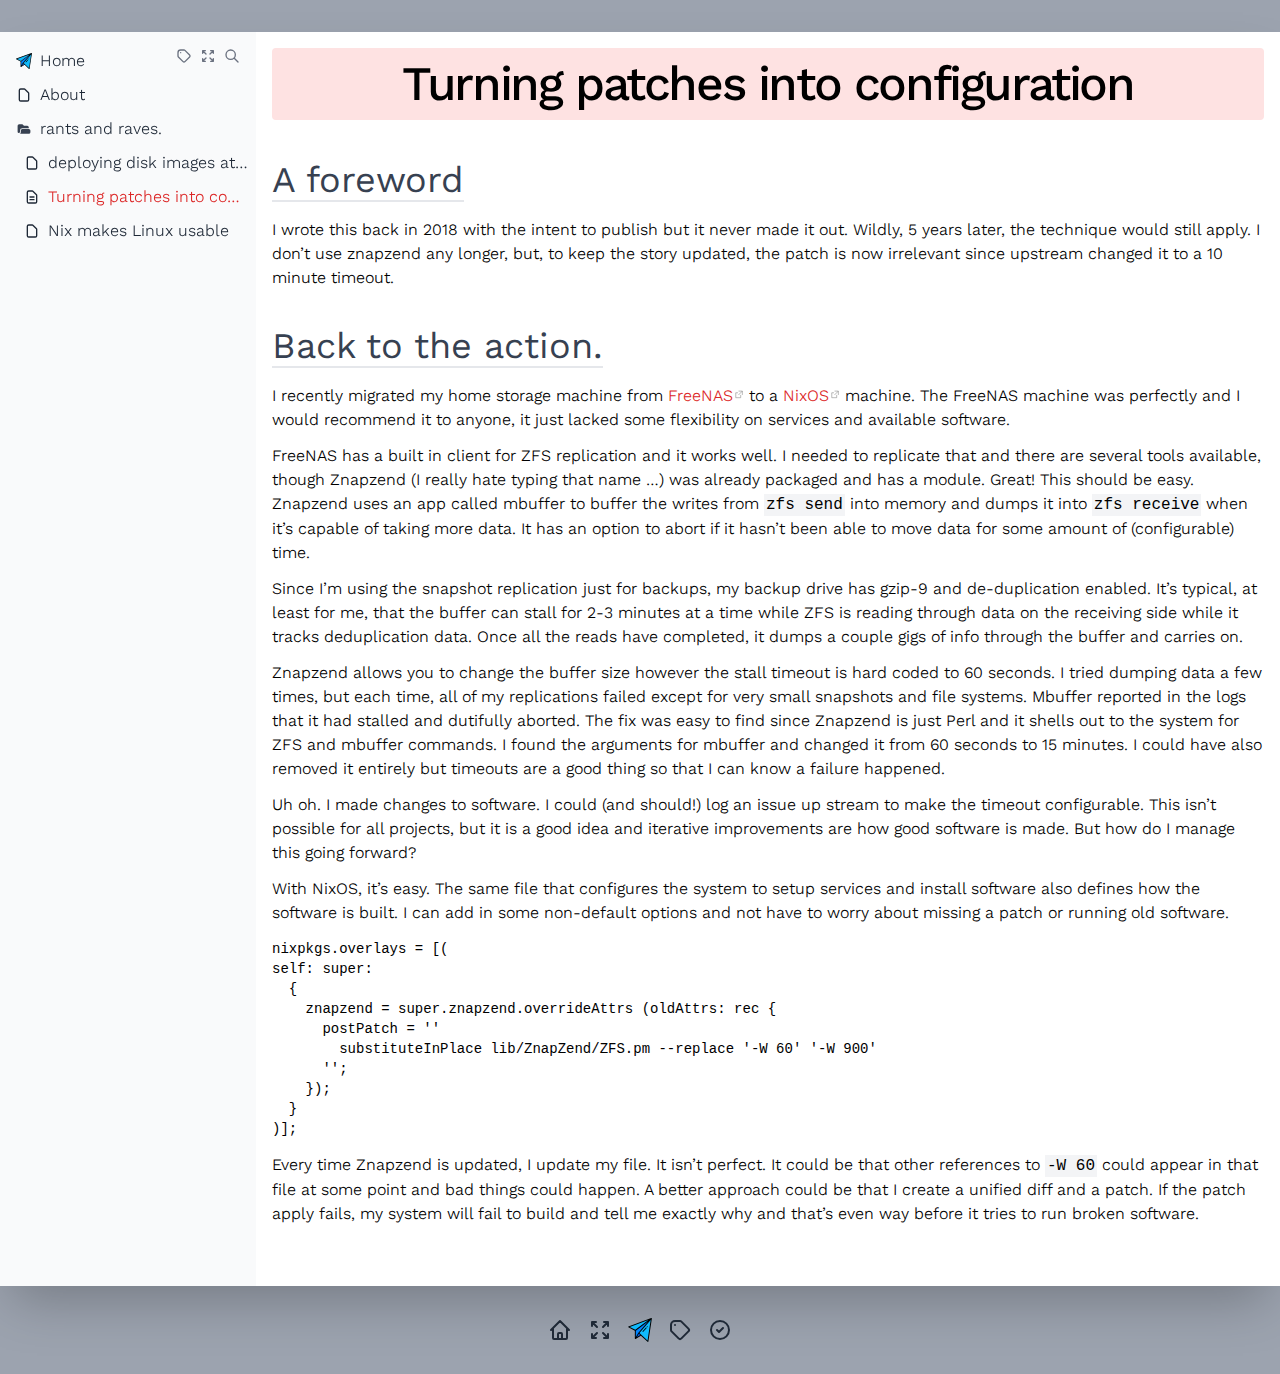
<file: blog/patches-into-configuration.html>
<!DOCTYPE html>
<html lang='en'>

<head>
  <meta charset='UTF-8' />
  <meta name='viewport' content='width=device-width, initial-scale=1' />
  <title>
    Turning patches into configuration – casey notes
  </title>
  
    
      <meta property='og:description' content='I wrote this back in 2018 with the intent to publish but it never made it out. Wildly, 5 years later, the technique would still apply. I don’t use znapzend any longer, but, to keep the story updated, the patch is now irrelevant since upstream changed it to a 10 minute timeout.' />
      <meta property='og:site_name' content='casey notes' />
      <meta property='og:image' content />
      <meta property='og:type' content='website' />
      <meta property='og:title' content='Turning patches into configuration' />
    
    
      <base href='/' />
      <link href='favicon.svg' rel='icon' />
    
    <meta name='generator' content='Emanote' />

  
  <link href='tailwind.css?instanceId=8c9457f7-4874-4998-8e2d-1bd04f7c6306' rel='stylesheet' type='text/css' />

  <style>
    /* Heist error element */
    strong.error {
      color: lightcoral;
      font-size: 90%;
      font-family: monospace;
    }

    /* External link icon */
    a[data-linkicon=""]::after {
      content: ""
    }

    a[data-linkicon=none]::after {
      content: ""
    }

    a[data-linkicon="external"]::after {
      content: url('data:image/svg+xml,\
      <svg xmlns="http://www.w3.org/2000/svg" height="0.7em" viewBox="0 0 20 20"> \
        <g style="stroke:gray;stroke-width:1"> \
          <line x1="5" y1="5" x2="5" y2="14" /> \
          <line x1="14" y1="9" x2="14" y2="14" /> \
          <line x1="5" y1="14" x2="14" y2="14" /> \
          <line x1="5" y1="5" x2="9" y2="5"  /> \
          <line x1="10" y1="2" x2="17" y2="2"  /> \
          <line x1="17" y1="2" x2="17" y2="9" /> \
          <line x1="10" y1="9" x2="17" y2="2" style="stroke-width:1.0" /> \
        </g> \
      </svg>');
    }

    a[data-linkicon="external"][href^="mailto:"]::after {
      content: url('data:image/svg+xml,\
        <svg \
          xmlns="http://www.w3.org/2000/svg" \
          height="0.7em" \
          fill="none" \
          viewBox="0 0 24 24" \
          stroke="gray" \
          stroke-width="2"> \
          <path \
            stroke-linecap="round" \
            stroke-linejoin="round" \
            d="M3 8l7.89 5.26a2 2 0 002.22 0L21 8M5 19h14a2 2 0 002-2V7a2 2 0 00-2-2H5a2 2 0 00-2 2v10a2 2 0 002 2z" /> \
        </svg>');
    }
  </style>
  <!-- What goes in this file will appear on near the end of <head>--><link rel='preload' href='_emanote-static/fonts/Work_Sans/WorkSans-VariableFont_wght.ttf' as='font' type='font/ttf' crossorigin />

<style>
  @font-face {
    font-family: 'WorkSans';
    /* FIXME: This ought to be: ${ema:emanoteStaticLayerUrl}/fonts/Work_Sans/WorkSans-VariableFont_wght.ttf */
    src: url(_emanote-static/fonts/Work_Sans/WorkSans-VariableFont_wght.ttf) format("truetype");
    font-display: swap;
  }

  body {
    font-family: 'WorkSans', sans-serif;
    font-variation-settings: 'wght' 350;
  }

  a.mavenLinkBold {
    font-variation-settings: 'wght' 400;
  }

  strong {
    font-variation-settings: 'wght' 500;
  }

  h1,
  h2,
  h3,
  h4,
  h5,
  h6,
  header,
  .header-font {
    font-family: 'WorkSans', sans-serif;
  }

  h1 {
    font-variation-settings: 'wght' 500;
  }

  h2 {
    font-variation-settings: 'wght' 400;
  }

  h3 {
    font-variation-settings: 'wght' 300;
  }
</style>


  
  <link rel='stylesheet' href='_emanote-static/stork/flat.css' />
<!-- Custom Stork-search styling for Emanote -->
<style>
  #stork-search-container {
    z-index: 1000;
    background-color: rgb(15 23 42/.8);
  }

  .stork-overflow-hidden-important {
    overflow: hidden !important;
  }
</style>


<script src='_emanote-static/stork/stork.js'></script>

  
    <script id='emanote-stork' data-emanote-base-url='/'>
      window.emanote = {};
      window.emanote.stork = {
        searchShown: false,
        indexIsStale: false,
        toggleSearch: function () {
          window.emanote.stork.refreshIndex();
          document.getElementById('stork-search-container').classList.toggle('hidden');
          window.emanote.stork.searchShown = document.body.classList.toggle('stork-overflow-hidden-important');
          if (window.emanote.stork.searchShown) {
            document.getElementById('stork-search-input').focus();
          }
        },
        clearSearch: function () {
          document.getElementById('stork-search-container').classList.add('hidden');
          document.body.classList.remove('stork-overflow-hidden-important');
          window.emanote.stork.searchShown = false;
        },

        getBaseUrl: function () {
          const baseUrl = document.getElementById("emanote-stork").getAttribute('data-emanote-base-url') || '/';
          return baseUrl;
        },

        registerIndex: function (options) {
          const indexName = 'emanote-search'; // used to match input[data-stork] attribute value
          const indexUrl = window.emanote.stork.getBaseUrl() + '-/stork.st';
          stork.register(
            indexName,
            indexUrl,
            options);
        },

        init: function () {
          if (document.readyState !== 'complete') {
            window.addEventListener('load', function () {
              stork.initialize(window.emanote.stork.getBaseUrl() + '_emanote-static/stork/stork.wasm');
              window.emanote.stork.registerIndex();
            });

            document.addEventListener('keydown', event => {
              if (window.emanote.stork.searchShown && event.key === 'Escape') {
                window.emanote.stork.clearSearch();
                event.preventDefault();
              } else if ((event.key == 'k' || event.key == 'K') && (event.ctrlKey || event.metaKey)) {
                window.emanote.stork.toggleSearch();
                event.preventDefault();
              }
            });
          } else {
            // This section is called during Ema's hot reload.
            // 
            // Mark the current index as stale, and refresh it *only when* the
            // user actually invokes search.
            // 
            // We do not refresh the index *right away*, as that will cause
            // memory leaks in the browser. See
            // https://github.com/srid/emanote/issues/411#issuecomment-1402056235
            console.log("stork: Marking index as stale");
            window.emanote.stork.markIndexAsStale();
          }
        },

        markIndexAsStale: function () {
          window.emanote.stork.indexIsStale = true;
        },

        refreshIndex: function () {
          if (window.emanote.stork.indexIsStale) {
            console.log("stork: Reloading index");
            window.emanote.stork.indexIsStale = false;
            // NOTE: This will leak memory. See the comment above.
            window.emanote.stork.registerIndex({ forceOverwrite: true });
          }
        }

      };

      window.emanote.stork.init();
    </script>
  

</head>

<!-- DoNotFormat -->



<!-- DoNotFormat -->

<body class='bg-gray-400 overflow-y-scroll'>
  
    <div class='container mx-auto'>

      <nav id='breadcrumbs' class='w-full text-gray-700 md:hidden'>
  <div class='flex justify-left'>
    <div class='w-full px-2 py-2 bg-gray-50'>
      <ul class='flex flex-wrap text-lg'>
        <li class='inline-flex items-center'>
          
            
              <img style='width: 1rem;' src='favicon.svg' />
            
          
        </li>
        
          
            <li class='inline-flex items-center'>
              <a class='px-1 font-bold' href=''>
                Lazeministrator’s tool kit
              </a>
              <svg fill='currentColor' viewBox='0 0 20 20' class='w-auto h-5 text-gray-400'>
                <path fill-rule='evenodd' d='M7.293 14.707a1 1 0 010-1.414L10.586 10 7.293 6.707a1 1 0 011.414-1.414l4 4a1 1 0 010 1.414l-4 4a1 1 0 01-1.414 0z' clip-rule='evenodd'></path>
              </svg>
            </li>
          
            <li class='inline-flex items-center'>
              <a class='px-1 font-bold' href='blog.html'>
                rants and raves.
              </a>
              <svg fill='currentColor' viewBox='0 0 20 20' class='w-auto h-5 text-gray-400'>
                <path fill-rule='evenodd' d='M7.293 14.707a1 1 0 010-1.414L10.586 10 7.293 6.707a1 1 0 011.414-1.414l4 4a1 1 0 010 1.414l-4 4a1 1 0 01-1.414 0z' clip-rule='evenodd'></path>
              </svg>
            </li>
          
        
      </ul>
    </div>
    <button class='inline px-2 py-1 bg-gray-50 outline-none cursor-pointer focus:outline-none' title='Search (Ctrl+K)' type='button' onclick='window.emanote.stork.toggleSearch()'>
      <svg xmlns='http://www.w3.org/2000/svg' style='width: 1rem;' class='hover:text-red-700' f
 fill='none' viewBox='0 0 24 24' stroke='currentColor' stroke-width='2'>
  <path stroke-linecap='round' stroke-linejoin='round' d='M21 21l-6-6m2-5a7 7 0 11-14 0 7 7 0 0114 0z'></path>
</svg>
    </button>
    <button class='inline px-2 py-1 text-white bg-red-600 outline-none cursor-pointer focus:outline-none' title='Toggle sidebar' type='button' onclick="toggleHidden('sidebar')">
      <svg xmlns='http://www.w3.org/2000/svg' class='w-4' fill='none' viewBox='0 0 24 24' stroke='currentColor'>
        <path stroke-linecap='round' stroke-linejoin='round' stroke-width='2' d='M4 6h16M4 12h16M4 18h16'></path>
      </svg>
    </button>
    <script>
      function toggleHidden(elemId) {
        document.getElementById(elemId).classList.toggle("hidden");
      }
    </script>
  </div>
</nav>

      <div id='container' class='flex flex-nowrap flex-col md:flex-row bg-gray-50 md:mt-8 md:shadow-2xl md:mb-8'>
        <!-- Sidebar column -->
        <nav id='sidebar' class='flex-shrink hidden leading-relaxed md:block md:sticky md:top-0 md:h-full md:w-48 xl:w-64'>
          <div class='px-2 py-2 text-gray-800'>
            <div id='indexing-links' class='flex flex-row float-right p-2 space-x-2 text-gray-500'>
              <a href='-/tags.html' title='View tags'>
                <svg style='width: 1rem;' class='hover:text-red-700' fill='none' stroke='currentColor' viewBox='0 0 24 24' xmlns='http://www.w3.org/2000/svg'>
                  <path stroke-linecap='round' stroke-linejoin='round' stroke-width='2' d='M7 7h.01M7 3h5c.512 0 1.024.195 1.414.586l7 7a2 2 0 010 2.828l-7 7a2 2 0 01-2.828 0l-7-7A1.994 1.994 0 013 12V7a4 4 0 014-4z'>
                  </path>
                </svg>
              </a>
              <a href='-/all.html' title='Expand full tree'>
                <svg style='width: 1rem;' class='hover:text-red-700' fill='none' stroke='currentColor' viewBox='0 0 24 24' xmlns='http://www.w3.org/2000/svg'>
                  <path stroke-linecap='round' stroke-linejoin='round' stroke-width='2' d='M4 8V4m0 0h4M4 4l5 5m11-1V4m0 0h-4m4 0l-5 5M4 16v4m0 0h4m-4 0l5-5m11 5l-5-5m5 5v-4m0 4h-4'>
                  </path>
                </svg>
              </a>
              <a title='Search (Ctrl+K)' class='cursor-pointer' onclick='window.emanote.stork.toggleSearch()'>
                <svg xmlns='http://www.w3.org/2000/svg' style='width: 1rem;' class='hover:text-red-700' f
 fill='none' viewBox='0 0 24 24' stroke='currentColor' stroke-width='2'>
  <path stroke-linecap='round' stroke-linejoin='round' d='M21 21l-6-6m2-5a7 7 0 11-14 0 7 7 0 0114 0z'></path>
</svg>
              </a>
            </div>

            <div id='site-logo' class='pl-2'>
              <div class='flex items-center my-2 space-x-2 justify-left'>
                <a href='' title='Go to Home'>
                  
                    
                      <!-- The style width attribute here is to prevent huge
                      icon from displaying at those rare occasions when Tailwind
                      hasn't kicked in immediately on page load 
                      -->
                      <img style='width: 1rem;' class='transition transform hover:scale-110 hover:opacity-80' src='favicon.svg' />
                    
                  
                </a>
                <a class='font-bold truncate' title='Go to Home' href=''>
                  Home
                </a>
              </div>
            </div>

            
              <!-- Variable bindings for this tree-->
  
    
      
    
    



  


<!-- Rendering of this tree -->
<div class='pl-2'>
  <!-- Node's rootLabel-->
  <div class='flex items-center my-2 space-x-2 justify-left'>
    
    
      <svg class='w-4 h-4 flex-shrink-0 inline' fill='none' stroke='currentColor' viewBox='0 0 24 24' xmlns='http://www.w3.org/2000/svg'>
        <path stroke-linecap='round' stroke-linejoin='round' stroke-width='2' d='M7 21h10a2 2 0 002-2V9.414a1 1 0 00-.293-.707l-5.414-5.414A1 1 0 0012.586 3H7a2 2 0 00-2 2v14a2 2 0 002 2z'>
        </path>
      </svg>
    
  
    <a class='hover:underline truncate' title='About' href='about.html'>
      About
    </a>
    
      
  </div>

  <!-- Node's children forest, displayed only on active trees
    TODO: Use <details> to toggle visibility?
  -->
  
    
  
</div>
            
              <!-- Variable bindings for this tree-->
  
    
      
      
    



  
  

<!-- Rendering of this tree -->
<div class='pl-2'>
  <!-- Node's rootLabel-->
  <div class='flex items-center my-2 space-x-2 justify-left'>
    
    
      <svg xmlns='http://www.w3.org/2000/svg' class='w-4 h-4 flex-shrink-0 inline text-gray-700' viewBox='0 0 20 20' fill='currentColor'>
        <path fill-rule='evenodd' d='M2 6a2 2 0 012-2h4l2 2h4a2 2 0 012 2v1H8a3 3 0 00-3 3v1.5a1.5 1.5 0 01-3 0V6z' clip-rule='evenodd'></path>
        <path d='M6 12a2 2 0 012-2h8a2 2 0 012 2v2a2 2 0 01-2 2H2h2a2 2 0 002-2v-2z'></path>
      </svg>
      
  
    <a class='font-bold hover:underline truncate' title='rants and raves.' href='blog.html'>
      rants and raves.
    </a>
    
      
  </div>

  <!-- Node's children forest, displayed only on active trees
    TODO: Use <details> to toggle visibility?
  -->
  
    
      <!-- Variable bindings for this tree-->
  
    
      
    
    



  


<!-- Rendering of this tree -->
<div class='pl-2'>
  <!-- Node's rootLabel-->
  <div class='flex items-center my-2 space-x-2 justify-left'>
    
    
      <svg class='w-4 h-4 flex-shrink-0 inline' fill='none' stroke='currentColor' viewBox='0 0 24 24' xmlns='http://www.w3.org/2000/svg'>
        <path stroke-linecap='round' stroke-linejoin='round' stroke-width='2' d='M7 21h10a2 2 0 002-2V9.414a1 1 0 00-.293-.707l-5.414-5.414A1 1 0 0012.586 3H7a2 2 0 00-2 2v14a2 2 0 002 2z'>
        </path>
      </svg>
    
  
    <a class='hover:underline truncate' title='deploying disk images at speed' href='blog/nix-images-at-speed.html'>
      deploying disk images at speed
    </a>
    
      
  </div>

  <!-- Node's children forest, displayed only on active trees
    TODO: Use <details> to toggle visibility?
  -->
  
    
  
</div>
    
      <!-- Variable bindings for this tree-->
  
  


  


<!-- Rendering of this tree -->
<div class='pl-2'>
  <!-- Node's rootLabel-->
  <div class='flex items-center my-2 space-x-2 justify-left'>
    
    
      <svg class='w-4 h-4 flex-shrink-0 inline' fill='none' stroke='currentColor' viewBox='0 0 24 24' xmlns='http://www.w3.org/2000/svg'>
        <path stroke-linecap='round' stroke-linejoin='round' stroke-width='2' d='M9 12h6m-6 4h6m2 5H7a2 2 0 01-2-2V5a2 2 0 012-2h5.586a1 1 0 01.707.293l5.414 5.414a1 1 0 01.293.707V19a2 2 0 01-2 2z'>
        </path>
      </svg>
      
  
    <a class='font-bold text-red-600 hover:underline truncate' title='Turning patches into configuration' href='blog/patches-into-configuration.html'>
      Turning patches into configuration
    </a>
    
      
  </div>

  <!-- Node's children forest, displayed only on active trees
    TODO: Use <details> to toggle visibility?
  -->
  
    
  
</div>
    
      <!-- Variable bindings for this tree-->
  
    
      
    
    



  


<!-- Rendering of this tree -->
<div class='pl-2'>
  <!-- Node's rootLabel-->
  <div class='flex items-center my-2 space-x-2 justify-left'>
    
    
      <svg class='w-4 h-4 flex-shrink-0 inline' fill='none' stroke='currentColor' viewBox='0 0 24 24' xmlns='http://www.w3.org/2000/svg'>
        <path stroke-linecap='round' stroke-linejoin='round' stroke-width='2' d='M7 21h10a2 2 0 002-2V9.414a1 1 0 00-.293-.707l-5.414-5.414A1 1 0 0012.586 3H7a2 2 0 00-2 2v14a2 2 0 002 2z'>
        </path>
      </svg>
    
  
    <a class='hover:underline truncate' title='Nix makes Linux usable' href='blog/why-nix.html'>
      Nix makes Linux usable
    </a>
    
      
  </div>

  <!-- Node's children forest, displayed only on active trees
    TODO: Use <details> to toggle visibility?
  -->
  
    
  
</div>
    
  
</div>
            

          </div>
        </nav>

        <!-- Main body column -->
        <div class='flex-1 w-full overflow-x-auto bg-white'>
          <main class='px-4 py-4'>
            <h1 class='flex items-end justify-center mb-4 p-3 bg-red-100 text-5xl font-extrabold text-black rounded'>
  <a class='z-40 tracking-tighter '>
    Turning patches into configuration
  </a>
</h1>
            <article class='overflow-auto'>
  <!-- What goes in this file will appear on top of note body-->
  <h2 id='a-foreword' class='inline-block mt-6 mb-4 text-4xl font-bold text-gray-700 border-b-2'>A foreword</h2>
    <p class='mb-3'>
      I wrote this back in 2018 with the intent to publish but it never made it out. Wildly, 5 years later, the technique would still apply. I don’t use znapzend any longer, but, to keep the story updated, the patch is now irrelevant since upstream changed it to a 10 minute timeout.
    </p>
  <h2 id='back-to-the-action' class='inline-block mt-6 mb-4 text-4xl font-bold text-gray-700 border-b-2'>Back to the action.</h2>
    <p class='mb-3'>
      I recently migrated my home storage machine from <a href='https://www.freenas.org' class='text-red-600 hover:underline' data-linkicon='external' target='_blank' rel='noopener'>FreeNAS</a> to a <a href='https://www.nixos.org' class='text-red-600 hover:underline' data-linkicon='external' target='_blank' rel='noopener'>NixOS</a> machine. The FreeNAS machine was perfectly and I would recommend it to anyone, it just lacked some flexibility on services and available software.
    </p>
  
    <p class='mb-3'>
      FreeNAS has a built in client for ZFS replication and it works well. I needed to replicate that and there are several tools available, though Znapzend (I really hate typing that name …) was already packaged and has a module. Great! This should be easy. Znapzend uses an app called mbuffer to buffer the writes from <code class='py-0.5 px-0.5 bg-gray-100'>zfs send</code> into memory and dumps it into <code class='py-0.5 px-0.5 bg-gray-100'>zfs receive</code> when it’s capable of taking more data. It has an option to abort if it hasn’t been able to move data for some amount of (configurable) time.
    </p>
  
    <p class='mb-3'>
      Since I’m using the snapshot replication just for backups, my backup drive has gzip-9 and de-duplication enabled. It’s typical, at least for me, that the buffer can stall for 2-3 minutes at a time while ZFS is reading through data on the receiving side while it tracks deduplication data. Once all the reads have completed, it dumps a couple gigs of info through the buffer and carries on.
    </p>
  
    <p class='mb-3'>
      Znapzend allows you to change the buffer size however the stall timeout is hard coded to 60 seconds. I tried dumping data a few times, but each time, all of my replications failed except for very small snapshots and file systems. Mbuffer reported in the logs that it had stalled and dutifully aborted. The fix was easy to find since Znapzend is just Perl and it shells out to the system for ZFS and mbuffer commands. I found the arguments for mbuffer and changed it from 60 seconds to 15 minutes. I could have also removed it entirely but timeouts are a good thing so that I can know a failure happened.
    </p>
  
    <p class='mb-3'>
      Uh oh. I made changes to software. I could (and should!) log an issue up stream to make the timeout configurable. This isn’t possible for all projects, but it is a good idea and iterative improvements are how good software is made. But how do I manage this going forward?
    </p>
  
    <p class='mb-3'>
      With NixOS, it’s easy. The same file that configures the system to setup services and install software also defines how the software is built. I can add in some non-default options and not have to worry about missing a patch or running old software.
    </p>
  <div class='py-0.5 mb-3 text-sm'><pre><code class='nix language-nix'>nixpkgs.overlays = [(
self: super:
  {
    znapzend = super.znapzend.overrideAttrs (oldAttrs: rec {
      postPatch = ''
        substituteInPlace lib/ZnapZend/ZFS.pm --replace '-W 60' '-W 900'
      '';
    });
  }
)];</code></pre></div>
    <p class='mb-3'>
      Every time Znapzend is updated, I update my file. It isn’t perfect. It could be that other references to <code class='py-0.5 px-0.5 bg-gray-100'>-W 60</code> could appear in that file at some point and bad things could happen. A better approach could be that I create a unified diff and a patch. If the patch apply fails, my system will fail to build and tell me exactly why and that’s even way before it tries to run broken software.
    </p>
  

  <!-- What goes in this file will appear below the note body-->
</article>
            <div class='flex flex-col lg:flex-row lg:space-x-2'>
              
              
            </div>
            
  <section class='flex flex-wrap items-end justify-center my-4 space-x-2 space-y-2 font-mono text-sm'>
    
  </section>

            <!-- What goes in this file will at the very end of the main div -->
          </main>
        </div>
      </div>
      <footer class='flex items-center justify-center mt-2 mb-8 space-x-4 text-center text-gray-800'>
  
  <div>
    <a href='' title='Go to Home page'>
      <svg xmlns='http://www.w3.org/2000/svg' class='w-6 h-6 hover:text-red-700' fill='none' viewBox='0 0 24 24' stroke='currentColor'>
        <path stroke-linecap='round' stroke-linejoin='round' stroke-width='2' d='M3 12l2-2m0 0l7-7 7 7M5 10v10a1 1 0 001 1h3m10-11l2 2m-2-2v10a1 1 0 01-1 1h-3m-6 0a1 1 0 001-1v-4a1 1 0 011-1h2a1 1 0 011 1v4a1 1 0 001 1m-6 0h6'></path>
      </svg>
    </a>
  </div>
  <div>
    <a href='-/all.html' title='View Index'>
      <svg class='w-6 h-6 hover:text-red-700' fill='none' stroke='currentColor' viewBox='0 0 24 24' xmlns='http://www.w3.org/2000/svg'>
        <path stroke-linecap='round' stroke-linejoin='round' stroke-width='2' d='M4 8V4m0 0h4M4 4l5 5m11-1V4m0 0h-4m4 0l-5 5M4 16v4m0 0h4m-4 0l5-5m11 5l-5-5m5 5v-4m0 4h-4'>
        </path>
      </svg>
    </a>
  </div>
  <div>
    <a href='https://emanote.srid.ca' target='_blank' title='Generated by Emanote 1.0.3.5'>
      <img class='w-6 h-6 hover:text-red-700' src='_emanote-static/emanote-logo.svg' />
    </a>
  </div>
  <div>
    <a href='-/tags.html' title='View tags'>
      <svg class='w-6 h-6 hover:text-red-700' fill='none' stroke='currentColor' viewBox='0 0 24 24' xmlns='http://www.w3.org/2000/svg'>
        <path stroke-linecap='round' stroke-linejoin='round' stroke-width='2' d='M7 7h.01M7 3h5c.512 0 1.024.195 1.414.586l7 7a2 2 0 010 2.828l-7 7a2 2 0 01-2.828 0l-7-7A1.994 1.994 0 013 12V7a4 4 0 014-4z'>
        </path>
      </svg>
    </a>
  </div>
  <div>
    <a href='-/tasks.html' title='View tasks'>
      <svg xmlns='http://www.w3.org/2000/svg' class='w-6 h-6 hover:text-red-700' fill='none' viewBox='0 0 24 24' stroke='currentColor'>
        <path stroke-linecap='round' stroke-linejoin='round' stroke-width='2' d='M9 12l2 2 4-4m6 2a9 9 0 11-18 0 9 9 0 0118 0z'></path>
      </svg>
    </a>
  </div>
</footer>
    </div>
  
  <div id='stork-search-container' class='hidden fixed w-screen h-screen inset-0 backdrop-filter backdrop-blur-sm'>
  <div class='fixed w-screen h-screen inset-0' onclick='window.emanote.stork.toggleSearch()'></div>

  <div class='container mx-auto p-10 mt-10'>
    <div class='stork-wrapper-flat container mx-auto'>
      <input id='stork-search-input' data-stork='emanote-search' class='stork-input' placeholder='Search (Ctrl+K) ...' />
      <div data-stork='emanote-search-output' class='stork-output'></div>
    </div>
  </div>
</div>
  
    
  
</body>

</html>
</file>
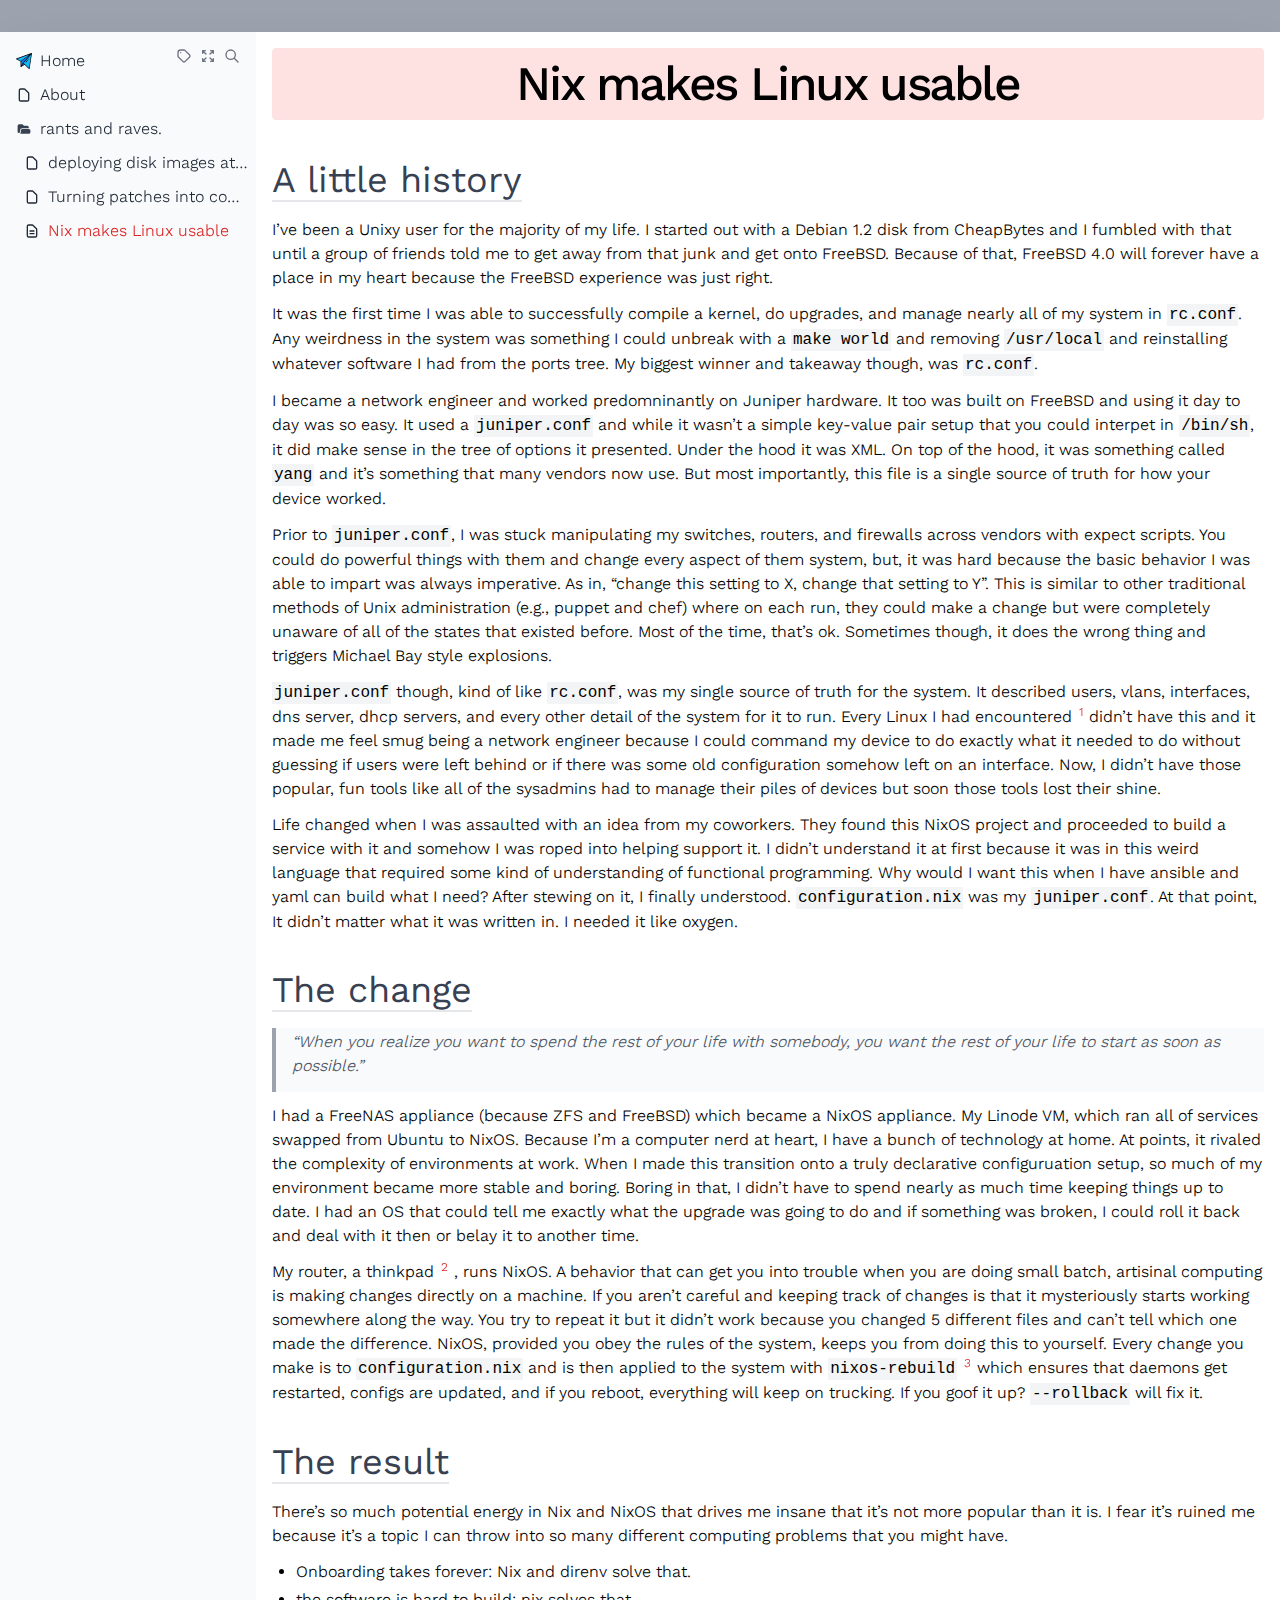
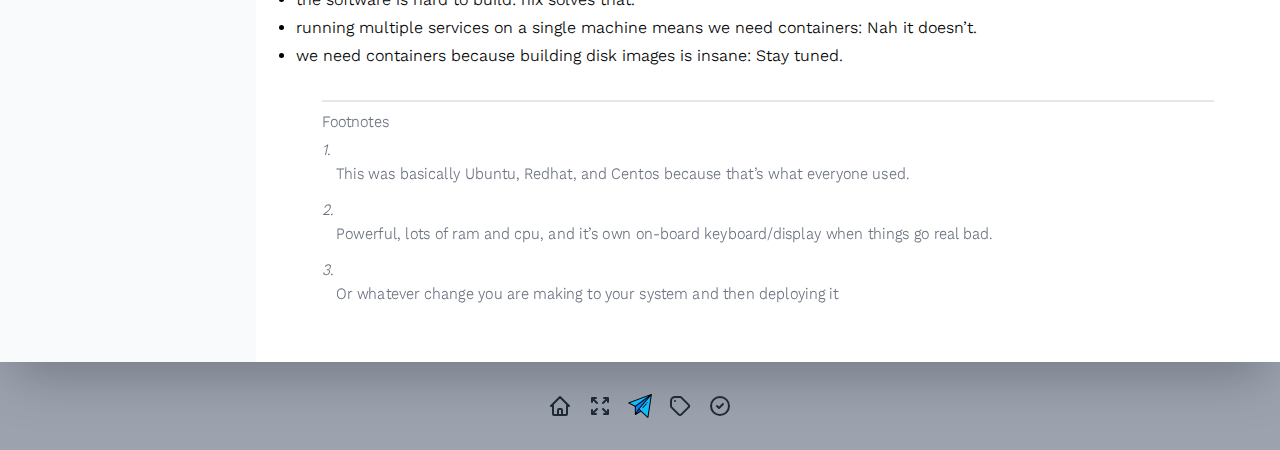
<file: blog/why-nix.html>
<!DOCTYPE html>
<html lang='en'>

<head>
  <meta charset='UTF-8' />
  <meta name='viewport' content='width=device-width, initial-scale=1' />
  <title>
    Nix makes Linux usable – casey notes
  </title>
  
    
      <meta property='og:description' content='I’ve been a Unixy user for the majority of my life. I started out with a Debian 1.2 disk from CheapBytes and I fumbled with that until a group of friends told me to get away from that junk and get onto FreeBSD. Because of that, FreeBSD 4.0 will forever have a place in my heart because the FreeBSD experience was just right.' />
      <meta property='og:site_name' content='casey notes' />
      <meta property='og:image' content />
      <meta property='og:type' content='website' />
      <meta property='og:title' content='Nix makes Linux usable' />
    
    
      <base href='/' />
      <link href='favicon.svg' rel='icon' />
    
    <meta name='generator' content='Emanote' />

  
  <link href='tailwind.css?instanceId=8c9457f7-4874-4998-8e2d-1bd04f7c6306' rel='stylesheet' type='text/css' />

  <style>
    /* Heist error element */
    strong.error {
      color: lightcoral;
      font-size: 90%;
      font-family: monospace;
    }

    /* External link icon */
    a[data-linkicon=""]::after {
      content: ""
    }

    a[data-linkicon=none]::after {
      content: ""
    }

    a[data-linkicon="external"]::after {
      content: url('data:image/svg+xml,\
      <svg xmlns="http://www.w3.org/2000/svg" height="0.7em" viewBox="0 0 20 20"> \
        <g style="stroke:gray;stroke-width:1"> \
          <line x1="5" y1="5" x2="5" y2="14" /> \
          <line x1="14" y1="9" x2="14" y2="14" /> \
          <line x1="5" y1="14" x2="14" y2="14" /> \
          <line x1="5" y1="5" x2="9" y2="5"  /> \
          <line x1="10" y1="2" x2="17" y2="2"  /> \
          <line x1="17" y1="2" x2="17" y2="9" /> \
          <line x1="10" y1="9" x2="17" y2="2" style="stroke-width:1.0" /> \
        </g> \
      </svg>');
    }

    a[data-linkicon="external"][href^="mailto:"]::after {
      content: url('data:image/svg+xml,\
        <svg \
          xmlns="http://www.w3.org/2000/svg" \
          height="0.7em" \
          fill="none" \
          viewBox="0 0 24 24" \
          stroke="gray" \
          stroke-width="2"> \
          <path \
            stroke-linecap="round" \
            stroke-linejoin="round" \
            d="M3 8l7.89 5.26a2 2 0 002.22 0L21 8M5 19h14a2 2 0 002-2V7a2 2 0 00-2-2H5a2 2 0 00-2 2v10a2 2 0 002 2z" /> \
        </svg>');
    }
  </style>
  <!-- What goes in this file will appear on near the end of <head>--><link rel='preload' href='_emanote-static/fonts/Work_Sans/WorkSans-VariableFont_wght.ttf' as='font' type='font/ttf' crossorigin />

<style>
  @font-face {
    font-family: 'WorkSans';
    /* FIXME: This ought to be: ${ema:emanoteStaticLayerUrl}/fonts/Work_Sans/WorkSans-VariableFont_wght.ttf */
    src: url(_emanote-static/fonts/Work_Sans/WorkSans-VariableFont_wght.ttf) format("truetype");
    font-display: swap;
  }

  body {
    font-family: 'WorkSans', sans-serif;
    font-variation-settings: 'wght' 350;
  }

  a.mavenLinkBold {
    font-variation-settings: 'wght' 400;
  }

  strong {
    font-variation-settings: 'wght' 500;
  }

  h1,
  h2,
  h3,
  h4,
  h5,
  h6,
  header,
  .header-font {
    font-family: 'WorkSans', sans-serif;
  }

  h1 {
    font-variation-settings: 'wght' 500;
  }

  h2 {
    font-variation-settings: 'wght' 400;
  }

  h3 {
    font-variation-settings: 'wght' 300;
  }
</style>


  
  <link rel='stylesheet' href='_emanote-static/stork/flat.css' />
<!-- Custom Stork-search styling for Emanote -->
<style>
  #stork-search-container {
    z-index: 1000;
    background-color: rgb(15 23 42/.8);
  }

  .stork-overflow-hidden-important {
    overflow: hidden !important;
  }
</style>


<script src='_emanote-static/stork/stork.js'></script>

  
    <script id='emanote-stork' data-emanote-base-url='/'>
      window.emanote = {};
      window.emanote.stork = {
        searchShown: false,
        indexIsStale: false,
        toggleSearch: function () {
          window.emanote.stork.refreshIndex();
          document.getElementById('stork-search-container').classList.toggle('hidden');
          window.emanote.stork.searchShown = document.body.classList.toggle('stork-overflow-hidden-important');
          if (window.emanote.stork.searchShown) {
            document.getElementById('stork-search-input').focus();
          }
        },
        clearSearch: function () {
          document.getElementById('stork-search-container').classList.add('hidden');
          document.body.classList.remove('stork-overflow-hidden-important');
          window.emanote.stork.searchShown = false;
        },

        getBaseUrl: function () {
          const baseUrl = document.getElementById("emanote-stork").getAttribute('data-emanote-base-url') || '/';
          return baseUrl;
        },

        registerIndex: function (options) {
          const indexName = 'emanote-search'; // used to match input[data-stork] attribute value
          const indexUrl = window.emanote.stork.getBaseUrl() + '-/stork.st';
          stork.register(
            indexName,
            indexUrl,
            options);
        },

        init: function () {
          if (document.readyState !== 'complete') {
            window.addEventListener('load', function () {
              stork.initialize(window.emanote.stork.getBaseUrl() + '_emanote-static/stork/stork.wasm');
              window.emanote.stork.registerIndex();
            });

            document.addEventListener('keydown', event => {
              if (window.emanote.stork.searchShown && event.key === 'Escape') {
                window.emanote.stork.clearSearch();
                event.preventDefault();
              } else if ((event.key == 'k' || event.key == 'K') && (event.ctrlKey || event.metaKey)) {
                window.emanote.stork.toggleSearch();
                event.preventDefault();
              }
            });
          } else {
            // This section is called during Ema's hot reload.
            // 
            // Mark the current index as stale, and refresh it *only when* the
            // user actually invokes search.
            // 
            // We do not refresh the index *right away*, as that will cause
            // memory leaks in the browser. See
            // https://github.com/srid/emanote/issues/411#issuecomment-1402056235
            console.log("stork: Marking index as stale");
            window.emanote.stork.markIndexAsStale();
          }
        },

        markIndexAsStale: function () {
          window.emanote.stork.indexIsStale = true;
        },

        refreshIndex: function () {
          if (window.emanote.stork.indexIsStale) {
            console.log("stork: Reloading index");
            window.emanote.stork.indexIsStale = false;
            // NOTE: This will leak memory. See the comment above.
            window.emanote.stork.registerIndex({ forceOverwrite: true });
          }
        }

      };

      window.emanote.stork.init();
    </script>
  

</head>

<!-- DoNotFormat -->



<!-- DoNotFormat -->

<body class='bg-gray-400 overflow-y-scroll'>
  
    <div class='container mx-auto'>

      <nav id='breadcrumbs' class='w-full text-gray-700 md:hidden'>
  <div class='flex justify-left'>
    <div class='w-full px-2 py-2 bg-gray-50'>
      <ul class='flex flex-wrap text-lg'>
        <li class='inline-flex items-center'>
          
            
              <img style='width: 1rem;' src='favicon.svg' />
            
          
        </li>
        
          
            <li class='inline-flex items-center'>
              <a class='px-1 font-bold' href=''>
                Lazeministrator’s tool kit
              </a>
              <svg fill='currentColor' viewBox='0 0 20 20' class='w-auto h-5 text-gray-400'>
                <path fill-rule='evenodd' d='M7.293 14.707a1 1 0 010-1.414L10.586 10 7.293 6.707a1 1 0 011.414-1.414l4 4a1 1 0 010 1.414l-4 4a1 1 0 01-1.414 0z' clip-rule='evenodd'></path>
              </svg>
            </li>
          
            <li class='inline-flex items-center'>
              <a class='px-1 font-bold' href='blog.html'>
                rants and raves.
              </a>
              <svg fill='currentColor' viewBox='0 0 20 20' class='w-auto h-5 text-gray-400'>
                <path fill-rule='evenodd' d='M7.293 14.707a1 1 0 010-1.414L10.586 10 7.293 6.707a1 1 0 011.414-1.414l4 4a1 1 0 010 1.414l-4 4a1 1 0 01-1.414 0z' clip-rule='evenodd'></path>
              </svg>
            </li>
          
        
      </ul>
    </div>
    <button class='inline px-2 py-1 bg-gray-50 outline-none cursor-pointer focus:outline-none' title='Search (Ctrl+K)' type='button' onclick='window.emanote.stork.toggleSearch()'>
      <svg xmlns='http://www.w3.org/2000/svg' style='width: 1rem;' class='hover:text-red-700' f
 fill='none' viewBox='0 0 24 24' stroke='currentColor' stroke-width='2'>
  <path stroke-linecap='round' stroke-linejoin='round' d='M21 21l-6-6m2-5a7 7 0 11-14 0 7 7 0 0114 0z'></path>
</svg>
    </button>
    <button class='inline px-2 py-1 text-white bg-red-600 outline-none cursor-pointer focus:outline-none' title='Toggle sidebar' type='button' onclick="toggleHidden('sidebar')">
      <svg xmlns='http://www.w3.org/2000/svg' class='w-4' fill='none' viewBox='0 0 24 24' stroke='currentColor'>
        <path stroke-linecap='round' stroke-linejoin='round' stroke-width='2' d='M4 6h16M4 12h16M4 18h16'></path>
      </svg>
    </button>
    <script>
      function toggleHidden(elemId) {
        document.getElementById(elemId).classList.toggle("hidden");
      }
    </script>
  </div>
</nav>

      <div id='container' class='flex flex-nowrap flex-col md:flex-row bg-gray-50 md:mt-8 md:shadow-2xl md:mb-8'>
        <!-- Sidebar column -->
        <nav id='sidebar' class='flex-shrink hidden leading-relaxed md:block md:sticky md:top-0 md:h-full md:w-48 xl:w-64'>
          <div class='px-2 py-2 text-gray-800'>
            <div id='indexing-links' class='flex flex-row float-right p-2 space-x-2 text-gray-500'>
              <a href='-/tags.html' title='View tags'>
                <svg style='width: 1rem;' class='hover:text-red-700' fill='none' stroke='currentColor' viewBox='0 0 24 24' xmlns='http://www.w3.org/2000/svg'>
                  <path stroke-linecap='round' stroke-linejoin='round' stroke-width='2' d='M7 7h.01M7 3h5c.512 0 1.024.195 1.414.586l7 7a2 2 0 010 2.828l-7 7a2 2 0 01-2.828 0l-7-7A1.994 1.994 0 013 12V7a4 4 0 014-4z'>
                  </path>
                </svg>
              </a>
              <a href='-/all.html' title='Expand full tree'>
                <svg style='width: 1rem;' class='hover:text-red-700' fill='none' stroke='currentColor' viewBox='0 0 24 24' xmlns='http://www.w3.org/2000/svg'>
                  <path stroke-linecap='round' stroke-linejoin='round' stroke-width='2' d='M4 8V4m0 0h4M4 4l5 5m11-1V4m0 0h-4m4 0l-5 5M4 16v4m0 0h4m-4 0l5-5m11 5l-5-5m5 5v-4m0 4h-4'>
                  </path>
                </svg>
              </a>
              <a title='Search (Ctrl+K)' class='cursor-pointer' onclick='window.emanote.stork.toggleSearch()'>
                <svg xmlns='http://www.w3.org/2000/svg' style='width: 1rem;' class='hover:text-red-700' f
 fill='none' viewBox='0 0 24 24' stroke='currentColor' stroke-width='2'>
  <path stroke-linecap='round' stroke-linejoin='round' d='M21 21l-6-6m2-5a7 7 0 11-14 0 7 7 0 0114 0z'></path>
</svg>
              </a>
            </div>

            <div id='site-logo' class='pl-2'>
              <div class='flex items-center my-2 space-x-2 justify-left'>
                <a href='' title='Go to Home'>
                  
                    
                      <!-- The style width attribute here is to prevent huge
                      icon from displaying at those rare occasions when Tailwind
                      hasn't kicked in immediately on page load 
                      -->
                      <img style='width: 1rem;' class='transition transform hover:scale-110 hover:opacity-80' src='favicon.svg' />
                    
                  
                </a>
                <a class='font-bold truncate' title='Go to Home' href=''>
                  Home
                </a>
              </div>
            </div>

            
              <!-- Variable bindings for this tree-->
  
    
      
    
    



  


<!-- Rendering of this tree -->
<div class='pl-2'>
  <!-- Node's rootLabel-->
  <div class='flex items-center my-2 space-x-2 justify-left'>
    
    
      <svg class='w-4 h-4 flex-shrink-0 inline' fill='none' stroke='currentColor' viewBox='0 0 24 24' xmlns='http://www.w3.org/2000/svg'>
        <path stroke-linecap='round' stroke-linejoin='round' stroke-width='2' d='M7 21h10a2 2 0 002-2V9.414a1 1 0 00-.293-.707l-5.414-5.414A1 1 0 0012.586 3H7a2 2 0 00-2 2v14a2 2 0 002 2z'>
        </path>
      </svg>
    
  
    <a class='hover:underline truncate' title='About' href='about.html'>
      About
    </a>
    
      
  </div>

  <!-- Node's children forest, displayed only on active trees
    TODO: Use <details> to toggle visibility?
  -->
  
    
  
</div>
            
              <!-- Variable bindings for this tree-->
  
    
      
      
    



  
  

<!-- Rendering of this tree -->
<div class='pl-2'>
  <!-- Node's rootLabel-->
  <div class='flex items-center my-2 space-x-2 justify-left'>
    
    
      <svg xmlns='http://www.w3.org/2000/svg' class='w-4 h-4 flex-shrink-0 inline text-gray-700' viewBox='0 0 20 20' fill='currentColor'>
        <path fill-rule='evenodd' d='M2 6a2 2 0 012-2h4l2 2h4a2 2 0 012 2v1H8a3 3 0 00-3 3v1.5a1.5 1.5 0 01-3 0V6z' clip-rule='evenodd'></path>
        <path d='M6 12a2 2 0 012-2h8a2 2 0 012 2v2a2 2 0 01-2 2H2h2a2 2 0 002-2v-2z'></path>
      </svg>
      
  
    <a class='font-bold hover:underline truncate' title='rants and raves.' href='blog.html'>
      rants and raves.
    </a>
    
      
  </div>

  <!-- Node's children forest, displayed only on active trees
    TODO: Use <details> to toggle visibility?
  -->
  
    
      <!-- Variable bindings for this tree-->
  
    
      
    
    



  


<!-- Rendering of this tree -->
<div class='pl-2'>
  <!-- Node's rootLabel-->
  <div class='flex items-center my-2 space-x-2 justify-left'>
    
    
      <svg class='w-4 h-4 flex-shrink-0 inline' fill='none' stroke='currentColor' viewBox='0 0 24 24' xmlns='http://www.w3.org/2000/svg'>
        <path stroke-linecap='round' stroke-linejoin='round' stroke-width='2' d='M7 21h10a2 2 0 002-2V9.414a1 1 0 00-.293-.707l-5.414-5.414A1 1 0 0012.586 3H7a2 2 0 00-2 2v14a2 2 0 002 2z'>
        </path>
      </svg>
    
  
    <a class='hover:underline truncate' title='deploying disk images at speed' href='blog/nix-images-at-speed.html'>
      deploying disk images at speed
    </a>
    
      
  </div>

  <!-- Node's children forest, displayed only on active trees
    TODO: Use <details> to toggle visibility?
  -->
  
    
  
</div>
    
      <!-- Variable bindings for this tree-->
  
    
      
    
    



  


<!-- Rendering of this tree -->
<div class='pl-2'>
  <!-- Node's rootLabel-->
  <div class='flex items-center my-2 space-x-2 justify-left'>
    
    
      <svg class='w-4 h-4 flex-shrink-0 inline' fill='none' stroke='currentColor' viewBox='0 0 24 24' xmlns='http://www.w3.org/2000/svg'>
        <path stroke-linecap='round' stroke-linejoin='round' stroke-width='2' d='M7 21h10a2 2 0 002-2V9.414a1 1 0 00-.293-.707l-5.414-5.414A1 1 0 0012.586 3H7a2 2 0 00-2 2v14a2 2 0 002 2z'>
        </path>
      </svg>
    
  
    <a class='hover:underline truncate' title='Turning patches into configuration' href='blog/patches-into-configuration.html'>
      Turning patches into configuration
    </a>
    
      
  </div>

  <!-- Node's children forest, displayed only on active trees
    TODO: Use <details> to toggle visibility?
  -->
  
    
  
</div>
    
      <!-- Variable bindings for this tree-->
  
  


  


<!-- Rendering of this tree -->
<div class='pl-2'>
  <!-- Node's rootLabel-->
  <div class='flex items-center my-2 space-x-2 justify-left'>
    
    
      <svg class='w-4 h-4 flex-shrink-0 inline' fill='none' stroke='currentColor' viewBox='0 0 24 24' xmlns='http://www.w3.org/2000/svg'>
        <path stroke-linecap='round' stroke-linejoin='round' stroke-width='2' d='M9 12h6m-6 4h6m2 5H7a2 2 0 01-2-2V5a2 2 0 012-2h5.586a1 1 0 01.707.293l5.414 5.414a1 1 0 01.293.707V19a2 2 0 01-2 2z'>
        </path>
      </svg>
      
  
    <a class='font-bold text-red-600 hover:underline truncate' title='Nix makes Linux usable' href='blog/why-nix.html'>
      Nix makes Linux usable
    </a>
    
      
  </div>

  <!-- Node's children forest, displayed only on active trees
    TODO: Use <details> to toggle visibility?
  -->
  
    
  
</div>
    
  
</div>
            

          </div>
        </nav>

        <!-- Main body column -->
        <div class='flex-1 w-full overflow-x-auto bg-white'>
          <main class='px-4 py-4'>
            <h1 class='flex items-end justify-center mb-4 p-3 bg-red-100 text-5xl font-extrabold text-black rounded'>
  <a class='z-40 tracking-tighter '>
    Nix makes Linux usable
  </a>
</h1>
            <article class='overflow-auto'>
  <!-- What goes in this file will appear on top of note body-->
  <h2 id='a-little-history' class='inline-block mt-6 mb-4 text-4xl font-bold text-gray-700 border-b-2'>A little history</h2>
    <p class='mb-3'>
      I’ve been a Unixy user for the majority of my life. I started out with a Debian 1.2 disk from CheapBytes and I fumbled with that until a group of friends told me to get away from that junk and get onto FreeBSD. Because of that, FreeBSD 4.0 will forever have a place in my heart because the FreeBSD experience was just right.
    </p>
  
    <p class='mb-3'>
      It was the first time I was able to successfully compile a kernel, do upgrades, and manage nearly all of my system in <code class='py-0.5 px-0.5 bg-gray-100'>rc.conf</code>. Any weirdness in the system was something I could unbreak with a <code class='py-0.5 px-0.5 bg-gray-100'>make world</code> and removing <code class='py-0.5 px-0.5 bg-gray-100'>/usr/local</code> and reinstalling whatever software I had from the ports tree. My biggest winner and takeaway though, was <code class='py-0.5 px-0.5 bg-gray-100'>rc.conf</code>.
    </p>
  
    <p class='mb-3'>
      I became a network engineer and worked predomninantly on Juniper hardware. It too was built on FreeBSD and using it day to day was so easy. It used a <code class='py-0.5 px-0.5 bg-gray-100'>juniper.conf</code> and while it wasn’t a simple key-value pair setup that you could interpet in <code class='py-0.5 px-0.5 bg-gray-100'>/bin/sh</code>, it did make sense in the tree of options it presented. Under the hood it was XML. On top of the hood, it was something called <code class='py-0.5 px-0.5 bg-gray-100'>yang</code> and it’s something that many vendors now use. But most importantly, this file is a single source of truth for how your device worked.
    </p>
  
    <p class='mb-3'>
      Prior to <code class='py-0.5 px-0.5 bg-gray-100'>juniper.conf</code>, I was stuck manipulating my switches, routers, and firewalls across vendors with expect scripts. You could do powerful things with them and change every aspect of them system, but, it was hard because the basic behavior I was able to impart was always imperative. As in, “change this setting to X, change that setting to Y”. This is similar to other traditional methods of Unix administration (e.g., puppet and chef) where on each run, they could make a change but were completely unaware of all of the states that existed before. Most of the time, that’s ok. Sometimes though, it does the wrong thing and triggers Michael Bay style explosions.
    </p>
  
    <p class='mb-3'>
      <code class='py-0.5 px-0.5 bg-gray-100'>juniper.conf</code> though, kind of like <code class='py-0.5 px-0.5 bg-gray-100'>rc.conf</code>, was my single source of truth for the system. It described users, vlans, interfaces, dns server, dhcp servers, and every other detail of the system for it to run. Every Linux I had encountered
    <sup class='px-0.5'>
      <a class='text-red-600 hover:underline' href='blog/why-nix.html#fn1'>
        1
      </a>
    </sup>
   didn’t have this and it made me feel smug being a network engineer because I could command my device to do exactly what it needed to do without guessing if users were left behind or if there was some old configuration somehow left on an interface. Now, I didn’t have those popular, fun tools like all of the sysadmins had to manage their piles of devices but soon those tools lost their shine.
    </p>
  
    <p class='mb-3'>
      Life changed when I was assaulted with an idea from my coworkers. They found this NixOS project and proceeded to build a service with it and somehow I was roped into helping support it. I didn’t understand it at first because it was in this weird language that required some kind of understanding of functional programming. Why would I want this when I have ansible and yaml can build what I need? After stewing on it, I finally understood. <code class='py-0.5 px-0.5 bg-gray-100'>configuration.nix</code> was my <code class='py-0.5 px-0.5 bg-gray-100'>juniper.conf</code>. At that point, It didn’t matter what it was written in. I needed it like oxygen.
    </p>
  <h2 id='the-change' class='inline-block mt-6 mb-4 text-4xl font-bold text-gray-700 border-b-2'>The change</h2>
    <blockquote class='py-0.5 px-4 mb-3 italic border-l-4 bg-gray-50 text-gray-600 border-gray-400 quote'>
      
    <p class='mb-3'>
      “When you realize you want to spend the rest of your life with somebody, you want the rest of your life to start as soon as possible.”
    </p>
  
    </blockquote>
  
    <p class='mb-3'>
      I had a FreeNAS appliance (because ZFS and FreeBSD) which became a NixOS appliance. My Linode VM, which ran all of services swapped from Ubuntu to NixOS. Because I’m a computer nerd at heart, I have a bunch of technology at home. At points, it rivaled the complexity of environments at work. When I made this transition onto a truly declarative configuruation setup, so much of my environment became more stable and boring. Boring in that, I didn’t have to spend nearly as much time keeping things up to date. I had an OS that could tell me exactly what the upgrade was going to do and if something was broken, I could roll it back and deal with it then or belay it to another time.
    </p>
  
    <p class='mb-3'>
      My router, a thinkpad
    <sup class='px-0.5'>
      <a class='text-red-600 hover:underline' href='blog/why-nix.html#fn2'>
        2
      </a>
    </sup>
  , runs NixOS. A behavior that can get you into trouble when you are doing small batch, artisinal computing is making changes directly on a machine. If you aren’t careful and keeping track of changes is that it mysteriously starts working somewhere along the way. You try to repeat it but it didn’t work because you changed 5 different files and can’t tell which one made the difference. NixOS, provided you obey the rules of the system, keeps you from doing this to yourself. Every change you make is to <code class='py-0.5 px-0.5 bg-gray-100'>configuration.nix</code> and is then applied to the system with <code class='py-0.5 px-0.5 bg-gray-100'>nixos-rebuild</code>
    <sup class='px-0.5'>
      <a class='text-red-600 hover:underline' href='blog/why-nix.html#fn3'>
        3
      </a>
    </sup>
   which ensures that daemons get restarted, configs are updated, and if you reboot, everything will keep on trucking. If you goof it up? <code class='py-0.5 px-0.5 bg-gray-100'>--rollback</code> will fix it.
    </p>
  <h2 id='the-result' class='inline-block mt-6 mb-4 text-4xl font-bold text-gray-700 border-b-2'>The result</h2>
    <p class='mb-3'>
      There’s so much potential energy in Nix and NixOS that drives me insane that it’s not more popular than it is. I fear it’s ruined me because it’s a topic I can throw into so many different computing problems that you might have.
    </p>
  
    <ul class='my-3 ml-6 space-y-1 list-disc'>
      
        <li>
          Onboarding takes forever: Nix and direnv solve that.
        </li>
      
        <li>
          the software is hard to build: nix solves that.
        </li>
      
        <li>
          running multiple services on a single machine means we need containers: Nah it doesn’t.
        </li>
      
        <li>
          we need containers because building disk images is insane: Stay tuned.
        </li>
      
    </ul>
  
    <div title='Footnotes' class='pt-2 mt-8 space-y-1 text-gray-500 transform scale-x-90 border-t-2'>
      <header class='font-semibold'>Footnotes</header>
      
        <div id='fn1'>
          <header class='italic'>
            1.
          </header>
          <div class='inline-block mb-2 ml-4'>
            This was basically Ubuntu, Redhat, and Centos because that’s what everyone used.
          </div>
        </div>
      
        <div id='fn2'>
          <header class='italic'>
            2.
          </header>
          <div class='inline-block mb-2 ml-4'>
            Powerful, lots of ram and cpu, and it’s own on-board keyboard/display when things go real bad.
          </div>
        </div>
      
        <div id='fn3'>
          <header class='italic'>
            3.
          </header>
          <div class='inline-block mb-2 ml-4'>
            Or whatever change you are making to your system and then deploying it
          </div>
        </div>
      
    </div>
  

  <!-- What goes in this file will appear below the note body-->
</article>
            <div class='flex flex-col lg:flex-row lg:space-x-2'>
              
              
            </div>
            
  <section class='flex flex-wrap items-end justify-center my-4 space-x-2 space-y-2 font-mono text-sm'>
    
  </section>

            <!-- What goes in this file will at the very end of the main div -->
          </main>
        </div>
      </div>
      <footer class='flex items-center justify-center mt-2 mb-8 space-x-4 text-center text-gray-800'>
  
  <div>
    <a href='' title='Go to Home page'>
      <svg xmlns='http://www.w3.org/2000/svg' class='w-6 h-6 hover:text-red-700' fill='none' viewBox='0 0 24 24' stroke='currentColor'>
        <path stroke-linecap='round' stroke-linejoin='round' stroke-width='2' d='M3 12l2-2m0 0l7-7 7 7M5 10v10a1 1 0 001 1h3m10-11l2 2m-2-2v10a1 1 0 01-1 1h-3m-6 0a1 1 0 001-1v-4a1 1 0 011-1h2a1 1 0 011 1v4a1 1 0 001 1m-6 0h6'></path>
      </svg>
    </a>
  </div>
  <div>
    <a href='-/all.html' title='View Index'>
      <svg class='w-6 h-6 hover:text-red-700' fill='none' stroke='currentColor' viewBox='0 0 24 24' xmlns='http://www.w3.org/2000/svg'>
        <path stroke-linecap='round' stroke-linejoin='round' stroke-width='2' d='M4 8V4m0 0h4M4 4l5 5m11-1V4m0 0h-4m4 0l-5 5M4 16v4m0 0h4m-4 0l5-5m11 5l-5-5m5 5v-4m0 4h-4'>
        </path>
      </svg>
    </a>
  </div>
  <div>
    <a href='https://emanote.srid.ca' target='_blank' title='Generated by Emanote 1.0.3.5'>
      <img class='w-6 h-6 hover:text-red-700' src='_emanote-static/emanote-logo.svg' />
    </a>
  </div>
  <div>
    <a href='-/tags.html' title='View tags'>
      <svg class='w-6 h-6 hover:text-red-700' fill='none' stroke='currentColor' viewBox='0 0 24 24' xmlns='http://www.w3.org/2000/svg'>
        <path stroke-linecap='round' stroke-linejoin='round' stroke-width='2' d='M7 7h.01M7 3h5c.512 0 1.024.195 1.414.586l7 7a2 2 0 010 2.828l-7 7a2 2 0 01-2.828 0l-7-7A1.994 1.994 0 013 12V7a4 4 0 014-4z'>
        </path>
      </svg>
    </a>
  </div>
  <div>
    <a href='-/tasks.html' title='View tasks'>
      <svg xmlns='http://www.w3.org/2000/svg' class='w-6 h-6 hover:text-red-700' fill='none' viewBox='0 0 24 24' stroke='currentColor'>
        <path stroke-linecap='round' stroke-linejoin='round' stroke-width='2' d='M9 12l2 2 4-4m6 2a9 9 0 11-18 0 9 9 0 0118 0z'></path>
      </svg>
    </a>
  </div>
</footer>
    </div>
  
  <div id='stork-search-container' class='hidden fixed w-screen h-screen inset-0 backdrop-filter backdrop-blur-sm'>
  <div class='fixed w-screen h-screen inset-0' onclick='window.emanote.stork.toggleSearch()'></div>

  <div class='container mx-auto p-10 mt-10'>
    <div class='stork-wrapper-flat container mx-auto'>
      <input id='stork-search-input' data-stork='emanote-search' class='stork-input' placeholder='Search (Ctrl+K) ...' />
      <div data-stork='emanote-search-output' class='stork-output'></div>
    </div>
  </div>
</div>
  
    
  
</body>

</html>
</file>
<file: _emanote-static/stork/flat.css>
.stork-wrapper-flat {
  position: relative;
  font-family: inherit;
  box-sizing: border-box;
  font-size: 1em;

  --stork-blue-2: #a5d8ff;
  --stork-blue-3: #74c0fc;
  --stork-blue-4: #4dabf7;
  --stork-blue-5: #339af0;
  --stork-blue-7: #1c7ed6;
  --stork-gray-8: #343a40;
  --stork-gray-9: #212529;
  --stork-yellow-2: #ffec99;

  --stork-border-color: hsl(0, 0%, 80%);
  --stork-background-color: hsla(0, 0%, 97%);
  --stork-text-color: var(--stork-gray-9);

  --stork-input-height: 2.4em;
}

.stork-wrapper-flat *,
.stork-wrapper-flat *:before,
.stork-wrapper-flat *:after {
  box-sizing: border-box;
}

.stork-wrapper-flat .stork-input {
  width: 100%;
  height: var(--stork-input-height);
  font-size: 1em;
  padding: 0.4em 0.8em;
  position: relative;
  border: 2px solid var(--stork-border-color);
  border-radius: calc(var(--stork-input-height) / 2);
  background-color: var(--stork-background-color);
  color: var(--stork-text-color);
  font-family: inherit;
}

.stork-wrapper-flat .stork-input:focus {
  outline: none;
}

.stork-wrapper-flat .stork-progress {
  position: absolute;
  display: block;
  content: "";
  bottom: 1px;
  background-color: var(--stork-blue-5);
  box-shadow: 0 0 8px var(--stork-blue-4);
  height: 1px;
  transition: width 0.25s ease, opacity 0.4s ease 0.4s;
  margin-left: calc(var(--stork-input-height) / 2);
  max-width: calc(100% - var(--stork-input-height));
}

.stork-wrapper-flat .stork-output {
  position: absolute;
  width: 100%;
  margin-top: 0.5em;
  border-radius: 6px;
  display: flex;
  flex-direction: column;
  z-index: 100;
  color: var(--stork-text-color);
  font-weight: 400;
  font-family: inherit;
}

.stork-wrapper-flat .stork-attribution a:link,
.stork-wrapper-flat .stork-attribution a:visited {
  color: var(--stork-blue-7);
}

.stork-wrapper-flat .stork-output-visible {
  border: 2px solid var(--stork-border-color);
  background: var(--stork-background-color);
}

.stork-wrapper-flat .stork-message {
  width: 100%;
  padding: 0.5em 1em;
  color: var(--stork-text-color);
}

.stork-wrapper-flat .stork-attribution {
  width: 100%;
  padding: 0.5em 1em;
  font-size: 0.8em;
  color: var(--stork-text-color);
}

.stork-wrapper-flat .stork-results {
  margin: 0;
  padding: 0;
  width: 100%;
  list-style-type: none;
  max-height: 25em;
  overflow-y: scroll;
  border-top: 1px solid var(--stork-border-color);
  border-bottom: 1px solid var(--stork-border-color);
}

.stork-wrapper-flat .stork-result:not(:last-child) {
  border-bottom: 1px solid var(--stork-border-color);
}

.stork-wrapper-flat .stork-result.selected {
  background: var(--stork-blue-2);
}

.stork-wrapper-flat .stork-result a:link {
  padding: 1em;
  display: block;
  color: currentcolor;
  text-decoration: none;
}

.stork-wrapper-flat .stork-result p {
  margin: 0;
}

.stork-wrapper-flat .stork-title {
  font-weight: bold;
  font-size: 0.95em;
  margin: 0;
  color: var(--stork-text-color);

  /* Flexbox container for the title and the score, when debugging */
  display: flex;
  justify-content: space-between;
}

.stork-wrapper-flat .stork-excerpt-container {
  margin-top: 0.75em;
}

.stork-wrapper-flat .stork-excerpt {
  font-size: 0.8em;
  line-height: 1;
  margin: 0;
  color: var(--stork-gray-8);

  /* Flexbox container for the title and the score, when debugging */
  display: flex;
  justify-content: space-between;
}

.stork-wrapper-flat .stork-excerpt:not(:last-of-type) {
  margin-bottom: 0.6em;
}

.stork-wrapper-flat .stork-highlight {
  background-color: var(--stork-yellow-2);
  padding: 0 0.1em;
}

.stork-wrapper-flat .stork-error {
  outline: 2px solid #c92a2a;
}

.stork-wrapper-flat .stork-close-button {
  position: absolute;
  right: 0;
  margin: 0.5em 0.5em;
  height: 1.4em;
  width: 1.4em;
  padding: 0px;
  background: hsl(0, 0%, 85%);
  border: 1px solid hsla(0, 0%, 70%);
  font-size: 1em;
  color: hsl(0, 0%, 50%);
  border-radius: 50%;
  line-height: 1;
}

.stork-wrapper-flat .stork-close-button svg {
  width: 11px;
  height: 11px;
}

.stork-wrapper-flat .stork-close-button:hover {
  background: hsla(0, 0%, 78%);
  cursor: pointer;
}

.stork-wrapper-flat .stork-close-button:active {
  background: hsla(0, 0%, 65%);
}
</file>
